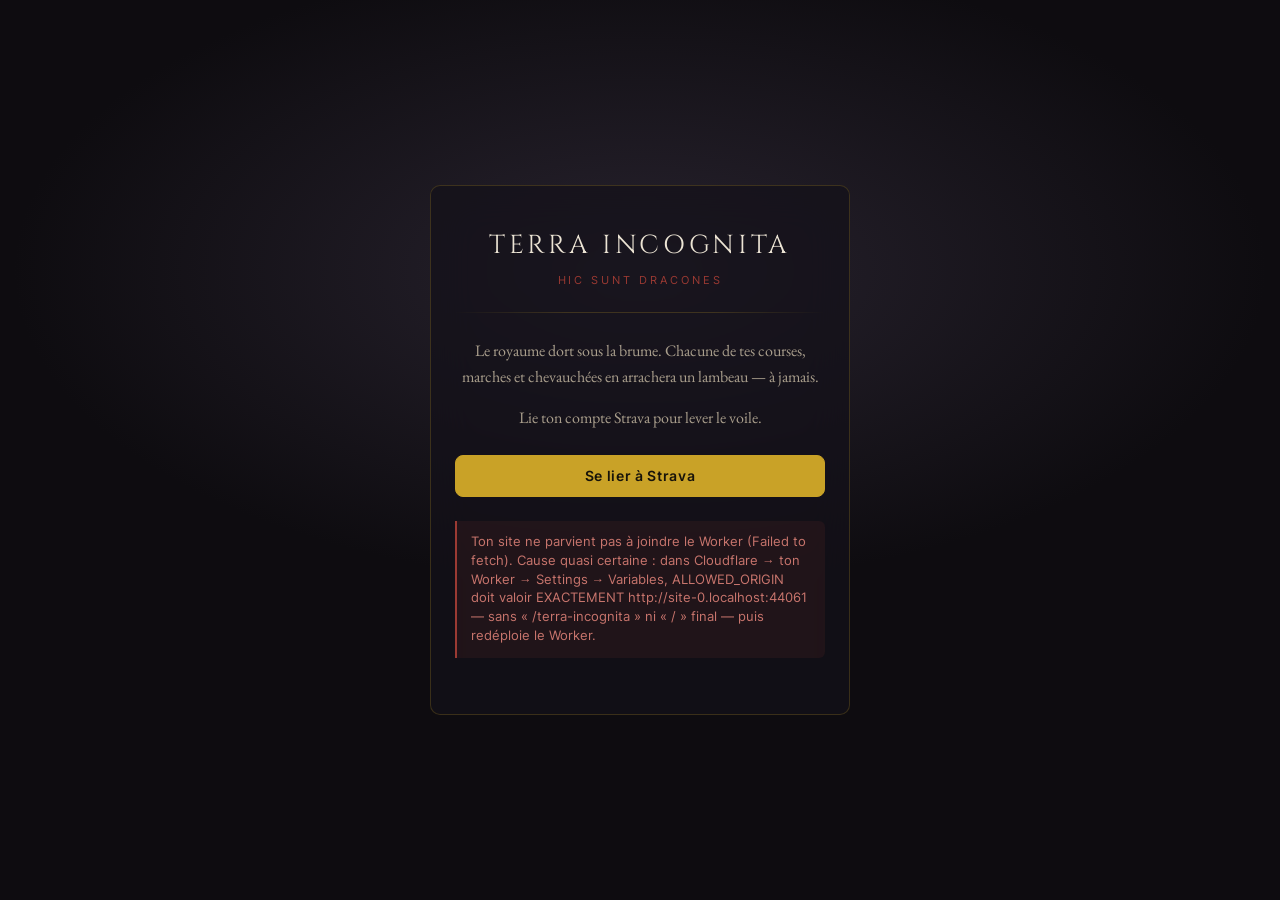
<file: index.html>
<!DOCTYPE html>
<html lang="fr">
<head>
  <meta charset="UTF-8">
  <meta name="viewport" content="width=device-width, initial-scale=1, viewport-fit=cover, user-scalable=no">
  <meta name="theme-color" content="#0E0C10">
  <title>Terra Incognita</title>
  <link rel="stylesheet" href="maplibre-gl.css">
  <link rel="stylesheet" href="theme.css?v=20260821h">
  <link rel="stylesheet" href="map.css?v=20260821h">
  <link rel="stylesheet" href="panels.css?v=20260821h">
</head>
<body>

  <!-- Ouverture : le parchemin se déroule -->
  <div id="loading">
    <h1>TERRA&nbsp;INCOGNITA</h1>
    <div class="load-sub">CHRONIQUES D'UN ARPENTEUR</div>
    <p class="load-hint">La carte s'éveille</p>
  </div>

  <!-- Liaison Strava -->
  <div id="connect" class="hidden">
    <div class="ornate">
      <span class="coin-bas"></span>
      <h1>TERRA INCOGNITA</h1>
      <div class="devise">HIC SUNT DRACONES</div>
      <hr class="filet">
      <p>Le royaume dort sous la brume. Chacune de tes courses, marches
      et chevauchées en arrachera un lambeau — à jamais.</p>
      <p>Lie ton compte Strava pour lever le voile.</p>
      <button id="btn-connect" class="btn plein">Se lier à Strava</button>
      <p id="connect-diag" class="diag hidden"></p>
    </div>
  </div>

  <!-- Carte -->
  <div id="map"></div>
  <div id="paper"></div>
  <div id="vignette"></div>

  <!-- HUD haut -->
  <div id="hud-top">
    <div id="hud-niveau"><b id="seal-level">1</b><span>rang</span></div>
    <div id="hud-mid">
      <span id="hud-xp-text"><b>Explorateur</b><span id="hud-xp-val">0 / 150 XP</span></span>
      <div class="jauge"><div id="hud-xp-fill"></div><i></i></div>
    </div>
    <button id="hud-france-box" title="Changer de mesure">
      <span id="hud-france">0 %</span>
      <small id="hud-france-lib">France</small>
    </button>
  </div>

  <!-- Cartouche du département courant -->
  <div id="hud-dept" class="ornate hidden">
    <span class="coin-bas"></span>
    <div id="hud-dept-name">—</div>
    <div id="hud-dept-line">
      <span id="hud-dept-status">Terra Incognita</span> · <span id="hud-dept-pct">0 %</span>
    </div>
    <div class="jauge"><div id="hud-dept-fill"></div><i></i></div>
  </div>

  <!-- Rose des vents -->
  <!-- Afficher / masquer les hauts lieux sur la carte -->
  <button id="btn-poi-toggle" aria-pressed="true" title="Masquer les hauts lieux">
    <svg viewBox="0 0 24 24" aria-hidden="true">
      <path d="M12 21s7-6.3 7-11a7 7 0 10-14 0c0 4.7 7 11 7 11z"/>
      <circle cx="12" cy="10" r="2.6"/>
      <path class="barre" d="M4 20L20 4"/>
    </svg>
  </button>

  <svg id="compass" viewBox="0 0 76 76" aria-hidden="true">
    <circle cx="38" cy="38" r="35" fill="rgba(238,229,205,.42)" stroke="#3B2F23" stroke-width="1.1"/>
    <circle cx="38" cy="38" r="30.5" fill="none" stroke="#8B7355" stroke-width=".7"/>
    <circle cx="38" cy="38" r="27" fill="none" stroke="#8B7355" stroke-width=".4" stroke-dasharray="1 2.4"/>
    <g>
      <path d="M38 12 L34 34 L38 38 Z" fill="#a33b36"/><path d="M38 12 L42 34 L38 38 Z" fill="#6a2320"/>
      <path d="M38 64 L34 42 L38 38 Z" fill="#4a3b28"/><path d="M38 64 L42 42 L38 38 Z" fill="#2c2115"/>
      <path d="M12 38 L34 34 L38 38 L34 42 Z" fill="#3B2F23"/>
      <path d="M64 38 L42 34 L38 38 L42 42 Z" fill="#3B2F23"/>
      <path d="M20 20 L34 34 L38 38 L29 29 Z M56 20 L42 34 L38 38 L47 29 Z M20 56 L34 42 L38 38 L29 47 Z M56 56 L42 42 L38 38 L47 47 Z" fill="#B8934A"/>
      <path d="M38 12 L36 25 L38 27 L40 25 Z" fill="#E3B341" opacity=".7"/>
    </g>
    <circle cx="38" cy="38" r="2.6" fill="#B8934A" stroke="#3B2F23" stroke-width=".7"/>
    <text x="38" y="9.5" text-anchor="middle" font-size="8.5" fill="#3B2F23"
          font-family="Cinzel, serif" font-weight="700">N</text>
  </svg>

  <!-- Bandeau de synchronisation -->
  <div id="sync-banner"></div>

  <!-- Panneaux (l'onglet Carte n'ouvre aucun panneau : il les ferme tous) -->
  <section id="panel-codex" class="panel">
    <header><h2>Codex des lieux</h2>
      <button class="fermer" data-close>Fermer</button></header>
    <div class="contenu">
      <div id="codex-stats"></div>
      <div id="codex-filtres"></div>
      <div id="codex-grille"></div>
      <p class="empty" id="codex-vide">Les hauts lieux du royaume — forteresses, cimes,
      sanctuaires — apparaîtront ici à mesure que tes chevauchées passeront
      à moins de 150 m d'eux.</p>
    </div>
  </section>

  <section id="panel-journal" class="panel">
    <header><h2>Journal d'expédition</h2>
      <button class="fermer" data-close>Fermer</button></header>
    <div class="contenu"><div id="journal-list"></div></div>
  </section>

  <section id="panel-hautsfaits" class="panel">
    <header><h2>Hauts faits</h2>
      <button class="fermer" data-close>Fermer</button></header>
    <div class="contenu">
      <div id="domaine-bloc"></div>
      <div id="faits-stats"></div>
      <div id="faits-liste"></div>
    </div>
  </section>

  <section id="panel-reglages" class="panel">
    <header><h2>Réglages</h2>
      <button class="fermer" data-close>Fermer</button></header>
    <div class="contenu">
      <div class="reglage">
        <div class="lib">Synchroniser maintenant
          <small>Relève les nouvelles sorties Strava</small></div>
        <button id="btn-sync" class="btn plein">Synchroniser</button>
      </div>
      <div class="reglage">
        <div class="lib">Tracés haute précision
          <small>Un appel Strava par activité : plus fidèle, mais épuise le quota plus vite</small></div>
        <input type="checkbox" id="opt-hires">
      </div>
      <div class="reglage">
        <div class="lib">Repérer les hauts lieux
          <small id="poi-etat">Passe tes sorties au crible des forteresses, cimes et sanctuaires</small></div>
        <button id="btn-poiscan" class="btn secondaire">Repérer</button>
      </div>
      <div class="reglage">
        <div class="lib">Sauvegarde en ligne
          <small id="nuage-etat">Ton royaume est enregistré automatiquement</small></div>
        <button id="btn-nuage" class="btn secondaire">Sauvegarder</button>
      </div>
      <div class="reglage">
        <div class="lib">Récupérer le royaume
          <small>Recharge la dernière sauvegarde en ligne — utile sur un nouvel appareil</small></div>
        <button id="btn-nuage-lire" class="btn secondaire">Récupérer</button>
      </div>
      <div class="reglage">
        <div class="lib">Copie de secours
          <small>Un fichier sur ton appareil, en plus de la sauvegarde en ligne</small></div>
        <button id="btn-export" class="btn secondaire">Exporter</button>
      </div>
      <div class="reglage">
        <div class="lib">Restaurer depuis un fichier</div>
        <label class="btn secondaire">Importer<input type="file" id="file-import"
          accept="application/json" style="display:none"></label>
      </div>
      <div class="reglage">
        <div class="lib">Réimport complet
          <small>Efface la progression locale puis relit tout l'historique Strava</small></div>
        <button id="btn-resync" class="btn danger">Réimporter</button>
      </div>
      <div class="reglage">
        <div class="lib">Rejouer la cinématique
          <small>La grande révélation, du premier pas à aujourd'hui</small></div>
        <button id="btn-cine" class="btn">Rejouer</button>
      </div>
      <div class="reglage">
        <div class="lib">Se délier de Strava
          <small>La progression locale est conservée</small></div>
        <button id="btn-logout" class="btn danger">Se délier</button>
      </div>
      <p class="note-lot">Relief : Mapzen / AWS Terrain Tiles · Contours : Natural Earth
        &amp; france-geojson · Lots 1 à 3.</p>
    </div>
  </section>

  <!-- Fiche département -->
  <div id="dept-panel" class="sheet ornate">
    <span class="coin-bas"></span>
    <button class="fermer" data-close>✕</button>
    <h3 id="dp-name">—</h3>
    <div class="statut" id="dp-status">—</div>
    <div class="gros-pct" id="dp-pct">0 %</div>
    <div class="detail" id="dp-cells">—</div>
    <div class="jauge"><div id="dp-fill"></div><i></i></div>
  </div>

  <!-- Barre d'onglets -->
  <nav id="tabbar">
    <button class="tab active" data-panel="panel-carte" aria-label="Carte">
      <svg viewBox="0 0 24 24"><path d="M3 6l6-2 6 2 6-2v14l-6 2-6-2-6 2z"/><path d="M9 4v14M15 6v14"/></svg>
      Carte</button>
    <button class="tab" data-panel="panel-codex" aria-label="Codex">
      <svg viewBox="0 0 24 24"><path d="M5 4h13v16H5z"/><path d="M8 4v16M11 9h5M11 13h5"/></svg>
      Codex</button>
    <button class="tab" data-panel="panel-journal" aria-label="Journal">
      <svg viewBox="0 0 24 24"><path d="M17 4l3 3-10 10-4 1 1-4z"/><path d="M4 21h16"/></svg>
      Journal</button>
    <button class="tab" data-panel="panel-hautsfaits" aria-label="Hauts faits">
      <svg viewBox="0 0 24 24"><path d="M7 4h10v5a5 5 0 01-10 0z"/><path d="M7 6H4a3 3 0 003 4M17 6h3a3 3 0 01-3 4M10 20h4M12 14v6"/></svg>
      Hauts faits</button>
    <button class="tab" data-panel="panel-reglages" aria-label="Réglages">
      <svg viewBox="0 0 24 24"><circle cx="12" cy="12" r="3"/><path d="M12 3v3M12 18v3M3 12h3M18 12h3M5.6 5.6l2.1 2.1M16.3 16.3l2.1 2.1M18.4 5.6l-2.1 2.1M7.7 16.3l-2.1 2.1"/></svg>
      Réglages</button>
  </nav>

  <div id="toast" role="status"></div>

  <!-- Cinématique de révélation (Lot 3) -->
  <div id="cine-overlay" class="hidden">
    <div class="cine-bande haut"></div>
    <div class="cine-bande bas"></div>

    <!-- Carton d'ouverture -->
    <div id="cine-carton" class="cine-carte-plein">
      <div class="cc-filet"></div>
      <h2>Terra Incognita</h2>
      <div class="cc-sous">Hic sunt dracones</div>
      <div class="cc-filet"></div>
      <p id="cine-carton-txt"></p>
    </div>

    <!-- Cartouche de scène -->
    <div class="cine-haut">
      <div id="cine-date"></div>
      <div id="cine-titre"></div>
    </div>

    <div id="cine-lieu" class="hidden"></div>

    <div class="cine-bas">
      <div id="cine-pct"></div>
      <div class="cine-barre"><div id="cine-jauge"></div></div>
    </div>
    <button id="cine-passer">passer</button>

    <!-- Carton de clôture -->
    <div id="cine-final" class="cine-carte-plein hidden">
      <div class="cc-filet"></div>
      <h2>Ton royaume</h2>
      <div class="cc-filet"></div>
      <div id="cine-final-chiffres"></div>
      <div class="cc-sceau">⚜</div>
    </div>
  </div>

  <!-- Annonce d'un haut fait (Lot 3) -->
  <div id="fait-annonce" class="hidden">
    <div class="fa-sceau"></div>
    <div class="fa-sur">Haut fait accompli</div>
    <div class="fa-titre"></div>
    <div class="fa-xp"></div>
  </div>

  <!-- Fiche d'un haut lieu (Lot 2) -->
  <div id="poi-fiche" class="hidden">
    <div class="fiche-carte">
      <button class="fermer" id="fiche-fermer">✕</button>
      <div class="fiche-glyphe"></div>
      <h3 class="fiche-nom"></h3>
      <p class="fiche-sous"></p>
      <div class="fiche-lore"></div>
      <p class="fiche-fait"></p>
      <p class="fiche-attrib"></p>
    </div>
  </div>

  <script src="maplibre-gl.js"></script>
  <script src="h3-js.umd.js"></script>
  <script src="config.js?v=20260821h"></script>
  <script src="db.js?v=20260821h"></script>
  <script src="strava.js?v=20260821h"></script>
  <script src="h3grid.js?v=20260821h"></script>
  <script src="progress.js?v=20260821h"></script>
  <script src="fog.js?v=20260821h"></script>
  <script src="ui.js?v=20260821h"></script>
  <script src="poi.js?v=20260821h"></script>
  <script src="lore.js?v=20260821h"></script>
  <script src="codex.js?v=20260821h"></script>
  <script src="nuage.js?v=20260821h"></script>
  <script src="local.js?v=20260821h"></script>
  <script src="cartographie.js?v=20260821h"></script>
  <script src="feats.js?v=20260821h"></script>
  <script src="cinematic.js?v=20260821h"></script>
  <script src="app.js?v=20260821h"></script>
</body>
</html>
</file>
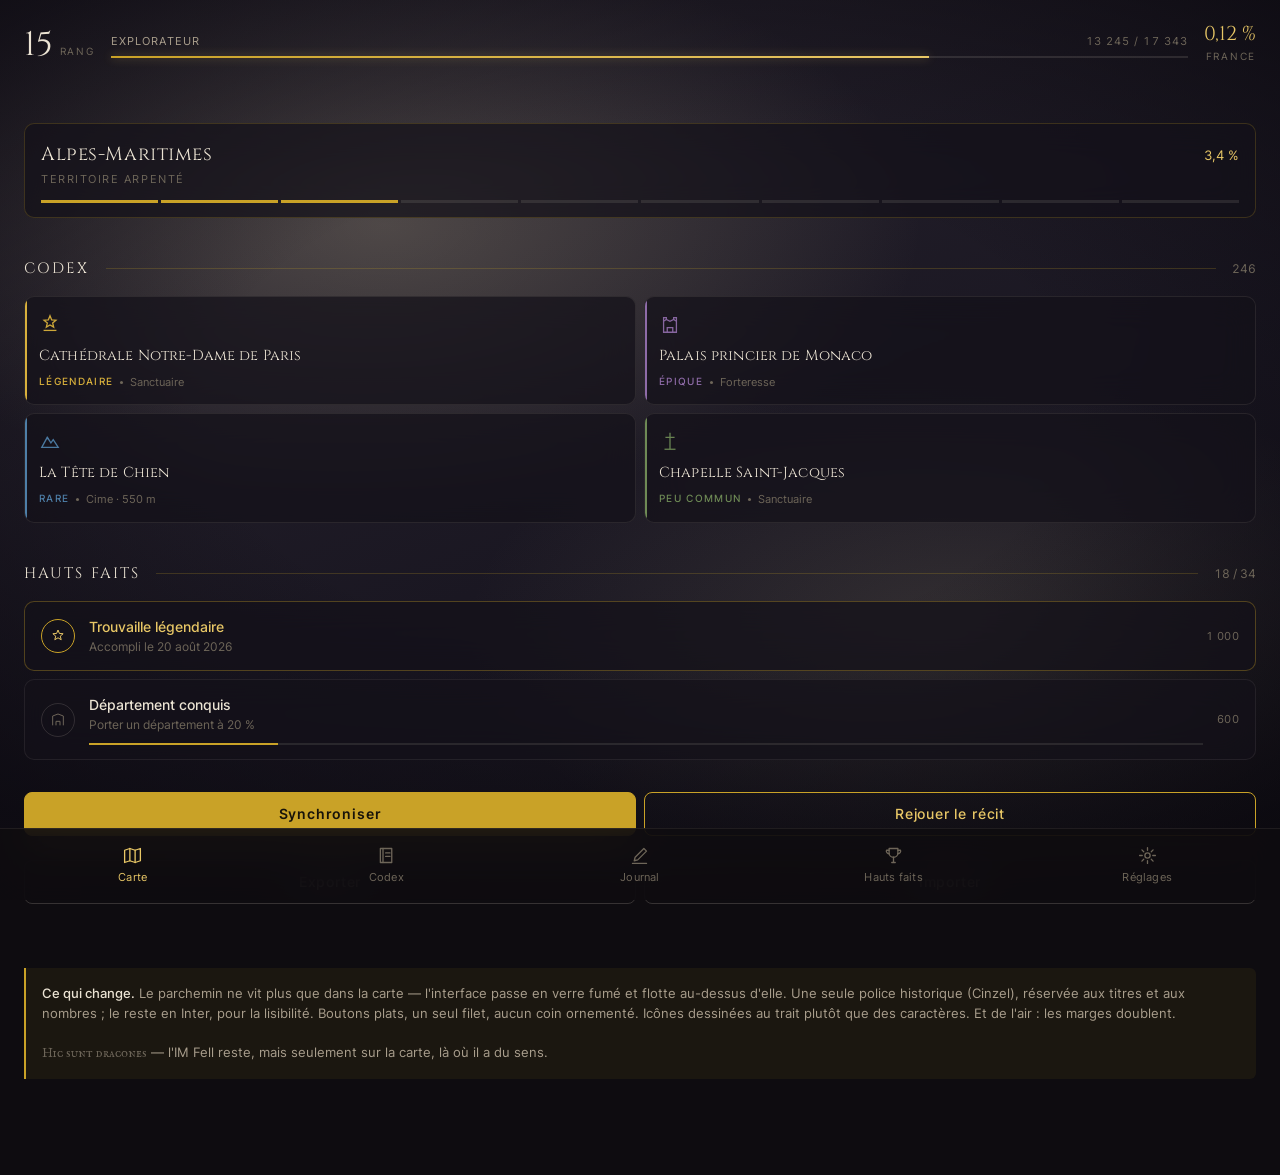
<file: apercu-da.html>
<!DOCTYPE html>
<html lang="fr">
<head>
<meta charset="utf-8">
<meta name="viewport" content="width=device-width, initial-scale=1, viewport-fit=cover">
<title>Terra Incognita — nouvelle direction</title>
<style>
@font-face { font-family:'Cinzel'; src:url('cinzel.woff2') format('woff2'); font-display:swap; }
@font-face { font-family:'Inter'; src:url('inter-400.woff2') format('woff2'); font-weight:400; font-display:swap; }
@font-face { font-family:'Inter'; src:url('inter-500.woff2') format('woff2'); font-weight:500; font-display:swap; }
@font-face { font-family:'Inter'; src:url('inter-600.woff2') format('woff2'); font-weight:600; font-display:swap; }
@font-face { font-family:'IM Fell'; src:url('imfell.woff2') format('woff2'); font-display:swap; }

/* ─────────── Jetons ───────────
   Le parchemin ne vit plus que dans la CARTE.
   L'interface est de l'obsidienne fumée : elle flotte au-dessus
   du sujet au lieu de le recouvrir. */
:root {
  --obs-900:#0E0C10;  --obs-800:#16131A;  --obs-700:#1E1A24;
  --voile: rgba(20,17,26,.72);
  --os:    #ECE4D4;   --os-2:#A99E8C;     --os-3:#6E6659;
  --or:    #C9A227;   --or-clair:#E8C766;
  --sang:  #9B3A33;
  --trait: rgba(201,162,39,.22);
  --r: 10px;
  --e1: 4px; --e2: 8px; --e3: 16px; --e4: 24px; --e5: 40px;
}
* { box-sizing:border-box; -webkit-tap-highlight-color:transparent; }
body {
  margin:0; background:var(--obs-900); color:var(--os);
  font-family:'Inter',system-ui,sans-serif; font-size:15px; line-height:1.5;
  padding-bottom:96px;
}
.faux-carte {
  position:fixed; inset:0; z-index:0;
  background:
    radial-gradient(ellipse 60% 45% at 30% 25%, rgba(180,168,140,.30), transparent 70%),
    radial-gradient(ellipse 55% 40% at 75% 70%, rgba(150,140,120,.22), transparent 70%),
    linear-gradient(160deg,#2A2530,#191621 60%,#121016);
}
.faux-carte::after {
  content:''; position:absolute; inset:0;
  background:radial-gradient(ellipse 75% 60% at 50% 45%, transparent 45%, rgba(10,8,14,.75));
}
.page { position:relative; z-index:1; }

/* ─────────── En-tête de progression ───────────
   Plus de médaillon-badge en relief : un chiffre, une ligne,
   et la respiration autour. */
.entete {
  display:flex; align-items:center; gap:var(--e3);
  padding:calc(var(--e4) + env(safe-area-inset-top)) var(--e4) var(--e3);
}
.niveau { display:flex; align-items:baseline; gap:6px; }
.niveau b {
  font-family:'Cinzel',serif; font-weight:400; font-size:34px;
  line-height:1; color:var(--os); letter-spacing:.01em;
}
.niveau span {
  font-size:10px; letter-spacing:.18em; text-transform:uppercase;
  color:var(--os-3);
}
.prog { flex:1; min-width:0; }
.prog-h {
  display:flex; justify-content:space-between; align-items:baseline;
  font-size:11px; letter-spacing:.1em; text-transform:uppercase;
  color:var(--os-2); margin-bottom:7px;
}
.prog-h em { font-style:normal; color:var(--os-3); font-variant-numeric:tabular-nums; }
.rail { height:2px; background:rgba(236,228,212,.12); position:relative; }
.rail i {
  position:absolute; inset:0 auto 0 0; width:76%;
  background:linear-gradient(90deg,var(--or),var(--or-clair));
  box-shadow:0 0 10px rgba(232,199,102,.45);
}
.france {
  text-align:right;
}
.france b {
  display:block; font-family:'Cinzel',serif; font-weight:400;
  font-size:20px; line-height:1; color:var(--or-clair);
  font-variant-numeric:tabular-nums;
}
.france span {
  font-size:9.5px; letter-spacing:.18em; text-transform:uppercase; color:var(--os-3);
}

/* ─────────── Cartouche de contrée ───────────
   Verre fumé, un seul filet, aucun ornement d'angle. */
.contree {
  margin:var(--e5) var(--e4) 0; padding:var(--e3) var(--e3) 14px;
  background:var(--voile); backdrop-filter:blur(16px) saturate(1.1);
  -webkit-backdrop-filter:blur(16px) saturate(1.1);
  border:1px solid var(--trait); border-radius:var(--r);
}
.contree-h { display:flex; justify-content:space-between; align-items:baseline; }
.contree-nom {
  font-family:'Cinzel',serif; font-weight:400; font-size:19px; letter-spacing:.03em;
}
.contree-pct { font-size:13px; color:var(--or-clair); font-variant-numeric:tabular-nums; }
.contree-statut {
  font-size:11px; letter-spacing:.14em; text-transform:uppercase;
  color:var(--os-3); margin:3px 0 12px;
}
.jalons { display:flex; gap:3px; }
.jalons i { flex:1; height:3px; background:rgba(236,228,212,.10); }
.jalons i.on { background:var(--or); }

/* ─────────── Section ─────────── */
.section { padding:var(--e5) var(--e4) 0; }
.section-h {
  display:flex; align-items:center; gap:var(--e3);
  margin-bottom:var(--e3);
}
.section-h h2 {
  margin:0; font-family:'Cinzel',serif; font-weight:400;
  font-size:15px; letter-spacing:.14em; text-transform:uppercase; color:var(--os);
}
.section-h .filet { flex:1; height:1px; background:var(--trait); }
.section-h .cpt { font-size:12px; color:var(--os-3); font-variant-numeric:tabular-nums; }

/* ─────────── Cartes du Codex ───────────
   La rareté n'est plus une barre colorée collée en haut :
   c'est une pastille discrète et un liseré de bord. */
.grille { display:grid; grid-template-columns:1fr 1fr; gap:var(--e2); }
.lieu {
  position:relative; padding:var(--e3) 14px 14px;
  background:var(--voile); backdrop-filter:blur(16px);
  -webkit-backdrop-filter:blur(16px);
  border:1px solid rgba(236,228,212,.09); border-radius:var(--r);
  overflow:hidden; transition:border-color .2s, transform .2s;
}
.lieu::before {
  content:''; position:absolute; left:0; top:0; bottom:0; width:2px;
  background:var(--rc);
}
.lieu:active { transform:scale(.985); }
.lieu .ic { width:22px; height:22px; color:var(--rc); opacity:.95; }
.lieu .ic svg { width:100%; height:100%; fill:none; stroke:currentColor; stroke-width:1.4; }
.lieu h3 {
  margin:12px 0 0; font-family:'Cinzel',serif; font-weight:400;
  font-size:14.5px; line-height:1.3; letter-spacing:.01em; color:var(--os);
}
.lieu .meta {
  margin-top:8px; display:flex; align-items:center; gap:7px;
  font-size:11px; color:var(--os-3);
}
.lieu .rar {
  font-size:9.5px; letter-spacing:.14em; text-transform:uppercase;
  color:var(--rc); font-weight:500;
}
.pt { width:3px; height:3px; border-radius:50%; background:var(--os-3); }

/* ─────────── Hauts faits ─────────── */
.fait {
  display:flex; gap:14px; align-items:center; padding:14px var(--e3);
  background:var(--voile); backdrop-filter:blur(16px);
  -webkit-backdrop-filter:blur(16px);
  border:1px solid rgba(236,228,212,.08); border-radius:var(--r);
  margin-bottom:var(--e2);
}
.fait.acquis { border-color:rgba(201,162,39,.34); }
.fait .sc {
  flex:0 0 34px; height:34px; display:flex; align-items:center; justify-content:center;
  border:1px solid rgba(236,228,212,.14); border-radius:50%;
  color:var(--os-3);
}
.fait.acquis .sc { border-color:var(--or); color:var(--or-clair); }
.fait .sc svg { width:16px; height:16px; fill:none; stroke:currentColor; stroke-width:1.5; }
.fait .co { flex:1; min-width:0; }
.fait .ti { font-size:14px; font-weight:500; color:var(--os); }
.fait.acquis .ti { color:var(--or-clair); }
.fait .cd { font-size:12px; color:var(--os-3); margin-top:1px; }
.fait .jr { height:2px; background:rgba(236,228,212,.10); margin-top:9px; }
.fait .jr i { display:block; height:100%; background:var(--or); }
.fait .xp {
  font-size:11px; color:var(--os-3); font-variant-numeric:tabular-nums;
  letter-spacing:.04em;
}

/* ─────────── Boutons ───────────
   Plus aucun dégradé, plus aucun biseau. */
.actions { display:flex; gap:var(--e2); padding:var(--e4); }
.btn {
  flex:1; padding:13px 18px; border-radius:8px; border:1px solid var(--or);
  background:transparent; color:var(--or-clair);
  font-family:'Inter',sans-serif; font-size:13.5px; font-weight:500;
  letter-spacing:.06em; cursor:pointer; transition:background .18s;
}
.btn:active { background:rgba(201,162,39,.14); }
.btn.plein { background:var(--or); border-color:var(--or); color:#17130A; font-weight:600; }
.btn.plein:active { background:var(--or-clair); }
.btn.discret { border-color:rgba(236,228,212,.18); color:var(--os-2); }

/* ─────────── Barre d'onglets ───────────
   Icônes dessinées, libellés en minuscules, hauteur respirable. */
.onglets {
  position:fixed; left:0; right:0; bottom:0; z-index:5;
  display:flex; padding:10px 6px calc(10px + env(safe-area-inset-bottom));
  background:rgba(14,12,16,.86); backdrop-filter:blur(20px);
  -webkit-backdrop-filter:blur(20px);
  border-top:1px solid rgba(236,228,212,.08);
}
.ong {
  flex:1; display:flex; flex-direction:column; align-items:center; gap:5px;
  background:none; border:none; padding:6px 0;
  color:var(--os-3); font-family:'Inter',sans-serif; font-size:10.5px;
  letter-spacing:.02em; cursor:pointer;
}
.ong svg { width:21px; height:21px; fill:none; stroke:currentColor; stroke-width:1.5;
  stroke-linecap:round; stroke-linejoin:round; }
.ong.on { color:var(--or-clair); }

.note {
  margin:var(--e5) var(--e4) 0; padding:var(--e3);
  border-left:2px solid var(--or); background:rgba(201,162,39,.07);
  font-size:13px; color:var(--os-2); border-radius:0 6px 6px 0;
}
.note b { color:var(--os); font-weight:500; }
.sign { font-family:'IM Fell',serif; color:var(--os-3); font-size:13px; }
</style>
</head>
<body>
<div class="faux-carte"></div>
<div class="page">

  <div class="entete">
    <div class="niveau"><b>15</b><span>rang</span></div>
    <div class="prog">
      <div class="prog-h"><span>Explorateur</span><em>13 245 / 17 343</em></div>
      <div class="rail"><i></i></div>
    </div>
    <div class="france"><b>0,12 %</b><span>France</span></div>
  </div>

  <div class="contree">
    <div class="contree-h">
      <div class="contree-nom">Alpes-Maritimes</div>
      <div class="contree-pct">3,4 %</div>
    </div>
    <div class="contree-statut">Territoire arpenté</div>
    <div class="jalons">
      <i class="on"></i><i class="on"></i><i class="on"></i><i></i><i></i>
      <i></i><i></i><i></i><i></i><i></i>
    </div>
  </div>

  <div class="section">
    <div class="section-h"><h2>Codex</h2><div class="filet"></div><div class="cpt">246</div></div>
    <div class="grille">
      <div class="lieu" style="--rc:#D8B03C">
        <div class="ic"><svg viewBox="0 0 24 24"><path d="M12 3l1.8 4.4 4.7.4-3.6 3 1.1 4.6L12 13l-4 2.4 1.1-4.6-3.6-3 4.7-.4z"/><path d="M5 19h14"/></svg></div>
        <h3>Cathédrale Notre-Dame de Paris</h3>
        <div class="meta"><span class="rar">Légendaire</span><i class="pt"></i><span>Sanctuaire</span></div>
      </div>
      <div class="lieu" style="--rc:#8E6BA8">
        <div class="ic"><svg viewBox="0 0 24 24"><path d="M5 21V9l3-2 4 2 4-2 3 2v12z"/><path d="M9 21v-5h6v5"/><path d="M5 9V5h3v2M16 7V5h3v4"/></svg></div>
        <h3>Palais princier de Monaco</h3>
        <div class="meta"><span class="rar">Épique</span><i class="pt"></i><span>Forteresse</span></div>
      </div>
      <div class="lieu" style="--rc:#4E7FA8">
        <div class="ic"><svg viewBox="0 0 24 24"><path d="M3 19l6-11 4 6 2.5-3.5L21 19z"/><path d="M9 8l1.5 2.5"/></svg></div>
        <h3>La Tête de Chien</h3>
        <div class="meta"><span class="rar">Rare</span><i class="pt"></i><span>Cime · 550 m</span></div>
      </div>
      <div class="lieu" style="--rc:#6E8A55">
        <div class="ic"><svg viewBox="0 0 24 24"><path d="M12 3v18M7 8h10"/><path d="M6 21h12"/></svg></div>
        <h3>Chapelle Saint-Jacques</h3>
        <div class="meta"><span class="rar">Peu commun</span><i class="pt"></i><span>Sanctuaire</span></div>
      </div>
    </div>
  </div>

  <div class="section">
    <div class="section-h"><h2>Hauts faits</h2><div class="filet"></div><div class="cpt">18 / 34</div></div>
    <div class="fait acquis">
      <div class="sc"><svg viewBox="0 0 24 24"><path d="M12 3l2.1 5.2 5.6.4-4.3 3.6 1.4 5.4L12 14.7 7.2 17.6l1.4-5.4-4.3-3.6 5.6-.4z"/></svg></div>
      <div class="co">
        <div class="ti">Trouvaille légendaire</div>
        <div class="cd">Accompli le 20 août 2026</div>
      </div>
      <div class="xp">1 000</div>
    </div>
    <div class="fait">
      <div class="sc"><svg viewBox="0 0 24 24"><path d="M4 20V6l8-3 8 3v14"/><path d="M9 20v-6h6v6"/></svg></div>
      <div class="co">
        <div class="ti">Département conquis</div>
        <div class="cd">Porter un département à 20 %</div>
        <div class="jr"><i style="width:17%"></i></div>
      </div>
      <div class="xp">600</div>
    </div>
  </div>

  <div class="actions">
    <button class="btn plein">Synchroniser</button>
    <button class="btn">Rejouer le récit</button>
  </div>
  <div class="actions" style="padding-top:0">
    <button class="btn discret">Exporter</button>
    <button class="btn discret">Importer</button>
  </div>

  <div class="note">
    <b>Ce qui change.</b> Le parchemin ne vit plus que dans la carte — l'interface
    passe en verre fumé et flotte au-dessus d'elle. Une seule police historique
    (Cinzel), réservée aux titres et aux nombres ; le reste en Inter, pour la
    lisibilité. Boutons plats, un seul filet, aucun coin ornementé. Icônes dessinées
    au trait plutôt que des caractères. Et de l'air : les marges doublent.<br><br>
    <span class="sign">Hic sunt dracones</span> — l'IM Fell reste, mais seulement
    sur la carte, là où il a du sens.
  </div>
</div>

<nav class="onglets">
  <button class="ong on">
    <svg viewBox="0 0 24 24"><path d="M3 6l6-2 6 2 6-2v14l-6 2-6-2-6 2z"/><path d="M9 4v14M15 6v14"/></svg>
    Carte</button>
  <button class="ong">
    <svg viewBox="0 0 24 24"><path d="M5 4h13v16H5z"/><path d="M8 4v16M11 9h5M11 13h5"/></svg>
    Codex</button>
  <button class="ong">
    <svg viewBox="0 0 24 24"><path d="M17 4l3 3-10 10-4 1 1-4z"/><path d="M4 21h16"/></svg>
    Journal</button>
  <button class="ong">
    <svg viewBox="0 0 24 24"><path d="M7 4h10v5a5 5 0 01-10 0z"/><path d="M7 6H4a3 3 0 003 4M17 6h3a3 3 0 01-3 4M10 20h4M12 14v6"/></svg>
    Hauts faits</button>
  <button class="ong">
    <svg viewBox="0 0 24 24"><circle cx="12" cy="12" r="3"/><path d="M12 3v3M12 18v3M3 12h3M18 12h3M5.6 5.6l2.1 2.1M16.3 16.3l2.1 2.1M18.4 5.6l-2.1 2.1M7.7 16.3l-2.1 2.1"/></svg>
    Réglages</button>
</nav>
</body>
</html>
</file>
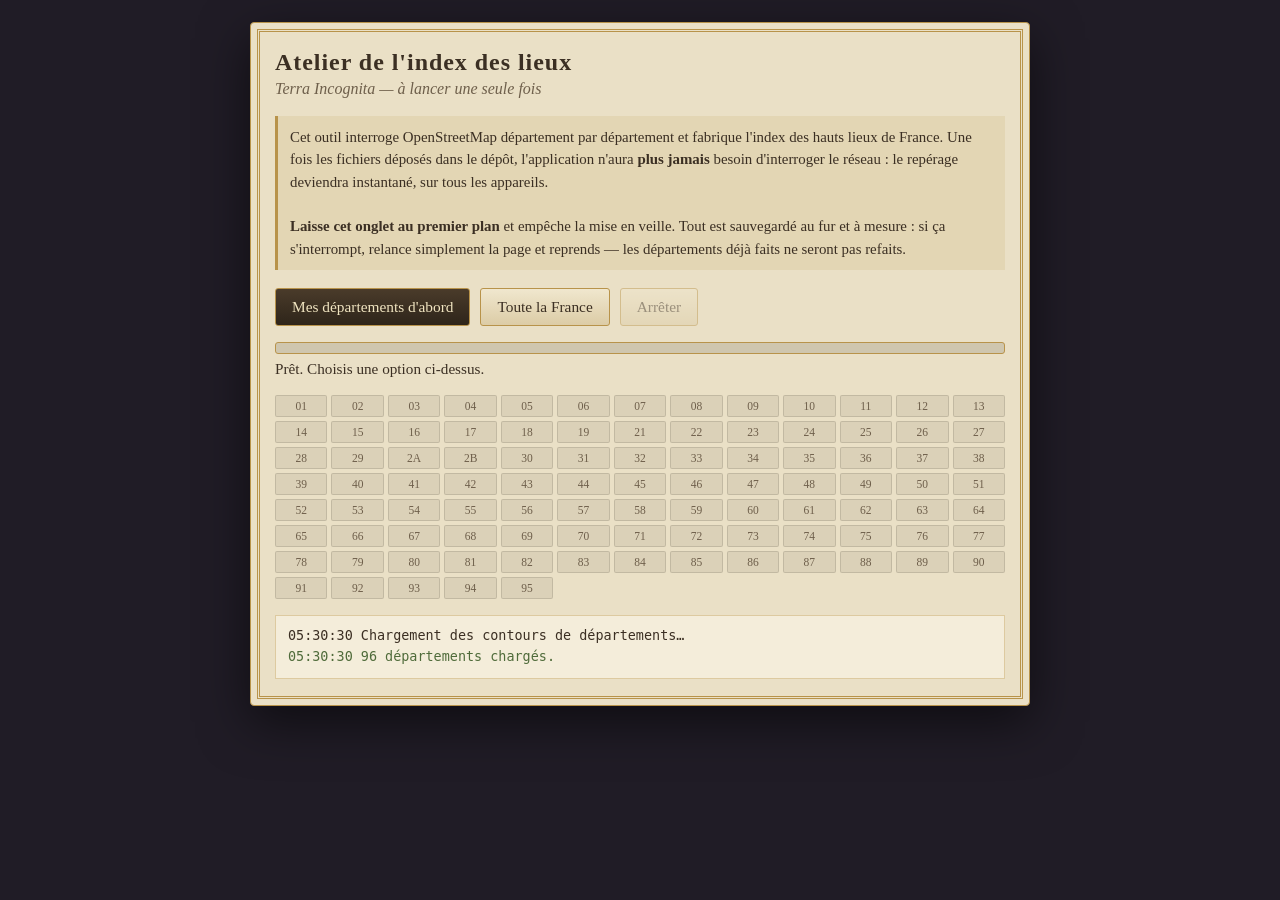
<file: outil-index.html>
<!DOCTYPE html>
<html lang="fr">
<head>
<meta charset="utf-8">
<meta name="viewport" content="width=device-width, initial-scale=1">
<title>Terra Incognita — Atelier de l'index des lieux</title>
<style>
  :root {
    --parchemin: #EAE0C6; --encre: #3B2F23; --pale: #6E5F4B;
    --or: #B8934A; --or-vif: #E3B341; --sang: #7A2E2B; --vert: #4F6B3A;
  }
  * { box-sizing: border-box; }
  body {
    margin: 0; padding: 22px 18px 60px;
    background: #201C26; color: var(--encre);
    font-family: Georgia, 'Times New Roman', serif;
  }
  .feuille {
    max-width: 780px; margin: 0 auto; padding: 26px 24px;
    background: var(--parchemin); border: 1px solid var(--or);
    outline: 3px double var(--or); outline-offset: -10px; border-radius: 4px;
    box-shadow: 0 16px 50px rgba(0,0,0,.55);
  }
  h1 { margin: 0 0 4px; font-size: 1.5rem; letter-spacing: .04em; }
  .sous { color: var(--pale); font-style: italic; margin-bottom: 18px; }
  .avert {
    background: rgba(184,147,74,.14); border-left: 3px solid var(--or);
    padding: 10px 12px; margin-bottom: 18px; font-size: .93rem; line-height: 1.5;
  }
  .choix { display: flex; gap: 10px; flex-wrap: wrap; margin-bottom: 16px; }
  button {
    font-family: inherit; font-size: .96rem; padding: 9px 16px;
    border: 1px solid var(--or); border-radius: 3px; cursor: pointer;
    background: linear-gradient(#F0E7CE, #DCCCA6); color: var(--encre);
  }
  button.principal { background: linear-gradient(#4A3B2A, #2E251A); color: #F0E4C0; }
  button:disabled { opacity: .45; cursor: not-allowed; }
  .barre-fond {
    height: 12px; background: rgba(59,47,35,.15); border: 1px solid var(--or);
    border-radius: 3px; overflow: hidden; margin: 14px 0 6px;
  }
  #jauge { height: 100%; width: 0; background: linear-gradient(90deg, var(--or), var(--or-vif)); transition: width .3s; }
  #etat { font-size: .95rem; min-height: 1.4em; }
  #chiffres { color: var(--pale); font-size: .88rem; margin-top: 2px; }
  #journal {
    margin-top: 16px; max-height: 260px; overflow-y: auto;
    background: rgba(255,252,240,.5); border: 1px solid rgba(184,147,74,.4);
    padding: 10px 12px; font-size: .84rem; line-height: 1.55;
    font-family: ui-monospace, Menlo, Consolas, monospace;
  }
  #journal div.err { color: var(--sang); }
  #journal div.ok { color: var(--vert); }
  .grille {
    display: grid; grid-template-columns: repeat(auto-fill, minmax(52px, 1fr));
    gap: 4px; margin-top: 14px;
  }
  .case {
    text-align: center; font-size: .72rem; padding: 4px 2px; border-radius: 2px;
    background: rgba(59,47,35,.08); color: var(--pale);
    border: 1px solid rgba(59,47,35,.15);
  }
  .case.fait { background: var(--vert); color: #F0E4C0; border-color: #3A5029; }
  .case.encours { background: var(--or-vif); color: #3B2F23; border-color: var(--or); }
  .case.echec { background: var(--sang); color: #F0E4C0; border-color: #5A1F1D; }
  .fin {
    margin-top: 18px; padding: 14px; text-align: center;
    background: rgba(79,107,58,.12); border: 1px solid var(--vert); border-radius: 3px;
  }
  .fin.hidden { display: none; }
  code { background: rgba(59,47,35,.1); padding: 1px 5px; border-radius: 2px; }
</style>
</head>
<body>
<div class="feuille">
  <h1>Atelier de l'index des lieux</h1>
  <div class="sous">Terra Incognita — à lancer une seule fois</div>

  <div class="avert">
    Cet outil interroge OpenStreetMap département par département et fabrique
    l'index des hauts lieux de France. Une fois les fichiers déposés dans le dépôt,
    l'application n'aura <strong>plus jamais</strong> besoin d'interroger le réseau :
    le repérage deviendra instantané, sur tous les appareils.<br><br>
    <strong>Laisse cet onglet au premier plan</strong> et empêche la mise en veille.
    Tout est sauvegardé au fur et à mesure : si ça s'interrompt, relance simplement
    la page et reprends — les départements déjà faits ne seront pas refaits.
  </div>

  <div class="choix">
    <button id="btn-mes" class="principal">Mes départements d'abord</button>
    <button id="btn-france">Toute la France</button>
    <button id="btn-stop" disabled>Arrêter</button>
  </div>

  <div class="barre-fond"><div id="jauge"></div></div>
  <div id="etat">Prêt.</div>
  <div id="chiffres"></div>

  <div class="grille" id="grille"></div>
  <div id="journal"></div>

  <div class="fin hidden" id="fin">
    <div id="fin-txt"></div>
    <p><button id="btn-zip" class="principal">Télécharger l'index (zip)</button></p>
    <div style="font-size:.85rem;color:var(--pale)">
      Décompresse, puis dépose tous les fichiers <code>lieux-XX.json</code>
      et <code>lieux-index.json</code> à la racine du dépôt GitHub.
    </div>
  </div>
</div>

<script src="jszip.min.js"></script>
<script>
(function () {
  // ============================================================
  // Atelier d'index — interroge Overpass par département, avec
  // découpe adaptative (on ne subdivise que si la requête échoue),
  // reprise après interruption et sauvegarde permanente en base.
  // ============================================================
  const ENDPOINTS = [
    'https://overpass-api.de/api/interpreter',
    'https://overpass.kumi.systems/api/interpreter',
    'https://overpass.osm.ch/api/interpreter',
  ];
  const PAUSE_MS = 1200;     // politesse entre deux requêtes
  const TIMEOUT_S = 180;     // délai accordé à Overpass
  const TYPES = ['forteresse', 'tour', 'sanctuaire', 'vestiges',
    'cime', 'caverne', 'fanal', 'cascade'];

  const $ = (id) => document.getElementById(id);
  const dodo = (ms) => new Promise((r) => setTimeout(r, ms));
  let stop = false, depts = [], base = null;

  // ---------- petite base locale (reprise après coupure) -------
  function ouvrir() {
    return new Promise((res, rej) => {
      const rq = indexedDB.open('ti-atelier', 1);
      rq.onupgradeneeded = () => {
        const d = rq.result;
        if (!d.objectStoreNames.contains('depts'))
          d.createObjectStore('depts', { keyPath: 'code' });
      };
      rq.onsuccess = () => res(rq.result);
      rq.onerror = () => rej(rq.error);
    });
  }
  const lire = (code) => new Promise((res) => {
    const rq = base.transaction('depts').objectStore('depts').get(code);
    rq.onsuccess = () => res(rq.result); rq.onerror = () => res(null);
  });
  const ecrire = (obj) => new Promise((res, rej) => {
    const t = base.transaction('depts', 'readwrite');
    t.objectStore('depts').put(obj);
    t.oncomplete = res; t.onerror = () => rej(t.error);
  });
  const tout = () => new Promise((res) => {
    const rq = base.transaction('depts').objectStore('depts').getAll();
    rq.onsuccess = () => res(rq.result || []); rq.onerror = () => res([]);
  });

  // ---------- journal ------------------------------------------
  function dire(msg, cls) {
    const d = document.createElement('div');
    if (cls) d.className = cls;
    const h = new Date().toLocaleTimeString('fr-FR');
    d.textContent = h + '  ' + msg;
    $('journal').appendChild(d);
    $('journal').scrollTop = $('journal').scrollHeight;
  }

  // ---------- géométrie ----------------------------------------
  function bboxOf(geom) {
    let x1 = 180, y1 = 90, x2 = -180, y2 = -90;
    const parcours = (co) => {
      if (typeof co[0] === 'number') {
        if (co[0] < x1) x1 = co[0]; if (co[0] > x2) x2 = co[0];
        if (co[1] < y1) y1 = co[1]; if (co[1] > y2) y2 = co[1];
      } else for (const c of co) parcours(c);
    };
    parcours(geom.coordinates);
    return [y1, x1, y2, x2]; // S, W, N, E
  }
  function dansAnneau(lat, lng, anneau) {
    let dedans = false;
    for (let i = 0, j = anneau.length - 1; i < anneau.length; j = i++) {
      const xi = anneau[i][0], yi = anneau[i][1];
      const xj = anneau[j][0], yj = anneau[j][1];
      if (((yi > lat) !== (yj > lat)) &&
          (lng < (xj - xi) * (lat - yi) / (yj - yi) + xi)) dedans = !dedans;
    }
    return dedans;
  }
  function dansDept(lat, lng, geom) {
    const polys = geom.type === 'Polygon' ? [geom.coordinates] : geom.coordinates;
    for (const p of polys) {
      if (!dansAnneau(lat, lng, p[0])) continue;
      let trou = false;
      for (let i = 1; i < p.length; i++) if (dansAnneau(lat, lng, p[i])) { trou = true; break; }
      if (!trou) return true;
    }
    return false;
  }

  // ---------- classification (identique à l'application) -------
  function classify(t) {
    if (!t || !t.name) return null;
    const h = t.historic || '';
    if (/^(castle|fort|citywalls|city_gate|manor)$/.test(h)) return 'forteresse';
    if (h === 'tower') return 'tour';
    if (t.man_made === 'tower' &&
        /^(observation|watchtower|defensive)$/.test(t['tower:type'] || '')) return 'tour';
    if (/^(ruins|archaeological_site)$/.test(h)) return 'vestiges';
    if (/^(monastery|abbey|wayside_shrine|chapel|church|hermitage)$/.test(h)) return 'sanctuaire';
    if (t.amenity === 'place_of_worship') return 'sanctuaire';
    if (/^(church|chapel|cathedral|basilica)$/.test(t.building || '')) return 'sanctuaire';
    if (/^(peak|volcano)$/.test(t.natural || '')) return 'cime';
    if (t.natural === 'cave_entrance') return 'caverne';
    if (t.man_made === 'lighthouse') return 'fanal';
    if (t.waterway === 'waterfall') return 'cascade';
    return null;
  }

  function requete(bb) {
    const b = `(${bb[0].toFixed(4)},${bb[1].toFixed(4)},${bb[2].toFixed(4)},${bb[3].toFixed(4)})`;
    return `[out:json][timeout:${TIMEOUT_S}];(
      nwr["historic"~"^(castle|fort|tower|ruins|archaeological_site|monastery|abbey|city_gate|citywalls|wayside_shrine|chapel|church|manor|hermitage)$"]["name"]${b};
      nwr["man_made"="lighthouse"]["name"]${b};
      nwr["man_made"="tower"]["tower:type"~"^(observation|watchtower|defensive)$"]["name"]${b};
      node["natural"~"^(peak|volcano)$"]["name"]${b};
      node["natural"="cave_entrance"]["name"]${b};
      nwr["building"~"^(church|chapel|cathedral|basilica)$"]["name"]${b};
      nwr["amenity"="place_of_worship"]["name"]${b};
      nwr["waterway"="waterfall"]["name"]${b};
    );out center tags;`;
  }

  let dernier = 0;
  async function overpass(bb) {
    const attente = dernier + PAUSE_MS - Date.now();
    if (attente > 0) await dodo(attente);
    dernier = Date.now();
    let err = null;
    for (const ep of ENDPOINTS) {
      if (stop) throw new Error('arrêt demandé');
      try {
        const r = await fetch(ep, { method: 'POST',
          body: 'data=' + encodeURIComponent(requete(bb)),
          headers: { 'Content-Type': 'application/x-www-form-urlencoded' } });
        if (r.status === 429 || r.status === 504) { err = new Error('saturé (' + r.status + ')'); await dodo(4000); continue; }
        if (!r.ok) { err = new Error('HTTP ' + r.status); continue; }
        return await r.json();
      } catch (e) { err = e; }
    }
    throw err || new Error('injoignable');
  }

  // Découpe adaptative : on subdivise seulement en cas d'échec
  async function collecter(bb, profondeur, sortie, onPas) {
    let data;
    try {
      data = await overpass(bb);
    } catch (e) {
      if (stop) throw e;
      if (profondeur >= 3) { dire('  secteur abandonné : ' + e.message, 'err'); return false; }
      const mLat = (bb[0] + bb[2]) / 2, mLng = (bb[1] + bb[3]) / 2;
      dire('  trop dense, découpe en 4 (' + e.message + ')');
      let ok = true;
      for (const q of [[bb[0], bb[1], mLat, mLng], [bb[0], mLng, mLat, bb[3]],
                       [mLat, bb[1], bb[2], mLng], [mLat, mLng, bb[2], bb[3]]]) {
        ok = (await collecter(q, profondeur + 1, sortie, onPas)) && ok;
      }
      return ok;
    }
    for (const el of data.elements || []) {
      const t = el.tags || {};
      const type = classify(t);
      if (!type) continue;
      const lat = el.lat != null ? el.lat : (el.center && el.center.lat);
      const lng = el.lon != null ? el.lon : (el.center && el.center.lon);
      if (lat == null || lng == null) continue;
      sortie.set(el.type + '/' + el.id, {
        type, name: t.name, lat, lng,
        ele: t.ele ? parseFloat(t.ele) : null,
        wd: t.wikidata || null,
        wp: t.wikipedia || null,
        her: !!(t.heritage || t['ref:mhs'] || t['mhs:inscription_date']),
        com: t['addr:city'] || null,
      });
    }
    if (onPas) onPas();
    return true;
  }

  // ---------- boucle principale --------------------------------
  async function lancer(codes) {
    stop = false;
    $('btn-mes').disabled = $('btn-france').disabled = true;
    $('btn-stop').disabled = false;
    $('fin').classList.add('hidden');

    let faits = 0;
    for (const code of codes) {
      if (stop) break;
      const d = depts.find((x) => x.code === code);
      if (!d) continue;
      const deja = await lire(code);
      if (deja && deja.complet) {
        faits++; majGrille(code, 'fait'); majJauge(faits, codes.length);
        continue;
      }
      majGrille(code, 'encours');
      $('etat').textContent = `${d.nom} (${code}) — interrogation de la cartothèque…`;
      const sortie = new Map();
      let ok = true;
      try {
        ok = await collecter(bboxOf(d.geom), 0, sortie, null);
      } catch (e) {
        if (stop) { majGrille(code, ''); break; }
        ok = false;
      }
      // On ne garde que ce qui tombe réellement dans le département
      const dedans = [];
      for (const p of sortie.values()) {
        if (dansDept(p.lat, p.lng, d.geom)) dedans.push(p);
      }
      await ecrire({ code, nom: d.nom, lieux: dedans, complet: ok, ts: Date.now() });
      faits++;
      majGrille(code, ok ? 'fait' : 'echec');
      majJauge(faits, codes.length);
      dire(`${d.nom} (${code}) — ${dedans.length} lieux retenus` + (ok ? '' : ' [incomplet]'),
        ok ? 'ok' : 'err');
    }

    $('btn-mes').disabled = $('btn-france').disabled = false;
    $('btn-stop').disabled = true;
    $('etat').textContent = stop ? 'Arrêté. Relance quand tu veux, la reprise est automatique.'
      : 'Terminé.';
    await bilan();
  }

  function majJauge(f, t) {
    $('jauge').style.width = ((f / t) * 100).toFixed(1) + '%';
    $('chiffres').textContent = `${f} / ${t} départements`;
  }
  function majGrille(code, cls) {
    const el = document.querySelector('.case[data-c="' + code + '"]');
    if (el) el.className = 'case' + (cls ? ' ' + cls : '');
  }

  async function bilan() {
    const rows = await tout();
    const n = rows.reduce((s, r) => s + r.lieux.length, 0);
    if (!rows.length) return;
    $('fin-txt').textContent =
      `${rows.length} département(s) traité(s), ${n.toLocaleString('fr-FR')} lieux au total.`;
    $('fin').classList.remove('hidden');
  }

  // ---------- fabrication du zip -------------------------------
  async function faireZip() {
    const rows = await tout();
    const zip = new JSZip();
    const index = { version: 1, genere: new Date().toISOString(), types: TYPES, depts: {} };
    for (const r of rows) {
      const p = r.lieux.map((x) => [
        TYPES.indexOf(x.type),
        Math.round(x.lat * 1e5) / 1e5,
        Math.round(x.lng * 1e5) / 1e5,
        x.name,
        x.ele != null ? Math.round(x.ele) : 0,
        x.wd || 0, x.wp || 0, x.her ? 1 : 0, x.com || 0,
      ]);
      zip.file('lieux-' + r.code + '.json',
        JSON.stringify({ d: r.code, v: 1, t: TYPES, p }));
      index.depts[r.code] = { nom: r.nom, n: p.length, complet: !!r.complet };
    }
    zip.file('lieux-index.json', JSON.stringify(index, null, 1));
    const blob = await zip.generateAsync({ type: 'blob', compression: 'DEFLATE' });
    const a = document.createElement('a');
    a.href = URL.createObjectURL(blob);
    a.download = 'terra-incognita-index.zip';
    a.click();
    setTimeout(() => URL.revokeObjectURL(a.href), 4000);
  }

  // ---------- démarrage ----------------------------------------
  async function init() {
    base = await ouvrir();
    dire('Chargement des contours de départements…');
    const geo = await (await fetch('departements.geojson')).json();
    depts = geo.features.map((f) => ({
      code: f.properties.code, nom: f.properties.nom, geom: f.geometry,
    })).sort((a, b) => a.code.localeCompare(b.code));

    const g = $('grille');
    g.innerHTML = depts.map((d) =>
      `<div class="case" data-c="${d.code}" title="${d.nom}">${d.code}</div>`).join('');
    const rows = await tout();
    for (const r of rows) majGrille(r.code, r.complet ? 'fait' : 'echec');
    dire(depts.length + ' départements chargés. ' +
      (rows.length ? rows.length + ' déjà traités (ils seront ignorés).' : ''), 'ok');
    $('etat').textContent = 'Prêt. Choisis une option ci-dessus.';
    await bilan();

    // Départements réellement foulés, lus dans la base de l'application
    $('btn-mes').onclick = async () => {
      let codes = [];
      try {
        codes = await mesDepts();
      } catch (e) { /* base de l'app absente */ }
      if (!codes.length) {
        dire('Aucune donnée d\u2019exploration trouvée dans ce navigateur — ' +
          'lance plutôt « Toute la France ».', 'err');
        return;
      }
      dire('Départements foulés : ' + codes.join(', '));
      lancer(codes);
    };
    $('btn-france').onclick = () => lancer(depts.map((d) => d.code));
    $('btn-stop').onclick = () => { stop = true; $('etat').textContent = 'Arrêt en cours…'; };
    $('btn-zip').onclick = faireZip;
  }

  // Lit les cellules de l'application pour connaître les départements visités
  function mesDepts() {
    return new Promise((res, rej) => {
      const rq = indexedDB.open('terra-incognita');
      rq.onsuccess = () => {
        const d = rq.result;
        if (!d.objectStoreNames.contains('cells')) { d.close(); return res([]); }
        const q = d.transaction('cells').objectStore('cells').getAll();
        q.onsuccess = () => {
          const s = new Set();
          for (const c of q.result || []) if (c.d) s.add(c.d);
          d.close(); res([...s].sort());
        };
        q.onerror = () => { d.close(); res([]); };
      };
      rq.onerror = () => rej(rq.error);
    });
  }

  init().catch((e) => { dire('Erreur au démarrage : ' + e.message, 'err'); });
})();
</script>
</body>
</html>
</file>
<file: maplibre-gl.css>
.maplibregl-map{font:12px/20px Helvetica Neue,Arial,Helvetica,sans-serif;overflow:hidden;position:relative;-webkit-tap-highlight-color:rgb(0 0 0/0)}.maplibregl-canvas{left:0;position:absolute;top:0}.maplibregl-map:fullscreen{height:100%;width:100%}.maplibregl-ctrl-group button.maplibregl-ctrl-compass{touch-action:none}.maplibregl-canvas-container.maplibregl-interactive,.maplibregl-ctrl-group button.maplibregl-ctrl-compass{cursor:grab;-webkit-user-select:none;-moz-user-select:none;user-select:none}.maplibregl-canvas-container.maplibregl-interactive.maplibregl-track-pointer{cursor:pointer}.maplibregl-canvas-container.maplibregl-interactive:active,.maplibregl-ctrl-group button.maplibregl-ctrl-compass:active{cursor:grabbing}.maplibregl-canvas-container.maplibregl-touch-zoom-rotate,.maplibregl-canvas-container.maplibregl-touch-zoom-rotate .maplibregl-canvas{touch-action:pan-x pan-y}.maplibregl-canvas-container.maplibregl-touch-drag-pan,.maplibregl-canvas-container.maplibregl-touch-drag-pan .maplibregl-canvas{touch-action:pinch-zoom}.maplibregl-canvas-container.maplibregl-touch-zoom-rotate.maplibregl-touch-drag-pan,.maplibregl-canvas-container.maplibregl-touch-zoom-rotate.maplibregl-touch-drag-pan .maplibregl-canvas{touch-action:none}.maplibregl-canvas-container.maplibregl-touch-drag-pan.maplibregl-cooperative-gestures,.maplibregl-canvas-container.maplibregl-touch-drag-pan.maplibregl-cooperative-gestures .maplibregl-canvas{touch-action:pan-x pan-y}.maplibregl-ctrl-bottom-left,.maplibregl-ctrl-bottom-right,.maplibregl-ctrl-top-left,.maplibregl-ctrl-top-right{pointer-events:none;position:absolute;z-index:2}.maplibregl-ctrl-top-left{left:0;top:0}.maplibregl-ctrl-top-right{right:0;top:0}.maplibregl-ctrl-bottom-left{bottom:0;left:0}.maplibregl-ctrl-bottom-right{bottom:0;right:0}.maplibregl-ctrl{clear:both;pointer-events:auto;transform:translate(0)}.maplibregl-ctrl-top-left .maplibregl-ctrl{float:left;margin:10px 0 0 10px}.maplibregl-ctrl-top-right .maplibregl-ctrl{float:right;margin:10px 10px 0 0}.maplibregl-ctrl-bottom-left .maplibregl-ctrl{float:left;margin:0 0 10px 10px}.maplibregl-ctrl-bottom-right .maplibregl-ctrl{float:right;margin:0 10px 10px 0}.maplibregl-ctrl-group{background:#fff;border-radius:4px}.maplibregl-ctrl-group:not(:empty){box-shadow:0 0 0 2px rgba(0,0,0,.1)}@media (forced-colors:active){.maplibregl-ctrl-group:not(:empty){box-shadow:0 0 0 2px ButtonText}}.maplibregl-ctrl-group button{background-color:transparent;border:0;box-sizing:border-box;cursor:pointer;display:block;height:29px;outline:none;padding:0;width:29px}.maplibregl-ctrl-group button+button{border-top:1px solid #ddd}.maplibregl-ctrl button .maplibregl-ctrl-icon{background-position:50%;background-repeat:no-repeat;display:block;height:100%;width:100%}@media (forced-colors:active){.maplibregl-ctrl-icon{background-color:transparent}.maplibregl-ctrl-group button+button{border-top:1px solid ButtonText}}.maplibregl-ctrl button::-moz-focus-inner{border:0;padding:0}.maplibregl-ctrl-attrib-button:focus,.maplibregl-ctrl-group button:focus{box-shadow:0 0 2px 2px #0096ff}.maplibregl-ctrl button:disabled{cursor:not-allowed}.maplibregl-ctrl button:disabled .maplibregl-ctrl-icon{opacity:.25}.maplibregl-ctrl button:not(:disabled):hover{background-color:rgb(0 0 0/5%)}.maplibregl-ctrl-group button:focus:focus-visible{box-shadow:0 0 2px 2px #0096ff}.maplibregl-ctrl-group button:focus:not(:focus-visible){box-shadow:none}.maplibregl-ctrl-group button:focus:first-child{border-radius:4px 4px 0 0}.maplibregl-ctrl-group button:focus:last-child{border-radius:0 0 4px 4px}.maplibregl-ctrl-group button:focus:only-child{border-radius:inherit}.maplibregl-ctrl button.maplibregl-ctrl-zoom-out .maplibregl-ctrl-icon{background-image:url("data:image/svg+xml;charset=utf-8,%3Csvg xmlns='http://www.w3.org/2000/svg' width='29' height='29' fill='%23333' viewBox='0 0 29 29'%3E%3Cpath d='M10 13c-.75 0-1.5.75-1.5 1.5S9.25 16 10 16h9c.75 0 1.5-.75 1.5-1.5S19.75 13 19 13z'/%3E%3C/svg%3E")}.maplibregl-ctrl button.maplibregl-ctrl-zoom-in .maplibregl-ctrl-icon{background-image:url("data:image/svg+xml;charset=utf-8,%3Csvg xmlns='http://www.w3.org/2000/svg' width='29' height='29' fill='%23333' viewBox='0 0 29 29'%3E%3Cpath d='M14.5 8.5c-.75 0-1.5.75-1.5 1.5v3h-3c-.75 0-1.5.75-1.5 1.5S9.25 16 10 16h3v3c0 .75.75 1.5 1.5 1.5S16 19.75 16 19v-3h3c.75 0 1.5-.75 1.5-1.5S19.75 13 19 13h-3v-3c0-.75-.75-1.5-1.5-1.5'/%3E%3C/svg%3E")}@media (forced-colors:active){.maplibregl-ctrl button.maplibregl-ctrl-zoom-out .maplibregl-ctrl-icon{background-image:url("data:image/svg+xml;charset=utf-8,%3Csvg xmlns='http://www.w3.org/2000/svg' width='29' height='29' fill='%23fff' viewBox='0 0 29 29'%3E%3Cpath d='M10 13c-.75 0-1.5.75-1.5 1.5S9.25 16 10 16h9c.75 0 1.5-.75 1.5-1.5S19.75 13 19 13z'/%3E%3C/svg%3E")}.maplibregl-ctrl button.maplibregl-ctrl-zoom-in .maplibregl-ctrl-icon{background-image:url("data:image/svg+xml;charset=utf-8,%3Csvg xmlns='http://www.w3.org/2000/svg' width='29' height='29' fill='%23fff' viewBox='0 0 29 29'%3E%3Cpath d='M14.5 8.5c-.75 0-1.5.75-1.5 1.5v3h-3c-.75 0-1.5.75-1.5 1.5S9.25 16 10 16h3v3c0 .75.75 1.5 1.5 1.5S16 19.75 16 19v-3h3c.75 0 1.5-.75 1.5-1.5S19.75 13 19 13h-3v-3c0-.75-.75-1.5-1.5-1.5'/%3E%3C/svg%3E")}}@media (forced-colors:active) and (prefers-color-scheme:light){.maplibregl-ctrl button.maplibregl-ctrl-zoom-out .maplibregl-ctrl-icon{background-image:url("data:image/svg+xml;charset=utf-8,%3Csvg xmlns='http://www.w3.org/2000/svg' width='29' height='29' viewBox='0 0 29 29'%3E%3Cpath d='M10 13c-.75 0-1.5.75-1.5 1.5S9.25 16 10 16h9c.75 0 1.5-.75 1.5-1.5S19.75 13 19 13z'/%3E%3C/svg%3E")}.maplibregl-ctrl button.maplibregl-ctrl-zoom-in .maplibregl-ctrl-icon{background-image:url("data:image/svg+xml;charset=utf-8,%3Csvg xmlns='http://www.w3.org/2000/svg' width='29' height='29' viewBox='0 0 29 29'%3E%3Cpath d='M14.5 8.5c-.75 0-1.5.75-1.5 1.5v3h-3c-.75 0-1.5.75-1.5 1.5S9.25 16 10 16h3v3c0 .75.75 1.5 1.5 1.5S16 19.75 16 19v-3h3c.75 0 1.5-.75 1.5-1.5S19.75 13 19 13h-3v-3c0-.75-.75-1.5-1.5-1.5'/%3E%3C/svg%3E")}}.maplibregl-ctrl button.maplibregl-ctrl-fullscreen .maplibregl-ctrl-icon{background-image:url("data:image/svg+xml;charset=utf-8,%3Csvg xmlns='http://www.w3.org/2000/svg' width='29' height='29' fill='%23333' viewBox='0 0 29 29'%3E%3Cpath d='M24 16v5.5c0 1.75-.75 2.5-2.5 2.5H16v-1l3-1.5-4-5.5 1-1 5.5 4 1.5-3zM6 16l1.5 3 5.5-4 1 1-4 5.5 3 1.5v1H7.5C5.75 24 5 23.25 5 21.5V16zm7-11v1l-3 1.5 4 5.5-1 1-5.5-4L6 13H5V7.5C5 5.75 5.75 5 7.5 5zm11 2.5c0-1.75-.75-2.5-2.5-2.5H16v1l3 1.5-4 5.5 1 1 5.5-4 1.5 3h1z'/%3E%3C/svg%3E")}.maplibregl-ctrl button.maplibregl-ctrl-shrink .maplibregl-ctrl-icon{background-image:url("data:image/svg+xml;charset=utf-8,%3Csvg xmlns='http://www.w3.org/2000/svg' width='29' height='29' viewBox='0 0 29 29'%3E%3Cpath d='M18.5 16c-1.75 0-2.5.75-2.5 2.5V24h1l1.5-3 5.5 4 1-1-4-5.5 3-1.5v-1zM13 18.5c0-1.75-.75-2.5-2.5-2.5H5v1l3 1.5L4 24l1 1 5.5-4 1.5 3h1zm3-8c0 1.75.75 2.5 2.5 2.5H24v-1l-3-1.5L25 5l-1-1-5.5 4L17 5h-1zM10.5 13c1.75 0 2.5-.75 2.5-2.5V5h-1l-1.5 3L5 4 4 5l4 5.5L5 12v1z'/%3E%3C/svg%3E")}@media (forced-colors:active){.maplibregl-ctrl button.maplibregl-ctrl-fullscreen .maplibregl-ctrl-icon{background-image:url("data:image/svg+xml;charset=utf-8,%3Csvg xmlns='http://www.w3.org/2000/svg' width='29' height='29' fill='%23fff' viewBox='0 0 29 29'%3E%3Cpath d='M24 16v5.5c0 1.75-.75 2.5-2.5 2.5H16v-1l3-1.5-4-5.5 1-1 5.5 4 1.5-3zM6 16l1.5 3 5.5-4 1 1-4 5.5 3 1.5v1H7.5C5.75 24 5 23.25 5 21.5V16zm7-11v1l-3 1.5 4 5.5-1 1-5.5-4L6 13H5V7.5C5 5.75 5.75 5 7.5 5zm11 2.5c0-1.75-.75-2.5-2.5-2.5H16v1l3 1.5-4 5.5 1 1 5.5-4 1.5 3h1z'/%3E%3C/svg%3E")}.maplibregl-ctrl button.maplibregl-ctrl-shrink .maplibregl-ctrl-icon{background-image:url("data:image/svg+xml;charset=utf-8,%3Csvg xmlns='http://www.w3.org/2000/svg' width='29' height='29' fill='%23fff' viewBox='0 0 29 29'%3E%3Cpath d='M18.5 16c-1.75 0-2.5.75-2.5 2.5V24h1l1.5-3 5.5 4 1-1-4-5.5 3-1.5v-1zM13 18.5c0-1.75-.75-2.5-2.5-2.5H5v1l3 1.5L4 24l1 1 5.5-4 1.5 3h1zm3-8c0 1.75.75 2.5 2.5 2.5H24v-1l-3-1.5L25 5l-1-1-5.5 4L17 5h-1zM10.5 13c1.75 0 2.5-.75 2.5-2.5V5h-1l-1.5 3L5 4 4 5l4 5.5L5 12v1z'/%3E%3C/svg%3E")}}@media (forced-colors:active) and (prefers-color-scheme:light){.maplibregl-ctrl button.maplibregl-ctrl-fullscreen .maplibregl-ctrl-icon{background-image:url("data:image/svg+xml;charset=utf-8,%3Csvg xmlns='http://www.w3.org/2000/svg' width='29' height='29' viewBox='0 0 29 29'%3E%3Cpath d='M24 16v5.5c0 1.75-.75 2.5-2.5 2.5H16v-1l3-1.5-4-5.5 1-1 5.5 4 1.5-3zM6 16l1.5 3 5.5-4 1 1-4 5.5 3 1.5v1H7.5C5.75 24 5 23.25 5 21.5V16zm7-11v1l-3 1.5 4 5.5-1 1-5.5-4L6 13H5V7.5C5 5.75 5.75 5 7.5 5zm11 2.5c0-1.75-.75-2.5-2.5-2.5H16v1l3 1.5-4 5.5 1 1 5.5-4 1.5 3h1z'/%3E%3C/svg%3E")}.maplibregl-ctrl button.maplibregl-ctrl-shrink .maplibregl-ctrl-icon{background-image:url("data:image/svg+xml;charset=utf-8,%3Csvg xmlns='http://www.w3.org/2000/svg' width='29' height='29' viewBox='0 0 29 29'%3E%3Cpath d='M18.5 16c-1.75 0-2.5.75-2.5 2.5V24h1l1.5-3 5.5 4 1-1-4-5.5 3-1.5v-1zM13 18.5c0-1.75-.75-2.5-2.5-2.5H5v1l3 1.5L4 24l1 1 5.5-4 1.5 3h1zm3-8c0 1.75.75 2.5 2.5 2.5H24v-1l-3-1.5L25 5l-1-1-5.5 4L17 5h-1zM10.5 13c1.75 0 2.5-.75 2.5-2.5V5h-1l-1.5 3L5 4 4 5l4 5.5L5 12v1z'/%3E%3C/svg%3E")}}.maplibregl-ctrl button.maplibregl-ctrl-compass .maplibregl-ctrl-icon{background-image:url("data:image/svg+xml;charset=utf-8,%3Csvg xmlns='http://www.w3.org/2000/svg' width='29' height='29' fill='%23333' viewBox='0 0 29 29'%3E%3Cpath d='m10.5 14 4-8 4 8z'/%3E%3Cpath fill='%23ccc' d='m10.5 16 4 8 4-8z'/%3E%3C/svg%3E")}@media (forced-colors:active){.maplibregl-ctrl button.maplibregl-ctrl-compass .maplibregl-ctrl-icon{background-image:url("data:image/svg+xml;charset=utf-8,%3Csvg xmlns='http://www.w3.org/2000/svg' width='29' height='29' fill='%23fff' viewBox='0 0 29 29'%3E%3Cpath d='m10.5 14 4-8 4 8z'/%3E%3Cpath fill='%23ccc' d='m10.5 16 4 8 4-8z'/%3E%3C/svg%3E")}}@media (forced-colors:active) and (prefers-color-scheme:light){.maplibregl-ctrl button.maplibregl-ctrl-compass .maplibregl-ctrl-icon{background-image:url("data:image/svg+xml;charset=utf-8,%3Csvg xmlns='http://www.w3.org/2000/svg' width='29' height='29' viewBox='0 0 29 29'%3E%3Cpath d='m10.5 14 4-8 4 8z'/%3E%3Cpath fill='%23ccc' d='m10.5 16 4 8 4-8z'/%3E%3C/svg%3E")}}.maplibregl-ctrl button.maplibregl-ctrl-terrain .maplibregl-ctrl-icon{background-image:url("data:image/svg+xml;charset=utf-8,%3Csvg xmlns='http://www.w3.org/2000/svg' width='22' height='22' fill='%23333' viewBox='0 0 22 22'%3E%3Cpath d='m1.754 13.406 4.453-4.851 3.09 3.09 3.281 3.277.969-.969-3.309-3.312 3.844-4.121 6.148 6.886h1.082v-.855l-7.207-8.07-4.84 5.187L6.169 6.57l-5.48 5.965v.871ZM.688 16.844h20.625v1.375H.688Zm0 0'/%3E%3C/svg%3E")}.maplibregl-ctrl button.maplibregl-ctrl-terrain-enabled .maplibregl-ctrl-icon{background-image:url("data:image/svg+xml;charset=utf-8,%3Csvg xmlns='http://www.w3.org/2000/svg' width='22' height='22' fill='%2333b5e5' viewBox='0 0 22 22'%3E%3Cpath d='m1.754 13.406 4.453-4.851 3.09 3.09 3.281 3.277.969-.969-3.309-3.312 3.844-4.121 6.148 6.886h1.082v-.855l-7.207-8.07-4.84 5.187L6.169 6.57l-5.48 5.965v.871ZM.688 16.844h20.625v1.375H.688Zm0 0'/%3E%3C/svg%3E")}.maplibregl-ctrl button.maplibregl-ctrl-geolocate .maplibregl-ctrl-icon{background-image:url("data:image/svg+xml;charset=utf-8,%3Csvg xmlns='http://www.w3.org/2000/svg' width='29' height='29' fill='%23333' viewBox='0 0 20 20'%3E%3Cpath d='M10 4C9 4 9 5 9 5v.1A5 5 0 0 0 5.1 9H5s-1 0-1 1 1 1 1 1h.1A5 5 0 0 0 9 14.9v.1s0 1 1 1 1-1 1-1v-.1a5 5 0 0 0 3.9-3.9h.1s1 0 1-1-1-1-1-1h-.1A5 5 0 0 0 11 5.1V5s0-1-1-1m0 2.5a3.5 3.5 0 1 1 0 7 3.5 3.5 0 1 1 0-7'/%3E%3Ccircle cx='10' cy='10' r='2'/%3E%3C/svg%3E")}.maplibregl-ctrl button.maplibregl-ctrl-geolocate:disabled .maplibregl-ctrl-icon{background-image:url("data:image/svg+xml;charset=utf-8,%3Csvg xmlns='http://www.w3.org/2000/svg' width='29' height='29' fill='%23aaa' viewBox='0 0 20 20'%3E%3Cpath d='M10 4C9 4 9 5 9 5v.1A5 5 0 0 0 5.1 9H5s-1 0-1 1 1 1 1 1h.1A5 5 0 0 0 9 14.9v.1s0 1 1 1 1-1 1-1v-.1a5 5 0 0 0 3.9-3.9h.1s1 0 1-1-1-1-1-1h-.1A5 5 0 0 0 11 5.1V5s0-1-1-1m0 2.5a3.5 3.5 0 1 1 0 7 3.5 3.5 0 1 1 0-7'/%3E%3Ccircle cx='10' cy='10' r='2'/%3E%3Cpath fill='red' d='m14 5 1 1-9 9-1-1z'/%3E%3C/svg%3E")}.maplibregl-ctrl button.maplibregl-ctrl-geolocate.maplibregl-ctrl-geolocate-active .maplibregl-ctrl-icon{background-image:url("data:image/svg+xml;charset=utf-8,%3Csvg xmlns='http://www.w3.org/2000/svg' width='29' height='29' fill='%2333b5e5' viewBox='0 0 20 20'%3E%3Cpath d='M10 4C9 4 9 5 9 5v.1A5 5 0 0 0 5.1 9H5s-1 0-1 1 1 1 1 1h.1A5 5 0 0 0 9 14.9v.1s0 1 1 1 1-1 1-1v-.1a5 5 0 0 0 3.9-3.9h.1s1 0 1-1-1-1-1-1h-.1A5 5 0 0 0 11 5.1V5s0-1-1-1m0 2.5a3.5 3.5 0 1 1 0 7 3.5 3.5 0 1 1 0-7'/%3E%3Ccircle cx='10' cy='10' r='2'/%3E%3C/svg%3E")}.maplibregl-ctrl button.maplibregl-ctrl-geolocate.maplibregl-ctrl-geolocate-active-error .maplibregl-ctrl-icon{background-image:url("data:image/svg+xml;charset=utf-8,%3Csvg xmlns='http://www.w3.org/2000/svg' width='29' height='29' fill='%23e58978' viewBox='0 0 20 20'%3E%3Cpath d='M10 4C9 4 9 5 9 5v.1A5 5 0 0 0 5.1 9H5s-1 0-1 1 1 1 1 1h.1A5 5 0 0 0 9 14.9v.1s0 1 1 1 1-1 1-1v-.1a5 5 0 0 0 3.9-3.9h.1s1 0 1-1-1-1-1-1h-.1A5 5 0 0 0 11 5.1V5s0-1-1-1m0 2.5a3.5 3.5 0 1 1 0 7 3.5 3.5 0 1 1 0-7'/%3E%3Ccircle cx='10' cy='10' r='2'/%3E%3C/svg%3E")}.maplibregl-ctrl button.maplibregl-ctrl-geolocate.maplibregl-ctrl-geolocate-background .maplibregl-ctrl-icon{background-image:url("data:image/svg+xml;charset=utf-8,%3Csvg xmlns='http://www.w3.org/2000/svg' width='29' height='29' fill='%2333b5e5' viewBox='0 0 20 20'%3E%3Cpath d='M10 4C9 4 9 5 9 5v.1A5 5 0 0 0 5.1 9H5s-1 0-1 1 1 1 1 1h.1A5 5 0 0 0 9 14.9v.1s0 1 1 1 1-1 1-1v-.1a5 5 0 0 0 3.9-3.9h.1s1 0 1-1-1-1-1-1h-.1A5 5 0 0 0 11 5.1V5s0-1-1-1m0 2.5a3.5 3.5 0 1 1 0 7 3.5 3.5 0 1 1 0-7'/%3E%3C/svg%3E")}.maplibregl-ctrl button.maplibregl-ctrl-geolocate.maplibregl-ctrl-geolocate-background-error .maplibregl-ctrl-icon{background-image:url("data:image/svg+xml;charset=utf-8,%3Csvg xmlns='http://www.w3.org/2000/svg' width='29' height='29' fill='%23e54e33' viewBox='0 0 20 20'%3E%3Cpath d='M10 4C9 4 9 5 9 5v.1A5 5 0 0 0 5.1 9H5s-1 0-1 1 1 1 1 1h.1A5 5 0 0 0 9 14.9v.1s0 1 1 1 1-1 1-1v-.1a5 5 0 0 0 3.9-3.9h.1s1 0 1-1-1-1-1-1h-.1A5 5 0 0 0 11 5.1V5s0-1-1-1m0 2.5a3.5 3.5 0 1 1 0 7 3.5 3.5 0 1 1 0-7'/%3E%3C/svg%3E")}.maplibregl-ctrl button.maplibregl-ctrl-geolocate.maplibregl-ctrl-geolocate-waiting .maplibregl-ctrl-icon{animation:maplibregl-spin 2s linear infinite}@media (forced-colors:active){.maplibregl-ctrl button.maplibregl-ctrl-geolocate .maplibregl-ctrl-icon{background-image:url("data:image/svg+xml;charset=utf-8,%3Csvg xmlns='http://www.w3.org/2000/svg' width='29' height='29' fill='%23fff' viewBox='0 0 20 20'%3E%3Cpath d='M10 4C9 4 9 5 9 5v.1A5 5 0 0 0 5.1 9H5s-1 0-1 1 1 1 1 1h.1A5 5 0 0 0 9 14.9v.1s0 1 1 1 1-1 1-1v-.1a5 5 0 0 0 3.9-3.9h.1s1 0 1-1-1-1-1-1h-.1A5 5 0 0 0 11 5.1V5s0-1-1-1m0 2.5a3.5 3.5 0 1 1 0 7 3.5 3.5 0 1 1 0-7'/%3E%3Ccircle cx='10' cy='10' r='2'/%3E%3C/svg%3E")}.maplibregl-ctrl button.maplibregl-ctrl-geolocate:disabled .maplibregl-ctrl-icon{background-image:url("data:image/svg+xml;charset=utf-8,%3Csvg xmlns='http://www.w3.org/2000/svg' width='29' height='29' fill='%23999' viewBox='0 0 20 20'%3E%3Cpath d='M10 4C9 4 9 5 9 5v.1A5 5 0 0 0 5.1 9H5s-1 0-1 1 1 1 1 1h.1A5 5 0 0 0 9 14.9v.1s0 1 1 1 1-1 1-1v-.1a5 5 0 0 0 3.9-3.9h.1s1 0 1-1-1-1-1-1h-.1A5 5 0 0 0 11 5.1V5s0-1-1-1m0 2.5a3.5 3.5 0 1 1 0 7 3.5 3.5 0 1 1 0-7'/%3E%3Ccircle cx='10' cy='10' r='2'/%3E%3Cpath fill='red' d='m14 5 1 1-9 9-1-1z'/%3E%3C/svg%3E")}.maplibregl-ctrl button.maplibregl-ctrl-geolocate.maplibregl-ctrl-geolocate-active .maplibregl-ctrl-icon{background-image:url("data:image/svg+xml;charset=utf-8,%3Csvg xmlns='http://www.w3.org/2000/svg' width='29' height='29' fill='%2333b5e5' viewBox='0 0 20 20'%3E%3Cpath d='M10 4C9 4 9 5 9 5v.1A5 5 0 0 0 5.1 9H5s-1 0-1 1 1 1 1 1h.1A5 5 0 0 0 9 14.9v.1s0 1 1 1 1-1 1-1v-.1a5 5 0 0 0 3.9-3.9h.1s1 0 1-1-1-1-1-1h-.1A5 5 0 0 0 11 5.1V5s0-1-1-1m0 2.5a3.5 3.5 0 1 1 0 7 3.5 3.5 0 1 1 0-7'/%3E%3Ccircle cx='10' cy='10' r='2'/%3E%3C/svg%3E")}.maplibregl-ctrl button.maplibregl-ctrl-geolocate.maplibregl-ctrl-geolocate-active-error .maplibregl-ctrl-icon{background-image:url("data:image/svg+xml;charset=utf-8,%3Csvg xmlns='http://www.w3.org/2000/svg' width='29' height='29' fill='%23e58978' viewBox='0 0 20 20'%3E%3Cpath d='M10 4C9 4 9 5 9 5v.1A5 5 0 0 0 5.1 9H5s-1 0-1 1 1 1 1 1h.1A5 5 0 0 0 9 14.9v.1s0 1 1 1 1-1 1-1v-.1a5 5 0 0 0 3.9-3.9h.1s1 0 1-1-1-1-1-1h-.1A5 5 0 0 0 11 5.1V5s0-1-1-1m0 2.5a3.5 3.5 0 1 1 0 7 3.5 3.5 0 1 1 0-7'/%3E%3Ccircle cx='10' cy='10' r='2'/%3E%3C/svg%3E")}.maplibregl-ctrl button.maplibregl-ctrl-geolocate.maplibregl-ctrl-geolocate-background .maplibregl-ctrl-icon{background-image:url("data:image/svg+xml;charset=utf-8,%3Csvg xmlns='http://www.w3.org/2000/svg' width='29' height='29' fill='%2333b5e5' viewBox='0 0 20 20'%3E%3Cpath d='M10 4C9 4 9 5 9 5v.1A5 5 0 0 0 5.1 9H5s-1 0-1 1 1 1 1 1h.1A5 5 0 0 0 9 14.9v.1s0 1 1 1 1-1 1-1v-.1a5 5 0 0 0 3.9-3.9h.1s1 0 1-1-1-1-1-1h-.1A5 5 0 0 0 11 5.1V5s0-1-1-1m0 2.5a3.5 3.5 0 1 1 0 7 3.5 3.5 0 1 1 0-7'/%3E%3C/svg%3E")}.maplibregl-ctrl button.maplibregl-ctrl-geolocate.maplibregl-ctrl-geolocate-background-error .maplibregl-ctrl-icon{background-image:url("data:image/svg+xml;charset=utf-8,%3Csvg xmlns='http://www.w3.org/2000/svg' width='29' height='29' fill='%23e54e33' viewBox='0 0 20 20'%3E%3Cpath d='M10 4C9 4 9 5 9 5v.1A5 5 0 0 0 5.1 9H5s-1 0-1 1 1 1 1 1h.1A5 5 0 0 0 9 14.9v.1s0 1 1 1 1-1 1-1v-.1a5 5 0 0 0 3.9-3.9h.1s1 0 1-1-1-1-1-1h-.1A5 5 0 0 0 11 5.1V5s0-1-1-1m0 2.5a3.5 3.5 0 1 1 0 7 3.5 3.5 0 1 1 0-7'/%3E%3C/svg%3E")}}@media (forced-colors:active) and (prefers-color-scheme:light){.maplibregl-ctrl button.maplibregl-ctrl-geolocate .maplibregl-ctrl-icon{background-image:url("data:image/svg+xml;charset=utf-8,%3Csvg xmlns='http://www.w3.org/2000/svg' width='29' height='29' viewBox='0 0 20 20'%3E%3Cpath d='M10 4C9 4 9 5 9 5v.1A5 5 0 0 0 5.1 9H5s-1 0-1 1 1 1 1 1h.1A5 5 0 0 0 9 14.9v.1s0 1 1 1 1-1 1-1v-.1a5 5 0 0 0 3.9-3.9h.1s1 0 1-1-1-1-1-1h-.1A5 5 0 0 0 11 5.1V5s0-1-1-1m0 2.5a3.5 3.5 0 1 1 0 7 3.5 3.5 0 1 1 0-7'/%3E%3Ccircle cx='10' cy='10' r='2'/%3E%3C/svg%3E")}.maplibregl-ctrl button.maplibregl-ctrl-geolocate:disabled .maplibregl-ctrl-icon{background-image:url("data:image/svg+xml;charset=utf-8,%3Csvg xmlns='http://www.w3.org/2000/svg' width='29' height='29' fill='%23666' viewBox='0 0 20 20'%3E%3Cpath d='M10 4C9 4 9 5 9 5v.1A5 5 0 0 0 5.1 9H5s-1 0-1 1 1 1 1 1h.1A5 5 0 0 0 9 14.9v.1s0 1 1 1 1-1 1-1v-.1a5 5 0 0 0 3.9-3.9h.1s1 0 1-1-1-1-1-1h-.1A5 5 0 0 0 11 5.1V5s0-1-1-1m0 2.5a3.5 3.5 0 1 1 0 7 3.5 3.5 0 1 1 0-7'/%3E%3Ccircle cx='10' cy='10' r='2'/%3E%3Cpath fill='red' d='m14 5 1 1-9 9-1-1z'/%3E%3C/svg%3E")}}@keyframes maplibregl-spin{0%{transform:rotate(0deg)}to{transform:rotate(1turn)}}a.maplibregl-ctrl-logo{background-image:url("data:image/svg+xml;charset=utf-8,%3Csvg xmlns='http://www.w3.org/2000/svg' width='88' height='23' fill='none'%3E%3Cpath fill='%23000' fill-opacity='.4' fill-rule='evenodd' d='M17.408 16.796h-1.827l2.501-12.095h.198l3.324 6.533.988 2.19.988-2.19 3.258-6.533h.181l2.6 12.095h-1.81l-1.218-5.644-.362-1.71-.658 1.71-2.929 5.644h-.098l-2.914-5.644-.757-1.71-.345 1.71zm1.958-3.42-.726 3.663a1.255 1.255 0 0 1-1.232 1.011h-1.827a1.255 1.255 0 0 1-1.229-1.509l2.501-12.095a1.255 1.255 0 0 1 1.23-1.001h.197a1.25 1.25 0 0 1 1.12.685l3.19 6.273 3.125-6.263a1.25 1.25 0 0 1 1.123-.695h.181a1.255 1.255 0 0 1 1.227.991l1.443 6.71a5 5 0 0 1 .314-.787l.009-.016a4.6 4.6 0 0 1 1.777-1.887c.782-.46 1.668-.667 2.611-.667a4.6 4.6 0 0 1 1.7.32l.306.134c.21-.16.474-.256.759-.256h1.694a1.255 1.255 0 0 1 1.212.925 1.255 1.255 0 0 1 1.212-.925h1.711c.284 0 .545.094.755.252.613-.3 1.312-.45 2.075-.45 1.356 0 2.557.445 3.482 1.4q.47.48.763 1.064V4.701a1.255 1.255 0 0 1 1.255-1.255h1.86A1.255 1.255 0 0 1 54.44 4.7v9.194h2.217c.19 0 .37.043.532.118v-4.77c0-.356.147-.678.385-.906a2.42 2.42 0 0 1-.682-1.71c0-.665.267-1.253.735-1.7a2.45 2.45 0 0 1 1.722-.674 2.43 2.43 0 0 1 1.705.675q.318.302.504.683V4.7a1.255 1.255 0 0 1 1.255-1.255h1.744A1.255 1.255 0 0 1 65.812 4.7v3.335a4.8 4.8 0 0 1 1.526-.246c.938 0 1.817.214 2.59.69a4.47 4.47 0 0 1 1.67 1.743v-.98a1.255 1.255 0 0 1 1.256-1.256h1.777c.233 0 .451.064.639.174a3.4 3.4 0 0 1 1.567-.372c.346 0 .861.02 1.285.232a1.25 1.25 0 0 1 .689 1.004 4.7 4.7 0 0 1 .853-.588c.795-.44 1.675-.647 2.61-.647 1.385 0 2.65.39 3.525 1.396.836.938 1.168 2.173 1.168 3.528q-.001.515-.056 1.051a1.255 1.255 0 0 1-.947 1.09l.408.952a1.255 1.255 0 0 1-.477 1.552c-.418.268-.92.463-1.458.612-.613.171-1.304.244-2.049.244-1.06 0-2.043-.207-2.886-.698l-.015-.008c-.798-.48-1.419-1.135-1.818-1.963l-.004-.008a5.8 5.8 0 0 1-.548-2.512q0-.429.053-.843a1.3 1.3 0 0 1-.333-.086l-.166-.004c-.223 0-.426.062-.643.228-.03.024-.142.139-.142.59v3.883a1.255 1.255 0 0 1-1.256 1.256h-1.777a1.255 1.255 0 0 1-1.256-1.256V15.69l-.032.057a4.8 4.8 0 0 1-1.86 1.833 5.04 5.04 0 0 1-2.484.634 4.5 4.5 0 0 1-1.935-.424 1.25 1.25 0 0 1-.764.258h-1.71a1.255 1.255 0 0 1-1.256-1.255V7.687a2.4 2.4 0 0 1-.428.625c.253.23.412.561.412.93v7.553a1.255 1.255 0 0 1-1.256 1.255h-1.843a1.25 1.25 0 0 1-.894-.373c-.228.23-.544.373-.894.373H51.32a1.255 1.255 0 0 1-1.256-1.255v-1.251l-.061.117a4.7 4.7 0 0 1-1.782 1.884 4.77 4.77 0 0 1-2.485.67 5.6 5.6 0 0 1-1.485-.188l.009 2.764a1.255 1.255 0 0 1-1.255 1.259h-1.729a1.255 1.255 0 0 1-1.255-1.255v-3.537a1.255 1.255 0 0 1-1.167.793h-1.679a1.25 1.25 0 0 1-.77-.263 4.5 4.5 0 0 1-1.945.429c-.885 0-1.724-.21-2.495-.632l-.017-.01a5 5 0 0 1-1.081-.836 1.255 1.255 0 0 1-1.254 1.312h-1.81a1.255 1.255 0 0 1-1.228-.99l-.782-3.625-2.044 3.939a1.25 1.25 0 0 1-1.115.676h-.098a1.25 1.25 0 0 1-1.116-.68l-2.061-3.994zM35.92 16.63l.207-.114.223-.15q.493-.356.735-.785l.061-.118.033 1.332h1.678V9.242h-1.694l-.033 1.267q-.133-.329-.526-.658l-.032-.028a3.2 3.2 0 0 0-.668-.428l-.27-.12a3.3 3.3 0 0 0-1.235-.23q-1.136-.001-1.974.493a3.36 3.36 0 0 0-1.3 1.382q-.445.89-.444 2.074 0 1.2.51 2.107a3.8 3.8 0 0 0 1.382 1.381 3.9 3.9 0 0 0 1.893.477q.795 0 1.455-.33zm-2.789-5.38q-.576.675-.575 1.762 0 1.102.559 1.794.576.675 1.645.675a2.25 2.25 0 0 0 .934-.19 2.2 2.2 0 0 0 .468-.29l.178-.161a2.2 2.2 0 0 0 .397-.561q.244-.5.244-1.15v-.115q0-.708-.296-1.267l-.043-.077a2.2 2.2 0 0 0-.633-.709l-.13-.086-.047-.028a2.1 2.1 0 0 0-1.073-.285q-1.052 0-1.629.692zm2.316 2.706c.163-.17.28-.407.28-.83v-.114c0-.292-.06-.508-.15-.68a.96.96 0 0 0-.353-.389.85.85 0 0 0-.464-.127c-.4 0-.56.114-.664.239l-.01.012c-.148.174-.275.45-.275.945 0 .506.122.801.27.99.097.11.266.224.68.224.303 0 .504-.09.687-.269zm7.545 1.705a2.6 2.6 0 0 0 .331.423q.319.33.755.548l.173.074q.65.255 1.49.255 1.02 0 1.844-.493a3.45 3.45 0 0 0 1.316-1.4q.493-.904.493-2.089 0-1.909-.988-2.913-.988-1.02-2.584-1.02-.898 0-1.575.347a3 3 0 0 0-.415.262l-.199.166a3.4 3.4 0 0 0-.64.82V9.242h-1.712v11.553h1.729l-.017-5.134zm.53-1.138q.206.29.48.5l.155.11.053.034q.51.296 1.119.297 1.07 0 1.645-.675.577-.69.576-1.762 0-1.119-.576-1.777-.558-.675-1.645-.675-.435 0-.835.16a2 2 0 0 0-.284.136 2 2 0 0 0-.363.254 2.2 2.2 0 0 0-.46.569l-.082.162a2.6 2.6 0 0 0-.213 1.072v.115q0 .707.296 1.267l.135.211zm.964-.818a1.1 1.1 0 0 0 .367.385.94.94 0 0 0 .476.118c.423 0 .59-.117.687-.23.159-.194.28-.478.28-.95 0-.53-.133-.8-.266-.952l-.021-.025c-.078-.094-.231-.221-.68-.221a1 1 0 0 0-.503.135l-.012.007a.86.86 0 0 0-.335.343c-.073.133-.132.324-.132.614v.115a1.4 1.4 0 0 0 .14.66zm15.7-6.222q.347-.346.346-.856a1.05 1.05 0 0 0-.345-.79 1.18 1.18 0 0 0-.84-.329q-.51 0-.855.33a1.05 1.05 0 0 0-.346.79q0 .51.346.855.345.346.856.346.51 0 .839-.346zm4.337 9.314.033-1.332q.191.403.59.747l.098.081a4 4 0 0 0 .316.224l.223.122a3.2 3.2 0 0 0 1.44.322 3.8 3.8 0 0 0 1.875-.477 3.5 3.5 0 0 0 1.382-1.366q.527-.89.526-2.09 0-1.184-.444-2.073a3.24 3.24 0 0 0-1.283-1.399q-.823-.51-1.942-.51a3.5 3.5 0 0 0-1.527.344l-.086.043-.165.09a3 3 0 0 0-.33.214q-.432.315-.656.707a2 2 0 0 0-.099.198l.082-1.283V4.701h-1.744v12.095zm.473-2.509a2.5 2.5 0 0 0 .566.7q.117.098.245.18l.144.08a2.1 2.1 0 0 0 .975.232q1.07 0 1.645-.675.576-.69.576-1.778 0-1.102-.576-1.777-.56-.691-1.645-.692a2.2 2.2 0 0 0-1.015.235q-.22.113-.415.282l-.15.142a2.1 2.1 0 0 0-.42.594q-.223.479-.223 1.1v.115q0 .705.293 1.26zm2.616-.293c.157-.191.28-.479.28-.967 0-.51-.13-.79-.276-.961l-.021-.026c-.082-.1-.232-.225-.67-.225a.87.87 0 0 0-.681.279l-.012.011c-.154.155-.274.38-.274.807v.115c0 .285.057.499.144.669a1.1 1.1 0 0 0 .367.405c.137.082.28.123.455.123.423 0 .59-.118.686-.23zm8.266-3.013q.345-.13.724-.14l.069-.002q.493 0 .642.099l.247-1.794q-.196-.099-.717-.099a2.3 2.3 0 0 0-.545.063 2 2 0 0 0-.411.148 2.2 2.2 0 0 0-.4.249 2.5 2.5 0 0 0-.485.499 2.7 2.7 0 0 0-.32.581l-.05.137v-1.48h-1.778v7.553h1.777v-3.884q0-.546.159-.943a1.5 1.5 0 0 1 .466-.636 2.5 2.5 0 0 1 .399-.253 2 2 0 0 1 .224-.099zm9.784 2.656.05-.922q0-1.743-.856-2.698-.838-.97-2.584-.97-1.119-.001-2.007.493a3.46 3.46 0 0 0-1.4 1.382q-.493.906-.493 2.106 0 1.07.428 1.975.428.89 1.332 1.432.906.526 2.255.526.973 0 1.668-.185l.044-.012.135-.04q.613-.184.984-.421l-.542-1.267q-.3.162-.642.274l-.297.087q-.51.131-1.3.131-.954 0-1.497-.444a1.6 1.6 0 0 1-.192-.193q-.366-.44-.512-1.234l-.004-.021zm-5.427-1.256-.003.022h3.752v-.138q-.011-.727-.288-1.118a1 1 0 0 0-.156-.176q-.46-.428-1.316-.428-.986 0-1.494.604-.379.45-.494 1.234zm-27.053 2.77V4.7h-1.86v12.095h5.333V15.15zm7.103-5.908v7.553h-1.843V9.242h1.843z'/%3E%3Cpath fill='%23fff' d='m19.63 11.151-.757-1.71-.345 1.71-1.12 5.644h-1.827L18.083 4.7h.197l3.325 6.533.988 2.19.988-2.19L26.839 4.7h.181l2.6 12.095h-1.81l-1.218-5.644-.362-1.71-.658 1.71-2.93 5.644h-.098l-2.913-5.644zm14.836 5.81q-1.02 0-1.893-.478a3.8 3.8 0 0 1-1.381-1.382q-.51-.906-.51-2.106 0-1.185.444-2.074a3.36 3.36 0 0 1 1.3-1.382q.839-.494 1.974-.494a3.3 3.3 0 0 1 1.234.231 3.3 3.3 0 0 1 .97.575q.396.33.527.659l.033-1.267h1.694v7.553H37.18l-.033-1.332q-.279.593-1.02 1.053a3.17 3.17 0 0 1-1.662.444zm.296-1.482q.938 0 1.58-.642.642-.66.642-1.711v-.115q0-.708-.296-1.267a2.2 2.2 0 0 0-.807-.872 2.1 2.1 0 0 0-1.119-.313q-1.053 0-1.629.692-.575.675-.575 1.76 0 1.103.559 1.795.577.675 1.645.675zm6.521-6.237h1.711v1.4q.906-1.597 2.83-1.597 1.596 0 2.584 1.02.988 1.005.988 2.914 0 1.185-.493 2.09a3.46 3.46 0 0 1-1.316 1.399 3.5 3.5 0 0 1-1.844.493q-.954 0-1.662-.329a2.67 2.67 0 0 1-1.086-.97l.017 5.134h-1.728zm4.048 6.22q1.07 0 1.645-.674.577-.69.576-1.762 0-1.119-.576-1.777-.558-.675-1.645-.675-.592 0-1.12.296-.51.28-.822.823-.296.527-.296 1.234v.115q0 .708.296 1.267.313.543.823.855.51.296 1.119.297z'/%3E%3Cpath fill='%23e1e3e9' d='M51.325 4.7h1.86v10.45h3.473v1.646h-5.333zm7.12 4.542h1.843v7.553h-1.843zm.905-1.415a1.16 1.16 0 0 1-.856-.346 1.17 1.17 0 0 1-.346-.856 1.05 1.05 0 0 1 .346-.79q.346-.329.856-.329.494 0 .839.33a1.05 1.05 0 0 1 .345.79 1.16 1.16 0 0 1-.345.855q-.33.346-.84.346zm7.875 9.133a3.17 3.17 0 0 1-1.662-.444q-.723-.46-1.004-1.053l-.033 1.332h-1.71V4.701h1.743v4.657l-.082 1.283q.279-.658 1.086-1.119a3.5 3.5 0 0 1 1.778-.477q1.119 0 1.942.51a3.24 3.24 0 0 1 1.283 1.4q.445.888.444 2.072 0 1.201-.526 2.09a3.5 3.5 0 0 1-1.382 1.366 3.8 3.8 0 0 1-1.876.477zm-.296-1.481q1.069 0 1.645-.675.577-.69.577-1.778 0-1.102-.577-1.776-.56-.691-1.645-.692a2.12 2.12 0 0 0-1.58.659q-.642.641-.642 1.694v.115q0 .71.296 1.267a2.4 2.4 0 0 0 .807.872 2.1 2.1 0 0 0 1.119.313zm5.927-6.237h1.777v1.481q.263-.757.856-1.217a2.14 2.14 0 0 1 1.349-.46q.527 0 .724.098l-.247 1.794q-.149-.099-.642-.099-.774 0-1.416.494-.626.493-.626 1.58v3.883h-1.777V9.242zm9.534 7.718q-1.35 0-2.255-.526-.904-.543-1.332-1.432a4.6 4.6 0 0 1-.428-1.975q0-1.2.493-2.106a3.46 3.46 0 0 1 1.4-1.382q.889-.495 2.007-.494 1.744 0 2.584.97.855.956.856 2.7 0 .444-.05.92h-5.43q.18 1.005.708 1.45.542.443 1.497.443.79 0 1.3-.131a4 4 0 0 0 .938-.362l.542 1.267q-.411.263-1.119.46-.708.198-1.711.197zm1.596-4.558q.016-1.02-.444-1.432-.46-.428-1.316-.428-1.728 0-1.991 1.86z'/%3E%3Cpath d='M5.074 15.948a.484.657 0 0 0-.486.659v1.84a.484.657 0 0 0 .486.659h4.101a.484.657 0 0 0 .486-.659v-1.84a.484.657 0 0 0-.486-.659zm3.56 1.16H5.617v.838h3.017z' style='fill:%23fff;fill-rule:evenodd;stroke-width:1.03600001'/%3E%3Cg style='stroke-width:1.12603545'%3E%3Cpath d='M-9.408-1.416c-3.833-.025-7.056 2.912-7.08 6.615-.02 3.08 1.653 4.832 3.107 6.268.903.892 1.721 1.74 2.32 2.902l-.525-.004c-.543-.003-.992.304-1.24.639a1.87 1.87 0 0 0-.362 1.121l-.011 1.877c-.003.402.104.787.347 1.125.244.338.688.653 1.23.656l4.142.028c.542.003.99-.306 1.238-.641a1.87 1.87 0 0 0 .363-1.121l.012-1.875a1.87 1.87 0 0 0-.348-1.127c-.243-.338-.688-.653-1.23-.656l-.518-.004c.597-1.145 1.425-1.983 2.348-2.87 1.473-1.414 3.18-3.149 3.2-6.226-.016-3.59-2.923-6.684-6.993-6.707m-.006 1.1v.002c3.274.02 5.92 2.532 5.9 5.6-.017 2.706-1.39 4.026-2.863 5.44-1.034.994-2.118 2.033-2.814 3.633-.018.041-.052.055-.075.065q-.013.004-.02.01a.34.34 0 0 1-.226.084.34.34 0 0 1-.224-.086l-.092-.077c-.699-1.615-1.768-2.669-2.781-3.67-1.454-1.435-2.797-2.762-2.78-5.478.02-3.067 2.7-5.545 5.975-5.523m-.02 2.826c-1.62-.01-2.944 1.315-2.955 2.96-.01 1.646 1.295 2.988 2.916 2.999h.002c1.621.01 2.943-1.316 2.953-2.961.011-1.646-1.294-2.988-2.916-2.998m-.005 1.1c1.017.006 1.829.83 1.822 1.89s-.83 1.874-1.848 1.867c-1.018-.006-1.829-.83-1.822-1.89s.83-1.874 1.848-1.868m-2.155 11.857 4.14.025c.271.002.49.305.487.676l-.013 1.875c-.003.37-.224.67-.495.668l-4.14-.025c-.27-.002-.487-.306-.485-.676l.012-1.875c.003-.37.224-.67.494-.668' style='color:%23000;font-style:normal;font-variant:normal;font-weight:400;font-stretch:normal;font-size:medium;line-height:normal;font-family:sans-serif;font-variant-ligatures:normal;font-variant-position:normal;font-variant-caps:normal;font-variant-numeric:normal;font-variant-alternates:normal;font-feature-settings:normal;text-indent:0;text-align:start;text-decoration:none;text-decoration-line:none;text-decoration-style:solid;text-decoration-color:%23000;letter-spacing:normal;word-spacing:normal;text-transform:none;writing-mode:lr-tb;direction:ltr;text-orientation:mixed;dominant-baseline:auto;baseline-shift:baseline;text-anchor:start;white-space:normal;shape-padding:0;clip-rule:evenodd;display:inline;overflow:visible;visibility:visible;opacity:1;isolation:auto;mix-blend-mode:normal;color-interpolation:sRGB;color-interpolation-filters:linearRGB;solid-color:%23000;solid-opacity:1;vector-effect:none;fill:%23000;fill-opacity:.4;fill-rule:evenodd;stroke:none;stroke-width:2.47727823;stroke-linecap:butt;stroke-linejoin:miter;stroke-miterlimit:4;stroke-dasharray:none;stroke-dashoffset:0;stroke-opacity:1;color-rendering:auto;image-rendering:auto;shape-rendering:auto;text-rendering:auto' transform='translate(15.553 2.85)scale(.88807)'/%3E%3Cpath d='M-9.415-.316C-12.69-.338-15.37 2.14-15.39 5.207c-.017 2.716 1.326 4.041 2.78 5.477 1.013 1 2.081 2.055 2.78 3.67l.092.076a.34.34 0 0 0 .225.086.34.34 0 0 0 .227-.083l.019-.01c.022-.009.057-.024.074-.064.697-1.6 1.78-2.64 2.814-3.634 1.473-1.414 2.847-2.733 2.864-5.44.02-3.067-2.627-5.58-5.901-5.601m-.057 8.784c1.621.011 2.944-1.315 2.955-2.96.01-1.646-1.295-2.988-2.916-2.999-1.622-.01-2.945 1.315-2.955 2.96s1.295 2.989 2.916 3' style='clip-rule:evenodd;fill:%23e1e3e9;fill-opacity:1;fill-rule:evenodd;stroke:none;stroke-width:2.47727823;stroke-miterlimit:4;stroke-dasharray:none;stroke-opacity:.4' transform='translate(15.553 2.85)scale(.88807)'/%3E%3Cpath d='M-11.594 15.465c-.27-.002-.492.297-.494.668l-.012 1.876c-.003.371.214.673.485.675l4.14.027c.271.002.492-.298.495-.668l.012-1.877c.003-.37-.215-.672-.485-.674z' style='clip-rule:evenodd;fill:%23fff;fill-opacity:1;fill-rule:evenodd;stroke:none;stroke-width:2.47727823;stroke-miterlimit:4;stroke-dasharray:none;stroke-opacity:.4' transform='translate(15.553 2.85)scale(.88807)'/%3E%3C/g%3E%3C/svg%3E");background-repeat:no-repeat;cursor:pointer;display:block;height:23px;margin:0 0 -4px -4px;overflow:hidden;width:88px}a.maplibregl-ctrl-logo.maplibregl-compact{width:14px}@media (forced-colors:active){a.maplibregl-ctrl-logo{background-color:transparent;background-image:url("data:image/svg+xml;charset=utf-8,%3Csvg xmlns='http://www.w3.org/2000/svg' width='88' height='23' fill='none'%3E%3Cpath fill='%23000' fill-opacity='.4' fill-rule='evenodd' d='M17.408 16.796h-1.827l2.501-12.095h.198l3.324 6.533.988 2.19.988-2.19 3.258-6.533h.181l2.6 12.095h-1.81l-1.218-5.644-.362-1.71-.658 1.71-2.929 5.644h-.098l-2.914-5.644-.757-1.71-.345 1.71zm1.958-3.42-.726 3.663a1.255 1.255 0 0 1-1.232 1.011h-1.827a1.255 1.255 0 0 1-1.229-1.509l2.501-12.095a1.255 1.255 0 0 1 1.23-1.001h.197a1.25 1.25 0 0 1 1.12.685l3.19 6.273 3.125-6.263a1.25 1.25 0 0 1 1.123-.695h.181a1.255 1.255 0 0 1 1.227.991l1.443 6.71a5 5 0 0 1 .314-.787l.009-.016a4.6 4.6 0 0 1 1.777-1.887c.782-.46 1.668-.667 2.611-.667a4.6 4.6 0 0 1 1.7.32l.306.134c.21-.16.474-.256.759-.256h1.694a1.255 1.255 0 0 1 1.212.925 1.255 1.255 0 0 1 1.212-.925h1.711c.284 0 .545.094.755.252.613-.3 1.312-.45 2.075-.45 1.356 0 2.557.445 3.482 1.4q.47.48.763 1.064V4.701a1.255 1.255 0 0 1 1.255-1.255h1.86A1.255 1.255 0 0 1 54.44 4.7v9.194h2.217c.19 0 .37.043.532.118v-4.77c0-.356.147-.678.385-.906a2.42 2.42 0 0 1-.682-1.71c0-.665.267-1.253.735-1.7a2.45 2.45 0 0 1 1.722-.674 2.43 2.43 0 0 1 1.705.675q.318.302.504.683V4.7a1.255 1.255 0 0 1 1.255-1.255h1.744A1.255 1.255 0 0 1 65.812 4.7v3.335a4.8 4.8 0 0 1 1.526-.246c.938 0 1.817.214 2.59.69a4.47 4.47 0 0 1 1.67 1.743v-.98a1.255 1.255 0 0 1 1.256-1.256h1.777c.233 0 .451.064.639.174a3.4 3.4 0 0 1 1.567-.372c.346 0 .861.02 1.285.232a1.25 1.25 0 0 1 .689 1.004 4.7 4.7 0 0 1 .853-.588c.795-.44 1.675-.647 2.61-.647 1.385 0 2.65.39 3.525 1.396.836.938 1.168 2.173 1.168 3.528q-.001.515-.056 1.051a1.255 1.255 0 0 1-.947 1.09l.408.952a1.255 1.255 0 0 1-.477 1.552c-.418.268-.92.463-1.458.612-.613.171-1.304.244-2.049.244-1.06 0-2.043-.207-2.886-.698l-.015-.008c-.798-.48-1.419-1.135-1.818-1.963l-.004-.008a5.8 5.8 0 0 1-.548-2.512q0-.429.053-.843a1.3 1.3 0 0 1-.333-.086l-.166-.004c-.223 0-.426.062-.643.228-.03.024-.142.139-.142.59v3.883a1.255 1.255 0 0 1-1.256 1.256h-1.777a1.255 1.255 0 0 1-1.256-1.256V15.69l-.032.057a4.8 4.8 0 0 1-1.86 1.833 5.04 5.04 0 0 1-2.484.634 4.5 4.5 0 0 1-1.935-.424 1.25 1.25 0 0 1-.764.258h-1.71a1.255 1.255 0 0 1-1.256-1.255V7.687a2.4 2.4 0 0 1-.428.625c.253.23.412.561.412.93v7.553a1.255 1.255 0 0 1-1.256 1.255h-1.843a1.25 1.25 0 0 1-.894-.373c-.228.23-.544.373-.894.373H51.32a1.255 1.255 0 0 1-1.256-1.255v-1.251l-.061.117a4.7 4.7 0 0 1-1.782 1.884 4.77 4.77 0 0 1-2.485.67 5.6 5.6 0 0 1-1.485-.188l.009 2.764a1.255 1.255 0 0 1-1.255 1.259h-1.729a1.255 1.255 0 0 1-1.255-1.255v-3.537a1.255 1.255 0 0 1-1.167.793h-1.679a1.25 1.25 0 0 1-.77-.263 4.5 4.5 0 0 1-1.945.429c-.885 0-1.724-.21-2.495-.632l-.017-.01a5 5 0 0 1-1.081-.836 1.255 1.255 0 0 1-1.254 1.312h-1.81a1.255 1.255 0 0 1-1.228-.99l-.782-3.625-2.044 3.939a1.25 1.25 0 0 1-1.115.676h-.098a1.25 1.25 0 0 1-1.116-.68l-2.061-3.994zM35.92 16.63l.207-.114.223-.15q.493-.356.735-.785l.061-.118.033 1.332h1.678V9.242h-1.694l-.033 1.267q-.133-.329-.526-.658l-.032-.028a3.2 3.2 0 0 0-.668-.428l-.27-.12a3.3 3.3 0 0 0-1.235-.23q-1.136-.001-1.974.493a3.36 3.36 0 0 0-1.3 1.382q-.445.89-.444 2.074 0 1.2.51 2.107a3.8 3.8 0 0 0 1.382 1.381 3.9 3.9 0 0 0 1.893.477q.795 0 1.455-.33zm-2.789-5.38q-.576.675-.575 1.762 0 1.102.559 1.794.576.675 1.645.675a2.25 2.25 0 0 0 .934-.19 2.2 2.2 0 0 0 .468-.29l.178-.161a2.2 2.2 0 0 0 .397-.561q.244-.5.244-1.15v-.115q0-.708-.296-1.267l-.043-.077a2.2 2.2 0 0 0-.633-.709l-.13-.086-.047-.028a2.1 2.1 0 0 0-1.073-.285q-1.052 0-1.629.692zm2.316 2.706c.163-.17.28-.407.28-.83v-.114c0-.292-.06-.508-.15-.68a.96.96 0 0 0-.353-.389.85.85 0 0 0-.464-.127c-.4 0-.56.114-.664.239l-.01.012c-.148.174-.275.45-.275.945 0 .506.122.801.27.99.097.11.266.224.68.224.303 0 .504-.09.687-.269zm7.545 1.705a2.6 2.6 0 0 0 .331.423q.319.33.755.548l.173.074q.65.255 1.49.255 1.02 0 1.844-.493a3.45 3.45 0 0 0 1.316-1.4q.493-.904.493-2.089 0-1.909-.988-2.913-.988-1.02-2.584-1.02-.898 0-1.575.347a3 3 0 0 0-.415.262l-.199.166a3.4 3.4 0 0 0-.64.82V9.242h-1.712v11.553h1.729l-.017-5.134zm.53-1.138q.206.29.48.5l.155.11.053.034q.51.296 1.119.297 1.07 0 1.645-.675.577-.69.576-1.762 0-1.119-.576-1.777-.558-.675-1.645-.675-.435 0-.835.16a2 2 0 0 0-.284.136 2 2 0 0 0-.363.254 2.2 2.2 0 0 0-.46.569l-.082.162a2.6 2.6 0 0 0-.213 1.072v.115q0 .707.296 1.267l.135.211zm.964-.818a1.1 1.1 0 0 0 .367.385.94.94 0 0 0 .476.118c.423 0 .59-.117.687-.23.159-.194.28-.478.28-.95 0-.53-.133-.8-.266-.952l-.021-.025c-.078-.094-.231-.221-.68-.221a1 1 0 0 0-.503.135l-.012.007a.86.86 0 0 0-.335.343c-.073.133-.132.324-.132.614v.115a1.4 1.4 0 0 0 .14.66zm15.7-6.222q.347-.346.346-.856a1.05 1.05 0 0 0-.345-.79 1.18 1.18 0 0 0-.84-.329q-.51 0-.855.33a1.05 1.05 0 0 0-.346.79q0 .51.346.855.345.346.856.346.51 0 .839-.346zm4.337 9.314.033-1.332q.191.403.59.747l.098.081a4 4 0 0 0 .316.224l.223.122a3.2 3.2 0 0 0 1.44.322 3.8 3.8 0 0 0 1.875-.477 3.5 3.5 0 0 0 1.382-1.366q.527-.89.526-2.09 0-1.184-.444-2.073a3.24 3.24 0 0 0-1.283-1.399q-.823-.51-1.942-.51a3.5 3.5 0 0 0-1.527.344l-.086.043-.165.09a3 3 0 0 0-.33.214q-.432.315-.656.707a2 2 0 0 0-.099.198l.082-1.283V4.701h-1.744v12.095zm.473-2.509a2.5 2.5 0 0 0 .566.7q.117.098.245.18l.144.08a2.1 2.1 0 0 0 .975.232q1.07 0 1.645-.675.576-.69.576-1.778 0-1.102-.576-1.777-.56-.691-1.645-.692a2.2 2.2 0 0 0-1.015.235q-.22.113-.415.282l-.15.142a2.1 2.1 0 0 0-.42.594q-.223.479-.223 1.1v.115q0 .705.293 1.26zm2.616-.293c.157-.191.28-.479.28-.967 0-.51-.13-.79-.276-.961l-.021-.026c-.082-.1-.232-.225-.67-.225a.87.87 0 0 0-.681.279l-.012.011c-.154.155-.274.38-.274.807v.115c0 .285.057.499.144.669a1.1 1.1 0 0 0 .367.405c.137.082.28.123.455.123.423 0 .59-.118.686-.23zm8.266-3.013q.345-.13.724-.14l.069-.002q.493 0 .642.099l.247-1.794q-.196-.099-.717-.099a2.3 2.3 0 0 0-.545.063 2 2 0 0 0-.411.148 2.2 2.2 0 0 0-.4.249 2.5 2.5 0 0 0-.485.499 2.7 2.7 0 0 0-.32.581l-.05.137v-1.48h-1.778v7.553h1.777v-3.884q0-.546.159-.943a1.5 1.5 0 0 1 .466-.636 2.5 2.5 0 0 1 .399-.253 2 2 0 0 1 .224-.099zm9.784 2.656.05-.922q0-1.743-.856-2.698-.838-.97-2.584-.97-1.119-.001-2.007.493a3.46 3.46 0 0 0-1.4 1.382q-.493.906-.493 2.106 0 1.07.428 1.975.428.89 1.332 1.432.906.526 2.255.526.973 0 1.668-.185l.044-.012.135-.04q.613-.184.984-.421l-.542-1.267q-.3.162-.642.274l-.297.087q-.51.131-1.3.131-.954 0-1.497-.444a1.6 1.6 0 0 1-.192-.193q-.366-.44-.512-1.234l-.004-.021zm-5.427-1.256-.003.022h3.752v-.138q-.011-.727-.288-1.118a1 1 0 0 0-.156-.176q-.46-.428-1.316-.428-.986 0-1.494.604-.379.45-.494 1.234zm-27.053 2.77V4.7h-1.86v12.095h5.333V15.15zm7.103-5.908v7.553h-1.843V9.242h1.843z'/%3E%3Cpath fill='%23fff' d='m19.63 11.151-.757-1.71-.345 1.71-1.12 5.644h-1.827L18.083 4.7h.197l3.325 6.533.988 2.19.988-2.19L26.839 4.7h.181l2.6 12.095h-1.81l-1.218-5.644-.362-1.71-.658 1.71-2.93 5.644h-.098l-2.913-5.644zm14.836 5.81q-1.02 0-1.893-.478a3.8 3.8 0 0 1-1.381-1.382q-.51-.906-.51-2.106 0-1.185.444-2.074a3.36 3.36 0 0 1 1.3-1.382q.839-.494 1.974-.494a3.3 3.3 0 0 1 1.234.231 3.3 3.3 0 0 1 .97.575q.396.33.527.659l.033-1.267h1.694v7.553H37.18l-.033-1.332q-.279.593-1.02 1.053a3.17 3.17 0 0 1-1.662.444zm.296-1.482q.938 0 1.58-.642.642-.66.642-1.711v-.115q0-.708-.296-1.267a2.2 2.2 0 0 0-.807-.872 2.1 2.1 0 0 0-1.119-.313q-1.053 0-1.629.692-.575.675-.575 1.76 0 1.103.559 1.795.577.675 1.645.675zm6.521-6.237h1.711v1.4q.906-1.597 2.83-1.597 1.596 0 2.584 1.02.988 1.005.988 2.914 0 1.185-.493 2.09a3.46 3.46 0 0 1-1.316 1.399 3.5 3.5 0 0 1-1.844.493q-.954 0-1.662-.329a2.67 2.67 0 0 1-1.086-.97l.017 5.134h-1.728zm4.048 6.22q1.07 0 1.645-.674.577-.69.576-1.762 0-1.119-.576-1.777-.558-.675-1.645-.675-.592 0-1.12.296-.51.28-.822.823-.296.527-.296 1.234v.115q0 .708.296 1.267.313.543.823.855.51.296 1.119.297z'/%3E%3Cpath fill='%23e1e3e9' d='M51.325 4.7h1.86v10.45h3.473v1.646h-5.333zm7.12 4.542h1.843v7.553h-1.843zm.905-1.415a1.16 1.16 0 0 1-.856-.346 1.17 1.17 0 0 1-.346-.856 1.05 1.05 0 0 1 .346-.79q.346-.329.856-.329.494 0 .839.33a1.05 1.05 0 0 1 .345.79 1.16 1.16 0 0 1-.345.855q-.33.346-.84.346zm7.875 9.133a3.17 3.17 0 0 1-1.662-.444q-.723-.46-1.004-1.053l-.033 1.332h-1.71V4.701h1.743v4.657l-.082 1.283q.279-.658 1.086-1.119a3.5 3.5 0 0 1 1.778-.477q1.119 0 1.942.51a3.24 3.24 0 0 1 1.283 1.4q.445.888.444 2.072 0 1.201-.526 2.09a3.5 3.5 0 0 1-1.382 1.366 3.8 3.8 0 0 1-1.876.477zm-.296-1.481q1.069 0 1.645-.675.577-.69.577-1.778 0-1.102-.577-1.776-.56-.691-1.645-.692a2.12 2.12 0 0 0-1.58.659q-.642.641-.642 1.694v.115q0 .71.296 1.267a2.4 2.4 0 0 0 .807.872 2.1 2.1 0 0 0 1.119.313zm5.927-6.237h1.777v1.481q.263-.757.856-1.217a2.14 2.14 0 0 1 1.349-.46q.527 0 .724.098l-.247 1.794q-.149-.099-.642-.099-.774 0-1.416.494-.626.493-.626 1.58v3.883h-1.777V9.242zm9.534 7.718q-1.35 0-2.255-.526-.904-.543-1.332-1.432a4.6 4.6 0 0 1-.428-1.975q0-1.2.493-2.106a3.46 3.46 0 0 1 1.4-1.382q.889-.495 2.007-.494 1.744 0 2.584.97.855.956.856 2.7 0 .444-.05.92h-5.43q.18 1.005.708 1.45.542.443 1.497.443.79 0 1.3-.131a4 4 0 0 0 .938-.362l.542 1.267q-.411.263-1.119.46-.708.198-1.711.197zm1.596-4.558q.016-1.02-.444-1.432-.46-.428-1.316-.428-1.728 0-1.991 1.86z'/%3E%3Cpath d='M5.074 15.948a.484.657 0 0 0-.486.659v1.84a.484.657 0 0 0 .486.659h4.101a.484.657 0 0 0 .486-.659v-1.84a.484.657 0 0 0-.486-.659zm3.56 1.16H5.617v.838h3.017z' style='fill:%23fff;fill-rule:evenodd;stroke-width:1.03600001'/%3E%3Cg style='stroke-width:1.12603545'%3E%3Cpath d='M-9.408-1.416c-3.833-.025-7.056 2.912-7.08 6.615-.02 3.08 1.653 4.832 3.107 6.268.903.892 1.721 1.74 2.32 2.902l-.525-.004c-.543-.003-.992.304-1.24.639a1.87 1.87 0 0 0-.362 1.121l-.011 1.877c-.003.402.104.787.347 1.125.244.338.688.653 1.23.656l4.142.028c.542.003.99-.306 1.238-.641a1.87 1.87 0 0 0 .363-1.121l.012-1.875a1.87 1.87 0 0 0-.348-1.127c-.243-.338-.688-.653-1.23-.656l-.518-.004c.597-1.145 1.425-1.983 2.348-2.87 1.473-1.414 3.18-3.149 3.2-6.226-.016-3.59-2.923-6.684-6.993-6.707m-.006 1.1v.002c3.274.02 5.92 2.532 5.9 5.6-.017 2.706-1.39 4.026-2.863 5.44-1.034.994-2.118 2.033-2.814 3.633-.018.041-.052.055-.075.065q-.013.004-.02.01a.34.34 0 0 1-.226.084.34.34 0 0 1-.224-.086l-.092-.077c-.699-1.615-1.768-2.669-2.781-3.67-1.454-1.435-2.797-2.762-2.78-5.478.02-3.067 2.7-5.545 5.975-5.523m-.02 2.826c-1.62-.01-2.944 1.315-2.955 2.96-.01 1.646 1.295 2.988 2.916 2.999h.002c1.621.01 2.943-1.316 2.953-2.961.011-1.646-1.294-2.988-2.916-2.998m-.005 1.1c1.017.006 1.829.83 1.822 1.89s-.83 1.874-1.848 1.867c-1.018-.006-1.829-.83-1.822-1.89s.83-1.874 1.848-1.868m-2.155 11.857 4.14.025c.271.002.49.305.487.676l-.013 1.875c-.003.37-.224.67-.495.668l-4.14-.025c-.27-.002-.487-.306-.485-.676l.012-1.875c.003-.37.224-.67.494-.668' style='color:%23000;font-style:normal;font-variant:normal;font-weight:400;font-stretch:normal;font-size:medium;line-height:normal;font-family:sans-serif;font-variant-ligatures:normal;font-variant-position:normal;font-variant-caps:normal;font-variant-numeric:normal;font-variant-alternates:normal;font-feature-settings:normal;text-indent:0;text-align:start;text-decoration:none;text-decoration-line:none;text-decoration-style:solid;text-decoration-color:%23000;letter-spacing:normal;word-spacing:normal;text-transform:none;writing-mode:lr-tb;direction:ltr;text-orientation:mixed;dominant-baseline:auto;baseline-shift:baseline;text-anchor:start;white-space:normal;shape-padding:0;clip-rule:evenodd;display:inline;overflow:visible;visibility:visible;opacity:1;isolation:auto;mix-blend-mode:normal;color-interpolation:sRGB;color-interpolation-filters:linearRGB;solid-color:%23000;solid-opacity:1;vector-effect:none;fill:%23000;fill-opacity:.4;fill-rule:evenodd;stroke:none;stroke-width:2.47727823;stroke-linecap:butt;stroke-linejoin:miter;stroke-miterlimit:4;stroke-dasharray:none;stroke-dashoffset:0;stroke-opacity:1;color-rendering:auto;image-rendering:auto;shape-rendering:auto;text-rendering:auto' transform='translate(15.553 2.85)scale(.88807)'/%3E%3Cpath d='M-9.415-.316C-12.69-.338-15.37 2.14-15.39 5.207c-.017 2.716 1.326 4.041 2.78 5.477 1.013 1 2.081 2.055 2.78 3.67l.092.076a.34.34 0 0 0 .225.086.34.34 0 0 0 .227-.083l.019-.01c.022-.009.057-.024.074-.064.697-1.6 1.78-2.64 2.814-3.634 1.473-1.414 2.847-2.733 2.864-5.44.02-3.067-2.627-5.58-5.901-5.601m-.057 8.784c1.621.011 2.944-1.315 2.955-2.96.01-1.646-1.295-2.988-2.916-2.999-1.622-.01-2.945 1.315-2.955 2.96s1.295 2.989 2.916 3' style='clip-rule:evenodd;fill:%23e1e3e9;fill-opacity:1;fill-rule:evenodd;stroke:none;stroke-width:2.47727823;stroke-miterlimit:4;stroke-dasharray:none;stroke-opacity:.4' transform='translate(15.553 2.85)scale(.88807)'/%3E%3Cpath d='M-11.594 15.465c-.27-.002-.492.297-.494.668l-.012 1.876c-.003.371.214.673.485.675l4.14.027c.271.002.492-.298.495-.668l.012-1.877c.003-.37-.215-.672-.485-.674z' style='clip-rule:evenodd;fill:%23fff;fill-opacity:1;fill-rule:evenodd;stroke:none;stroke-width:2.47727823;stroke-miterlimit:4;stroke-dasharray:none;stroke-opacity:.4' transform='translate(15.553 2.85)scale(.88807)'/%3E%3C/g%3E%3C/svg%3E")}}@media (forced-colors:active) and (prefers-color-scheme:light){a.maplibregl-ctrl-logo{background-image:url("data:image/svg+xml;charset=utf-8,%3Csvg xmlns='http://www.w3.org/2000/svg' width='88' height='23' fill='none'%3E%3Cpath fill='%23000' fill-opacity='.4' fill-rule='evenodd' d='M17.408 16.796h-1.827l2.501-12.095h.198l3.324 6.533.988 2.19.988-2.19 3.258-6.533h.181l2.6 12.095h-1.81l-1.218-5.644-.362-1.71-.658 1.71-2.929 5.644h-.098l-2.914-5.644-.757-1.71-.345 1.71zm1.958-3.42-.726 3.663a1.255 1.255 0 0 1-1.232 1.011h-1.827a1.255 1.255 0 0 1-1.229-1.509l2.501-12.095a1.255 1.255 0 0 1 1.23-1.001h.197a1.25 1.25 0 0 1 1.12.685l3.19 6.273 3.125-6.263a1.25 1.25 0 0 1 1.123-.695h.181a1.255 1.255 0 0 1 1.227.991l1.443 6.71a5 5 0 0 1 .314-.787l.009-.016a4.6 4.6 0 0 1 1.777-1.887c.782-.46 1.668-.667 2.611-.667a4.6 4.6 0 0 1 1.7.32l.306.134c.21-.16.474-.256.759-.256h1.694a1.255 1.255 0 0 1 1.212.925 1.255 1.255 0 0 1 1.212-.925h1.711c.284 0 .545.094.755.252.613-.3 1.312-.45 2.075-.45 1.356 0 2.557.445 3.482 1.4q.47.48.763 1.064V4.701a1.255 1.255 0 0 1 1.255-1.255h1.86A1.255 1.255 0 0 1 54.44 4.7v9.194h2.217c.19 0 .37.043.532.118v-4.77c0-.356.147-.678.385-.906a2.42 2.42 0 0 1-.682-1.71c0-.665.267-1.253.735-1.7a2.45 2.45 0 0 1 1.722-.674 2.43 2.43 0 0 1 1.705.675q.318.302.504.683V4.7a1.255 1.255 0 0 1 1.255-1.255h1.744A1.255 1.255 0 0 1 65.812 4.7v3.335a4.8 4.8 0 0 1 1.526-.246c.938 0 1.817.214 2.59.69a4.47 4.47 0 0 1 1.67 1.743v-.98a1.255 1.255 0 0 1 1.256-1.256h1.777c.233 0 .451.064.639.174a3.4 3.4 0 0 1 1.567-.372c.346 0 .861.02 1.285.232a1.25 1.25 0 0 1 .689 1.004 4.7 4.7 0 0 1 .853-.588c.795-.44 1.675-.647 2.61-.647 1.385 0 2.65.39 3.525 1.396.836.938 1.168 2.173 1.168 3.528q-.001.515-.056 1.051a1.255 1.255 0 0 1-.947 1.09l.408.952a1.255 1.255 0 0 1-.477 1.552c-.418.268-.92.463-1.458.612-.613.171-1.304.244-2.049.244-1.06 0-2.043-.207-2.886-.698l-.015-.008c-.798-.48-1.419-1.135-1.818-1.963l-.004-.008a5.8 5.8 0 0 1-.548-2.512q0-.429.053-.843a1.3 1.3 0 0 1-.333-.086l-.166-.004c-.223 0-.426.062-.643.228-.03.024-.142.139-.142.59v3.883a1.255 1.255 0 0 1-1.256 1.256h-1.777a1.255 1.255 0 0 1-1.256-1.256V15.69l-.032.057a4.8 4.8 0 0 1-1.86 1.833 5.04 5.04 0 0 1-2.484.634 4.5 4.5 0 0 1-1.935-.424 1.25 1.25 0 0 1-.764.258h-1.71a1.255 1.255 0 0 1-1.256-1.255V7.687a2.4 2.4 0 0 1-.428.625c.253.23.412.561.412.93v7.553a1.255 1.255 0 0 1-1.256 1.255h-1.843a1.25 1.25 0 0 1-.894-.373c-.228.23-.544.373-.894.373H51.32a1.255 1.255 0 0 1-1.256-1.255v-1.251l-.061.117a4.7 4.7 0 0 1-1.782 1.884 4.77 4.77 0 0 1-2.485.67 5.6 5.6 0 0 1-1.485-.188l.009 2.764a1.255 1.255 0 0 1-1.255 1.259h-1.729a1.255 1.255 0 0 1-1.255-1.255v-3.537a1.255 1.255 0 0 1-1.167.793h-1.679a1.25 1.25 0 0 1-.77-.263 4.5 4.5 0 0 1-1.945.429c-.885 0-1.724-.21-2.495-.632l-.017-.01a5 5 0 0 1-1.081-.836 1.255 1.255 0 0 1-1.254 1.312h-1.81a1.255 1.255 0 0 1-1.228-.99l-.782-3.625-2.044 3.939a1.25 1.25 0 0 1-1.115.676h-.098a1.25 1.25 0 0 1-1.116-.68l-2.061-3.994zM35.92 16.63l.207-.114.223-.15q.493-.356.735-.785l.061-.118.033 1.332h1.678V9.242h-1.694l-.033 1.267q-.133-.329-.526-.658l-.032-.028a3.2 3.2 0 0 0-.668-.428l-.27-.12a3.3 3.3 0 0 0-1.235-.23q-1.136-.001-1.974.493a3.36 3.36 0 0 0-1.3 1.382q-.445.89-.444 2.074 0 1.2.51 2.107a3.8 3.8 0 0 0 1.382 1.381 3.9 3.9 0 0 0 1.893.477q.795 0 1.455-.33zm-2.789-5.38q-.576.675-.575 1.762 0 1.102.559 1.794.576.675 1.645.675a2.25 2.25 0 0 0 .934-.19 2.2 2.2 0 0 0 .468-.29l.178-.161a2.2 2.2 0 0 0 .397-.561q.244-.5.244-1.15v-.115q0-.708-.296-1.267l-.043-.077a2.2 2.2 0 0 0-.633-.709l-.13-.086-.047-.028a2.1 2.1 0 0 0-1.073-.285q-1.052 0-1.629.692zm2.316 2.706c.163-.17.28-.407.28-.83v-.114c0-.292-.06-.508-.15-.68a.96.96 0 0 0-.353-.389.85.85 0 0 0-.464-.127c-.4 0-.56.114-.664.239l-.01.012c-.148.174-.275.45-.275.945 0 .506.122.801.27.99.097.11.266.224.68.224.303 0 .504-.09.687-.269zm7.545 1.705a2.6 2.6 0 0 0 .331.423q.319.33.755.548l.173.074q.65.255 1.49.255 1.02 0 1.844-.493a3.45 3.45 0 0 0 1.316-1.4q.493-.904.493-2.089 0-1.909-.988-2.913-.988-1.02-2.584-1.02-.898 0-1.575.347a3 3 0 0 0-.415.262l-.199.166a3.4 3.4 0 0 0-.64.82V9.242h-1.712v11.553h1.729l-.017-5.134zm.53-1.138q.206.29.48.5l.155.11.053.034q.51.296 1.119.297 1.07 0 1.645-.675.577-.69.576-1.762 0-1.119-.576-1.777-.558-.675-1.645-.675-.435 0-.835.16a2 2 0 0 0-.284.136 2 2 0 0 0-.363.254 2.2 2.2 0 0 0-.46.569l-.082.162a2.6 2.6 0 0 0-.213 1.072v.115q0 .707.296 1.267l.135.211zm.964-.818a1.1 1.1 0 0 0 .367.385.94.94 0 0 0 .476.118c.423 0 .59-.117.687-.23.159-.194.28-.478.28-.95 0-.53-.133-.8-.266-.952l-.021-.025c-.078-.094-.231-.221-.68-.221a1 1 0 0 0-.503.135l-.012.007a.86.86 0 0 0-.335.343c-.073.133-.132.324-.132.614v.115a1.4 1.4 0 0 0 .14.66zm15.7-6.222q.347-.346.346-.856a1.05 1.05 0 0 0-.345-.79 1.18 1.18 0 0 0-.84-.329q-.51 0-.855.33a1.05 1.05 0 0 0-.346.79q0 .51.346.855.345.346.856.346.51 0 .839-.346zm4.337 9.314.033-1.332q.191.403.59.747l.098.081a4 4 0 0 0 .316.224l.223.122a3.2 3.2 0 0 0 1.44.322 3.8 3.8 0 0 0 1.875-.477 3.5 3.5 0 0 0 1.382-1.366q.527-.89.526-2.09 0-1.184-.444-2.073a3.24 3.24 0 0 0-1.283-1.399q-.823-.51-1.942-.51a3.5 3.5 0 0 0-1.527.344l-.086.043-.165.09a3 3 0 0 0-.33.214q-.432.315-.656.707a2 2 0 0 0-.099.198l.082-1.283V4.701h-1.744v12.095zm.473-2.509a2.5 2.5 0 0 0 .566.7q.117.098.245.18l.144.08a2.1 2.1 0 0 0 .975.232q1.07 0 1.645-.675.576-.69.576-1.778 0-1.102-.576-1.777-.56-.691-1.645-.692a2.2 2.2 0 0 0-1.015.235q-.22.113-.415.282l-.15.142a2.1 2.1 0 0 0-.42.594q-.223.479-.223 1.1v.115q0 .705.293 1.26zm2.616-.293c.157-.191.28-.479.28-.967 0-.51-.13-.79-.276-.961l-.021-.026c-.082-.1-.232-.225-.67-.225a.87.87 0 0 0-.681.279l-.012.011c-.154.155-.274.38-.274.807v.115c0 .285.057.499.144.669a1.1 1.1 0 0 0 .367.405c.137.082.28.123.455.123.423 0 .59-.118.686-.23zm8.266-3.013q.345-.13.724-.14l.069-.002q.493 0 .642.099l.247-1.794q-.196-.099-.717-.099a2.3 2.3 0 0 0-.545.063 2 2 0 0 0-.411.148 2.2 2.2 0 0 0-.4.249 2.5 2.5 0 0 0-.485.499 2.7 2.7 0 0 0-.32.581l-.05.137v-1.48h-1.778v7.553h1.777v-3.884q0-.546.159-.943a1.5 1.5 0 0 1 .466-.636 2.5 2.5 0 0 1 .399-.253 2 2 0 0 1 .224-.099zm9.784 2.656.05-.922q0-1.743-.856-2.698-.838-.97-2.584-.97-1.119-.001-2.007.493a3.46 3.46 0 0 0-1.4 1.382q-.493.906-.493 2.106 0 1.07.428 1.975.428.89 1.332 1.432.906.526 2.255.526.973 0 1.668-.185l.044-.012.135-.04q.613-.184.984-.421l-.542-1.267q-.3.162-.642.274l-.297.087q-.51.131-1.3.131-.954 0-1.497-.444a1.6 1.6 0 0 1-.192-.193q-.366-.44-.512-1.234l-.004-.021zm-5.427-1.256-.003.022h3.752v-.138q-.011-.727-.288-1.118a1 1 0 0 0-.156-.176q-.46-.428-1.316-.428-.986 0-1.494.604-.379.45-.494 1.234zm-27.053 2.77V4.7h-1.86v12.095h5.333V15.15zm7.103-5.908v7.553h-1.843V9.242h1.843z'/%3E%3Cpath fill='%23fff' d='m19.63 11.151-.757-1.71-.345 1.71-1.12 5.644h-1.827L18.083 4.7h.197l3.325 6.533.988 2.19.988-2.19L26.839 4.7h.181l2.6 12.095h-1.81l-1.218-5.644-.362-1.71-.658 1.71-2.93 5.644h-.098l-2.913-5.644zm14.836 5.81q-1.02 0-1.893-.478a3.8 3.8 0 0 1-1.381-1.382q-.51-.906-.51-2.106 0-1.185.444-2.074a3.36 3.36 0 0 1 1.3-1.382q.839-.494 1.974-.494a3.3 3.3 0 0 1 1.234.231 3.3 3.3 0 0 1 .97.575q.396.33.527.659l.033-1.267h1.694v7.553H37.18l-.033-1.332q-.279.593-1.02 1.053a3.17 3.17 0 0 1-1.662.444zm.296-1.482q.938 0 1.58-.642.642-.66.642-1.711v-.115q0-.708-.296-1.267a2.2 2.2 0 0 0-.807-.872 2.1 2.1 0 0 0-1.119-.313q-1.053 0-1.629.692-.575.675-.575 1.76 0 1.103.559 1.795.577.675 1.645.675zm6.521-6.237h1.711v1.4q.906-1.597 2.83-1.597 1.596 0 2.584 1.02.988 1.005.988 2.914 0 1.185-.493 2.09a3.46 3.46 0 0 1-1.316 1.399 3.5 3.5 0 0 1-1.844.493q-.954 0-1.662-.329a2.67 2.67 0 0 1-1.086-.97l.017 5.134h-1.728zm4.048 6.22q1.07 0 1.645-.674.577-.69.576-1.762 0-1.119-.576-1.777-.558-.675-1.645-.675-.592 0-1.12.296-.51.28-.822.823-.296.527-.296 1.234v.115q0 .708.296 1.267.313.543.823.855.51.296 1.119.297z'/%3E%3Cpath fill='%23e1e3e9' d='M51.325 4.7h1.86v10.45h3.473v1.646h-5.333zm7.12 4.542h1.843v7.553h-1.843zm.905-1.415a1.16 1.16 0 0 1-.856-.346 1.17 1.17 0 0 1-.346-.856 1.05 1.05 0 0 1 .346-.79q.346-.329.856-.329.494 0 .839.33a1.05 1.05 0 0 1 .345.79 1.16 1.16 0 0 1-.345.855q-.33.346-.84.346zm7.875 9.133a3.17 3.17 0 0 1-1.662-.444q-.723-.46-1.004-1.053l-.033 1.332h-1.71V4.701h1.743v4.657l-.082 1.283q.279-.658 1.086-1.119a3.5 3.5 0 0 1 1.778-.477q1.119 0 1.942.51a3.24 3.24 0 0 1 1.283 1.4q.445.888.444 2.072 0 1.201-.526 2.09a3.5 3.5 0 0 1-1.382 1.366 3.8 3.8 0 0 1-1.876.477zm-.296-1.481q1.069 0 1.645-.675.577-.69.577-1.778 0-1.102-.577-1.776-.56-.691-1.645-.692a2.12 2.12 0 0 0-1.58.659q-.642.641-.642 1.694v.115q0 .71.296 1.267a2.4 2.4 0 0 0 .807.872 2.1 2.1 0 0 0 1.119.313zm5.927-6.237h1.777v1.481q.263-.757.856-1.217a2.14 2.14 0 0 1 1.349-.46q.527 0 .724.098l-.247 1.794q-.149-.099-.642-.099-.774 0-1.416.494-.626.493-.626 1.58v3.883h-1.777V9.242zm9.534 7.718q-1.35 0-2.255-.526-.904-.543-1.332-1.432a4.6 4.6 0 0 1-.428-1.975q0-1.2.493-2.106a3.46 3.46 0 0 1 1.4-1.382q.889-.495 2.007-.494 1.744 0 2.584.97.855.956.856 2.7 0 .444-.05.92h-5.43q.18 1.005.708 1.45.542.443 1.497.443.79 0 1.3-.131a4 4 0 0 0 .938-.362l.542 1.267q-.411.263-1.119.46-.708.198-1.711.197zm1.596-4.558q.016-1.02-.444-1.432-.46-.428-1.316-.428-1.728 0-1.991 1.86z'/%3E%3Cpath d='M5.074 15.948a.484.657 0 0 0-.486.659v1.84a.484.657 0 0 0 .486.659h4.101a.484.657 0 0 0 .486-.659v-1.84a.484.657 0 0 0-.486-.659zm3.56 1.16H5.617v.838h3.017z' style='fill:%23fff;fill-rule:evenodd;stroke-width:1.03600001'/%3E%3Cg style='stroke-width:1.12603545'%3E%3Cpath d='M-9.408-1.416c-3.833-.025-7.056 2.912-7.08 6.615-.02 3.08 1.653 4.832 3.107 6.268.903.892 1.721 1.74 2.32 2.902l-.525-.004c-.543-.003-.992.304-1.24.639a1.87 1.87 0 0 0-.362 1.121l-.011 1.877c-.003.402.104.787.347 1.125.244.338.688.653 1.23.656l4.142.028c.542.003.99-.306 1.238-.641a1.87 1.87 0 0 0 .363-1.121l.012-1.875a1.87 1.87 0 0 0-.348-1.127c-.243-.338-.688-.653-1.23-.656l-.518-.004c.597-1.145 1.425-1.983 2.348-2.87 1.473-1.414 3.18-3.149 3.2-6.226-.016-3.59-2.923-6.684-6.993-6.707m-.006 1.1v.002c3.274.02 5.92 2.532 5.9 5.6-.017 2.706-1.39 4.026-2.863 5.44-1.034.994-2.118 2.033-2.814 3.633-.018.041-.052.055-.075.065q-.013.004-.02.01a.34.34 0 0 1-.226.084.34.34 0 0 1-.224-.086l-.092-.077c-.699-1.615-1.768-2.669-2.781-3.67-1.454-1.435-2.797-2.762-2.78-5.478.02-3.067 2.7-5.545 5.975-5.523m-.02 2.826c-1.62-.01-2.944 1.315-2.955 2.96-.01 1.646 1.295 2.988 2.916 2.999h.002c1.621.01 2.943-1.316 2.953-2.961.011-1.646-1.294-2.988-2.916-2.998m-.005 1.1c1.017.006 1.829.83 1.822 1.89s-.83 1.874-1.848 1.867c-1.018-.006-1.829-.83-1.822-1.89s.83-1.874 1.848-1.868m-2.155 11.857 4.14.025c.271.002.49.305.487.676l-.013 1.875c-.003.37-.224.67-.495.668l-4.14-.025c-.27-.002-.487-.306-.485-.676l.012-1.875c.003-.37.224-.67.494-.668' style='color:%23000;font-style:normal;font-variant:normal;font-weight:400;font-stretch:normal;font-size:medium;line-height:normal;font-family:sans-serif;font-variant-ligatures:normal;font-variant-position:normal;font-variant-caps:normal;font-variant-numeric:normal;font-variant-alternates:normal;font-feature-settings:normal;text-indent:0;text-align:start;text-decoration:none;text-decoration-line:none;text-decoration-style:solid;text-decoration-color:%23000;letter-spacing:normal;word-spacing:normal;text-transform:none;writing-mode:lr-tb;direction:ltr;text-orientation:mixed;dominant-baseline:auto;baseline-shift:baseline;text-anchor:start;white-space:normal;shape-padding:0;clip-rule:evenodd;display:inline;overflow:visible;visibility:visible;opacity:1;isolation:auto;mix-blend-mode:normal;color-interpolation:sRGB;color-interpolation-filters:linearRGB;solid-color:%23000;solid-opacity:1;vector-effect:none;fill:%23000;fill-opacity:.4;fill-rule:evenodd;stroke:none;stroke-width:2.47727823;stroke-linecap:butt;stroke-linejoin:miter;stroke-miterlimit:4;stroke-dasharray:none;stroke-dashoffset:0;stroke-opacity:1;color-rendering:auto;image-rendering:auto;shape-rendering:auto;text-rendering:auto' transform='translate(15.553 2.85)scale(.88807)'/%3E%3Cpath d='M-9.415-.316C-12.69-.338-15.37 2.14-15.39 5.207c-.017 2.716 1.326 4.041 2.78 5.477 1.013 1 2.081 2.055 2.78 3.67l.092.076a.34.34 0 0 0 .225.086.34.34 0 0 0 .227-.083l.019-.01c.022-.009.057-.024.074-.064.697-1.6 1.78-2.64 2.814-3.634 1.473-1.414 2.847-2.733 2.864-5.44.02-3.067-2.627-5.58-5.901-5.601m-.057 8.784c1.621.011 2.944-1.315 2.955-2.96.01-1.646-1.295-2.988-2.916-2.999-1.622-.01-2.945 1.315-2.955 2.96s1.295 2.989 2.916 3' style='clip-rule:evenodd;fill:%23e1e3e9;fill-opacity:1;fill-rule:evenodd;stroke:none;stroke-width:2.47727823;stroke-miterlimit:4;stroke-dasharray:none;stroke-opacity:.4' transform='translate(15.553 2.85)scale(.88807)'/%3E%3Cpath d='M-11.594 15.465c-.27-.002-.492.297-.494.668l-.012 1.876c-.003.371.214.673.485.675l4.14.027c.271.002.492-.298.495-.668l.012-1.877c.003-.37-.215-.672-.485-.674z' style='clip-rule:evenodd;fill:%23fff;fill-opacity:1;fill-rule:evenodd;stroke:none;stroke-width:2.47727823;stroke-miterlimit:4;stroke-dasharray:none;stroke-opacity:.4' transform='translate(15.553 2.85)scale(.88807)'/%3E%3C/g%3E%3C/svg%3E")}}.maplibregl-ctrl.maplibregl-ctrl-attrib{background-color:hsla(0,0%,100%,.5);margin:0;padding:0 5px}@media screen{.maplibregl-ctrl-attrib.maplibregl-compact{background-color:#fff;border-radius:12px;box-sizing:content-box;color:#000;margin:10px;min-height:20px;padding:2px 24px 2px 0;position:relative}.maplibregl-ctrl-attrib.maplibregl-compact-show{padding:2px 28px 2px 8px;visibility:visible}.maplibregl-ctrl-bottom-left>.maplibregl-ctrl-attrib.maplibregl-compact-show,.maplibregl-ctrl-top-left>.maplibregl-ctrl-attrib.maplibregl-compact-show{border-radius:12px;padding:2px 8px 2px 28px}.maplibregl-ctrl-attrib.maplibregl-compact .maplibregl-ctrl-attrib-inner{display:none}.maplibregl-ctrl-attrib-button{background-color:hsla(0,0%,100%,.5);background-image:url("data:image/svg+xml;charset=utf-8,%3Csvg xmlns='http://www.w3.org/2000/svg' width='24' height='24' fill-rule='evenodd' viewBox='0 0 20 20'%3E%3Cpath d='M4 10a6 6 0 1 0 12 0 6 6 0 1 0-12 0m5-3a1 1 0 1 0 2 0 1 1 0 1 0-2 0m0 3a1 1 0 1 1 2 0v3a1 1 0 1 1-2 0'/%3E%3C/svg%3E");border:0;border-radius:12px;box-sizing:border-box;cursor:pointer;display:none;height:24px;outline:none;position:absolute;right:0;top:0;width:24px}.maplibregl-ctrl-attrib summary.maplibregl-ctrl-attrib-button{-webkit-appearance:none;-moz-appearance:none;appearance:none;list-style:none}.maplibregl-ctrl-attrib summary.maplibregl-ctrl-attrib-button::-webkit-details-marker{display:none}.maplibregl-ctrl-bottom-left .maplibregl-ctrl-attrib-button,.maplibregl-ctrl-top-left .maplibregl-ctrl-attrib-button{left:0}.maplibregl-ctrl-attrib.maplibregl-compact .maplibregl-ctrl-attrib-button,.maplibregl-ctrl-attrib.maplibregl-compact-show .maplibregl-ctrl-attrib-inner{display:block}.maplibregl-ctrl-attrib.maplibregl-compact-show .maplibregl-ctrl-attrib-button{background-color:rgb(0 0 0/5%)}.maplibregl-ctrl-bottom-right>.maplibregl-ctrl-attrib.maplibregl-compact:after{bottom:0;right:0}.maplibregl-ctrl-top-right>.maplibregl-ctrl-attrib.maplibregl-compact:after{right:0;top:0}.maplibregl-ctrl-top-left>.maplibregl-ctrl-attrib.maplibregl-compact:after{left:0;top:0}.maplibregl-ctrl-bottom-left>.maplibregl-ctrl-attrib.maplibregl-compact:after{bottom:0;left:0}}@media screen and (forced-colors:active){.maplibregl-ctrl-attrib.maplibregl-compact:after{background-image:url("data:image/svg+xml;charset=utf-8,%3Csvg xmlns='http://www.w3.org/2000/svg' width='24' height='24' fill='%23fff' fill-rule='evenodd' viewBox='0 0 20 20'%3E%3Cpath d='M4 10a6 6 0 1 0 12 0 6 6 0 1 0-12 0m5-3a1 1 0 1 0 2 0 1 1 0 1 0-2 0m0 3a1 1 0 1 1 2 0v3a1 1 0 1 1-2 0'/%3E%3C/svg%3E")}}@media screen and (forced-colors:active) and (prefers-color-scheme:light){.maplibregl-ctrl-attrib.maplibregl-compact:after{background-image:url("data:image/svg+xml;charset=utf-8,%3Csvg xmlns='http://www.w3.org/2000/svg' width='24' height='24' fill-rule='evenodd' viewBox='0 0 20 20'%3E%3Cpath d='M4 10a6 6 0 1 0 12 0 6 6 0 1 0-12 0m5-3a1 1 0 1 0 2 0 1 1 0 1 0-2 0m0 3a1 1 0 1 1 2 0v3a1 1 0 1 1-2 0'/%3E%3C/svg%3E")}}.maplibregl-ctrl-attrib a{color:rgba(0,0,0,.75);text-decoration:none}.maplibregl-ctrl-attrib a:hover{color:inherit;text-decoration:underline}.maplibregl-attrib-empty{display:none}.maplibregl-ctrl-scale{background-color:hsla(0,0%,100%,.75);border:2px solid #333;border-top:#333;box-sizing:border-box;color:#333;font-size:10px;padding:0 5px}.maplibregl-popup{display:flex;left:0;pointer-events:none;position:absolute;top:0;will-change:transform}.maplibregl-popup-anchor-top,.maplibregl-popup-anchor-top-left,.maplibregl-popup-anchor-top-right{flex-direction:column}.maplibregl-popup-anchor-bottom,.maplibregl-popup-anchor-bottom-left,.maplibregl-popup-anchor-bottom-right{flex-direction:column-reverse}.maplibregl-popup-anchor-left{flex-direction:row}.maplibregl-popup-anchor-right{flex-direction:row-reverse}.maplibregl-popup-tip{border:10px solid transparent;height:0;width:0;z-index:1}.maplibregl-popup-anchor-top .maplibregl-popup-tip{align-self:center;border-bottom-color:#fff;border-top:none}.maplibregl-popup-anchor-top-left .maplibregl-popup-tip{align-self:flex-start;border-bottom-color:#fff;border-left:none;border-top:none}.maplibregl-popup-anchor-top-right .maplibregl-popup-tip{align-self:flex-end;border-bottom-color:#fff;border-right:none;border-top:none}.maplibregl-popup-anchor-bottom .maplibregl-popup-tip{align-self:center;border-bottom:none;border-top-color:#fff}.maplibregl-popup-anchor-bottom-left .maplibregl-popup-tip{align-self:flex-start;border-bottom:none;border-left:none;border-top-color:#fff}.maplibregl-popup-anchor-bottom-right .maplibregl-popup-tip{align-self:flex-end;border-bottom:none;border-right:none;border-top-color:#fff}.maplibregl-popup-anchor-left .maplibregl-popup-tip{align-self:center;border-left:none;border-right-color:#fff}.maplibregl-popup-anchor-right .maplibregl-popup-tip{align-self:center;border-left-color:#fff;border-right:none}.maplibregl-popup-close-button{background-color:transparent;border:0;border-radius:0 3px 0 0;cursor:pointer;position:absolute;right:0;top:0}.maplibregl-popup-close-button:hover{background-color:rgb(0 0 0/5%)}.maplibregl-popup-content{background:#fff;border-radius:3px;box-shadow:0 1px 2px rgba(0,0,0,.1);padding:15px 10px;pointer-events:auto;position:relative}.maplibregl-popup-anchor-top-left .maplibregl-popup-content{border-top-left-radius:0}.maplibregl-popup-anchor-top-right .maplibregl-popup-content{border-top-right-radius:0}.maplibregl-popup-anchor-bottom-left .maplibregl-popup-content{border-bottom-left-radius:0}.maplibregl-popup-anchor-bottom-right .maplibregl-popup-content{border-bottom-right-radius:0}.maplibregl-popup-track-pointer{display:none}.maplibregl-popup-track-pointer *{pointer-events:none;-webkit-user-select:none;-moz-user-select:none;user-select:none}.maplibregl-map:hover .maplibregl-popup-track-pointer{display:flex}.maplibregl-map:active .maplibregl-popup-track-pointer{display:none}.maplibregl-marker{left:0;position:absolute;top:0;transition:opacity .2s;will-change:transform}.maplibregl-user-location-dot,.maplibregl-user-location-dot:before{background-color:#1da1f2;border-radius:50%;height:15px;width:15px}.maplibregl-user-location-dot:before{animation:maplibregl-user-location-dot-pulse 2s infinite;content:"";position:absolute}.maplibregl-user-location-dot:after{border:2px solid #fff;border-radius:50%;box-shadow:0 0 3px rgba(0,0,0,.35);box-sizing:border-box;content:"";height:19px;left:-2px;position:absolute;top:-2px;width:19px}@keyframes maplibregl-user-location-dot-pulse{0%{opacity:1;transform:scale(1)}70%{opacity:0;transform:scale(3)}to{opacity:0;transform:scale(1)}}.maplibregl-user-location-dot-stale{background-color:#aaa}.maplibregl-user-location-dot-stale:after{display:none}.maplibregl-user-location-accuracy-circle{background-color:#1da1f233;border-radius:100%;height:1px;width:1px}.maplibregl-crosshair,.maplibregl-crosshair .maplibregl-interactive,.maplibregl-crosshair .maplibregl-interactive:active{cursor:crosshair}.maplibregl-boxzoom{background:#fff;border:2px dotted #202020;height:0;left:0;opacity:.5;position:absolute;top:0;width:0}.maplibregl-cooperative-gesture-screen{align-items:center;background:rgba(0,0,0,.4);color:#fff;display:flex;font-size:1.4em;inset:0;justify-content:center;line-height:1.2;opacity:0;padding:1rem;pointer-events:none;position:absolute;transition:opacity 1s ease 1s;z-index:99999}.maplibregl-cooperative-gesture-screen.maplibregl-show{opacity:1;transition:opacity .05s}.maplibregl-cooperative-gesture-screen .maplibregl-mobile-message{display:none}@media (hover:none),(width <= 480px){.maplibregl-cooperative-gesture-screen .maplibregl-desktop-message{display:none}.maplibregl-cooperative-gesture-screen .maplibregl-mobile-message{display:block}}.maplibregl-pseudo-fullscreen{height:100%!important;left:0!important;position:fixed!important;top:0!important;width:100%!important;z-index:99999}
</file>
<file: theme.css>
/* ============================================================
   theme.css — Terra Incognita
   Direction : le parchemin appartient à la CARTE. L'interface est
   de l'obsidienne fumée qui flotte au-dessus d'elle, jamais un
   décor qui la recouvre. Une seule police historique (Cinzel),
   réservée aux titres et aux nombres ; Inter pour tout le reste.
   ============================================================ */

@font-face { font-family:'Cinzel'; src:url('cinzel.woff2') format('woff2');
  font-weight:400 700; font-display:swap; }
@font-face { font-family:'IM Fell'; src:url('imfell.woff2') format('woff2');
  font-display:swap; }
@font-face { font-family:'EB Garamond'; src:url('garamond.woff2') format('woff2');
  font-display:swap; }
@font-face { font-family:'EB Garamond'; src:url('garamondit.woff2') format('woff2');
  font-style:italic; font-display:swap; }
@font-face { font-family:'Inter'; src:url('inter-400.woff2') format('woff2');
  font-weight:400; font-display:swap; }
@font-face { font-family:'Inter'; src:url('inter-500.woff2') format('woff2');
  font-weight:500; font-display:swap; }
@font-face { font-family:'Inter'; src:url('inter-600.woff2') format('woff2');
  font-weight:600; font-display:swap; }

:root {
  /* Obsidienne — l'interface */
  --obs-900:#0E0C10; --obs-800:#16131A; --obs-700:#1E1A24;
  --voile:rgba(20,17,26,.72);
  --voile-dense:rgba(16,13,20,.88);

  /* Os — le texte */
  --os:#ECE4D4; --os-2:#A99E8C; --os-3:#6E6659;

  /* Or — l'accent, employé avec parcimonie */
  --or:#C9A227; --or-vif:#E8C766; --or-clair:#E8C766;
  --trait:rgba(201,162,39,.22);
  --trait-os:rgba(236,228,212,.09);

  /* Sang — les tracés, les alertes */
  --sang:#9B3A33;

  /* Parchemin — la carte seulement */
  --parchemin:#EAE0C6; --encre:#3B2F23; --encre-pale:#6E5F4B;

  /* Rythme */
  --e1:4px; --e2:8px; --e3:16px; --e4:24px; --e5:40px;
  --r:10px; --r-s:8px;
}

* { box-sizing:border-box; -webkit-tap-highlight-color:transparent; }

html, body {
  margin:0; padding:0; height:100%; overflow:hidden;
  background:var(--obs-900); color:var(--os);
  font-family:'Inter',system-ui,-apple-system,sans-serif;
  font-size:15px; line-height:1.5;
  -webkit-font-smoothing:antialiased;
}

h1, h2, h3 {
  font-family:'Cinzel',serif; font-weight:400; margin:0;
  letter-spacing:.04em;
}

.hidden { display:none !important; }

/* ─────────── Boutons : plats, un filet, aucun biseau ─────────── */
.btn {
  display:inline-flex; align-items:center; justify-content:center; gap:8px;
  padding:12px 20px; border-radius:var(--r-s);
  border:1px solid var(--or); background:transparent; color:var(--or-clair);
  font-family:'Inter',sans-serif; font-size:13.5px; font-weight:500;
  letter-spacing:.05em; cursor:pointer;
  transition:background .18s ease, border-color .18s ease, opacity .18s ease;
}
.btn:active { background:rgba(201,162,39,.14); }
.btn:disabled { opacity:.4; cursor:not-allowed; }
.btn.plein { background:var(--or); border-color:var(--or); color:#17130A; font-weight:600; }
.btn.secondaire { border-color:rgba(236,228,212,.20); color:var(--os-2); }
.btn.secondaire:active { background:rgba(236,228,212,.08); }
.btn.danger { border-color:rgba(155,58,51,.55); color:#C8756D; }
.btn.danger:active { background:rgba(155,58,51,.16); }

:focus-visible { outline:2px solid var(--or-vif); outline-offset:2px; }

/* ─────────── Ouverture ─────────── */
#loading {
  position:fixed; inset:0; z-index:200;
  display:flex; flex-direction:column; align-items:center; justify-content:center;
  gap:var(--e2); background:var(--obs-900);
  transition:opacity .9s ease;
}
#loading.done { opacity:0; pointer-events:none; }
#loading h1 {
  font-size:clamp(26px,7vw,40px); letter-spacing:.2em; color:var(--os);
  text-align:center;
}
#loading .load-sub {
  font-size:10.5px; letter-spacing:.28em; text-transform:uppercase;
  color:var(--or); margin-top:var(--e1);
}
#loading .load-hint {
  margin-top:var(--e4); font-family:'EB Garamond',serif; font-style:italic;
  font-size:15px; color:var(--os-3);
}
#loading.fatal .load-hint { color:#C8756D; font-style:normal; }
#loading::after {
  content:''; width:120px; height:1px; margin-top:var(--e3);
  background:linear-gradient(90deg,transparent,var(--or),transparent);
  animation:respire 2.4s ease-in-out infinite;
}
#loading.fatal::after { animation:none; opacity:.2; }
@keyframes respire { 0%,100%{opacity:.25} 50%{opacity:1} }

/* ─────────── Écran de liaison ─────────── */
#connect {
  position:fixed; inset:0; z-index:150;
  display:flex; align-items:center; justify-content:center; padding:var(--e4);
  background:
    radial-gradient(ellipse 70% 50% at 50% 30%, rgba(60,52,70,.55), transparent 70%),
    var(--obs-900);
}
#connect > div {
  width:min(420px,100%); padding:var(--e5) var(--e4);
  background:var(--voile); backdrop-filter:blur(20px);
  -webkit-backdrop-filter:blur(20px);
  border:1px solid var(--trait); border-radius:var(--r);
  text-align:center;
}
#connect h1 { font-size:26px; letter-spacing:.14em; }
#connect .devise {
  margin-top:var(--e2); font-size:10.5px; letter-spacing:.28em;
  text-transform:uppercase; color:var(--sang);
}
#connect .filet {
  width:100%; height:1px; border:0; margin:var(--e4) 0;
  background:linear-gradient(90deg,transparent,var(--trait) 30%,var(--trait) 70%,transparent);
}
#connect p {
  font-family:'EB Garamond',serif; font-size:16px; line-height:1.6;
  color:var(--os-2); margin:0 0 var(--e3);
}
#connect .btn { width:100%; margin-top:var(--e2); }
#connect .diag {
  margin-top:var(--e4); padding:12px 14px; text-align:left;
  font-family:'Inter',sans-serif; font-size:12.5px; line-height:1.5;
  color:#C8756D; background:rgba(155,58,51,.10);
  border-left:2px solid var(--sang); border-radius:0 6px 6px 0;
}
/* Les ornements d'angle n'ont plus lieu d'être */
.coin-bas { display:none; }

/* ─────────── Toast ─────────── */
#toast {
  position:fixed; left:50%; bottom:calc(104px + env(safe-area-inset-bottom));
  z-index:120; transform:translate(-50%,10px);
  max-width:min(440px,calc(100vw - 32px));
  padding:12px 18px; border-radius:var(--r-s);
  background:var(--voile-dense); backdrop-filter:blur(20px);
  -webkit-backdrop-filter:blur(20px);
  border:1px solid var(--trait-os); color:var(--os);
  font-size:13.5px; line-height:1.45; text-align:center;
  opacity:0; pointer-events:none;
  transition:opacity .3s ease, transform .3s ease;
}
#toast.show { opacity:1; transform:translate(-50%,0); }

@media (prefers-reduced-motion:reduce) {
  * { animation-duration:.01ms !important; transition-duration:.01ms !important; }
}
</file>
<file: map.css>
/* ============================================================
   map.css — la carte et ce qui flotte au-dessus
   Le parchemin, le grain et l'encre vivent ICI et nulle part
   ailleurs. Tout le reste est de l'obsidienne fumée.
   ============================================================ */

#map { position:fixed; inset:0; }
#map canvas { outline:none; }

/* Grain de parchemin et vignettage : la carte, pas l'interface */
#paper {
  position:fixed; inset:0; z-index:5; pointer-events:none;
  background:url('parchemin.png'); background-size:512px;
  mix-blend-mode:multiply; opacity:.42;
}
#vignette {
  position:fixed; inset:0; z-index:6; pointer-events:none;
  background:radial-gradient(ellipse 78% 62% at center,
    transparent 48%, rgba(20,16,24,.34) 80%, rgba(12,9,16,.68) 100%);
}

/* ─────────── Bandeau de progression ───────────
   Un chiffre, une ligne, de l'air. Plus de médaillon en relief. */
#hud-top {
  position:fixed; top:0; left:0; right:0; z-index:20;
  display:flex; align-items:center; gap:var(--e3);
  padding:calc(var(--e3) + env(safe-area-inset-top)) var(--e4) var(--e3);
  background:linear-gradient(rgba(14,12,16,.82), rgba(14,12,16,0));
  pointer-events:none;
}
#seal { width:auto; height:auto; overflow:visible; }
/* Le sceau ornementé devient un simple nombre gravé */
#seal circle, #seal path, #seal text:not(#seal-level) { display:none; }
#hud-niveau {
  display:flex; align-items:baseline; gap:6px; flex:0 0 auto;
}
#hud-niveau b {
  font-family:'Cinzel',serif; font-weight:400; font-size:32px; line-height:1;
  color:var(--os); font-variant-numeric:tabular-nums;
}
#hud-niveau span {
  font-size:9.5px; letter-spacing:.18em; text-transform:uppercase; color:var(--os-3);
}
#hud-mid { flex:1; min-width:0; }
#hud-xp-text {
  display:flex; justify-content:space-between; align-items:baseline;
  font-size:10.5px; letter-spacing:.14em; text-transform:uppercase;
  color:var(--os-2); margin-bottom:7px;
}
#hud-xp-text b { font-weight:500; }
#hud-xp-val { color:var(--os-3); font-variant-numeric:tabular-nums; letter-spacing:.04em; }
.jauge { height:2px; background:rgba(236,228,212,.12); position:relative; overflow:hidden; }
.jauge > div { height:100%; background:linear-gradient(90deg,var(--or),var(--or-vif));
  box-shadow:0 0 10px rgba(232,199,102,.45); transition:width .6s ease; }
.jauge i { display:none; }
#hud-france-box { text-align:right; flex:0 0 auto; }
#hud-france {
  display:block; font-family:'Cinzel',serif; font-size:19px; line-height:1;
  color:var(--or-vif); font-variant-numeric:tabular-nums;
}
#hud-france-box small {
  font-size:9px; letter-spacing:.18em; text-transform:uppercase; color:var(--os-3);
}

/* ─────────── Cartouche de contrée (haut) ─────────── */
#hud-dept {
  position:fixed; top:calc(84px + env(safe-area-inset-top)); left:var(--e4);
  z-index:20; padding:10px 14px 11px; min-width:170px;
  background:var(--voile); backdrop-filter:blur(16px);
  -webkit-backdrop-filter:blur(16px);
  border:1px solid var(--trait-os); border-radius:var(--r-s);
  pointer-events:none; transition:opacity .5s ease;
}
#hud-dept-name { font-family:'Cinzel',serif; font-size:15px; color:var(--os); }
#hud-dept-line {
  font-size:10.5px; letter-spacing:.1em; text-transform:uppercase;
  color:var(--os-3); margin:2px 0 8px;
}

/* ─────────── Rose des vents ───────────
   Réduite, désaturée : un repère, pas un bijou. */
#compass {
  position:fixed; right:var(--e4); bottom:calc(150px + env(safe-area-inset-bottom));
  width:44px; height:44px; z-index:18; pointer-events:none; opacity:.5;
  filter:grayscale(.5);
}

/* ─────────── Bandeau de synchronisation ─────────── */
#sync-banner {
  position:fixed; left:50%; top:calc(96px + env(safe-area-inset-top));
  z-index:30; transform:translate(-50%,-8px);
  max-width:min(460px,calc(100vw - 40px));
  padding:9px 16px; border-radius:var(--r-s);
  background:var(--voile-dense); backdrop-filter:blur(18px);
  -webkit-backdrop-filter:blur(18px);
  border:1px solid var(--trait-os);
  font-size:12.5px; color:var(--os-2); text-align:center;
  opacity:0; pointer-events:none;
  transition:opacity .3s ease, transform .3s ease;
}
#sync-banner.show { opacity:1; transform:translate(-50%,0); }

/* ─────────── Étiquettes de la carte ───────────
   L'IM Fell ne survit qu'ici, là où il a du sens. */
.etiquette-carte {
  font-family:'IM Fell',serif; color:rgba(60,50,40,.5);
  letter-spacing:.28em; text-transform:uppercase; pointer-events:none;
}

/* ─────────── Médaillons de lieux ───────────
   Une pastille sobre cerclée de la couleur de rareté. */
.poi-marker {
  width:26px; height:26px; border-radius:50%;
  display:flex; align-items:center; justify-content:center;
  background:rgba(16,13,20,.86); backdrop-filter:blur(6px);
  -webkit-backdrop-filter:blur(6px);
  border:1.5px solid var(--rc); color:var(--rc);
  box-shadow:0 2px 10px rgba(8,6,12,.6);
  cursor:pointer; transition:transform .18s ease;
}
.poi-marker:active { transform:scale(.9); }
.poi-marker svg { width:14px; height:14px; fill:none; stroke:currentColor;
  stroke-width:1.5; stroke-linecap:round; stroke-linejoin:round; }

/* ─────────── Feuille de département (bas) ─────────── */
#dept-panel {
  position:fixed; left:var(--e3); right:var(--e3);
  bottom:calc(96px + env(safe-area-inset-bottom));
  z-index:35; padding:var(--e3) var(--e3) 18px;
  background:var(--voile); backdrop-filter:blur(20px) saturate(1.1);
  -webkit-backdrop-filter:blur(20px) saturate(1.1);
  border:1px solid var(--trait); border-radius:var(--r);
  transform:translateY(20px); opacity:0; pointer-events:none;
  transition:transform .35s cubic-bezier(.2,.8,.3,1), opacity .35s ease;
}
#dept-panel.open { transform:translateY(0); opacity:1; pointer-events:auto; }
#dept-panel .fermer {
  position:absolute; top:10px; right:12px;
  background:none; border:none; color:var(--os-3); font-size:15px;
  padding:4px 6px; cursor:pointer;
}
#dp-name { font-family:'Cinzel',serif; font-size:19px; color:var(--os); }
#dept-panel .statut {
  font-size:10.5px; letter-spacing:.14em; text-transform:uppercase;
  color:var(--os-3); margin:3px 0 4px;
}
#dp-pct { color:var(--or-vif); font-variant-numeric:tabular-nums; }
#dp-cells {
  font-size:12px; color:var(--os-3); margin-top:2px;
  font-variant-numeric:tabular-nums;
}
#dept-panel .jauge { margin-top:12px; }

/* ─────────── Barre d'onglets ─────────── */
#tabbar {
  position:fixed; left:0; right:0; bottom:0; z-index:40;
  display:flex; padding:10px 6px calc(10px + env(safe-area-inset-bottom));
  background:rgba(14,12,16,.86); backdrop-filter:blur(22px);
  -webkit-backdrop-filter:blur(22px);
  border-top:1px solid var(--trait-os);
}
.tab {
  flex:1; display:flex; flex-direction:column; align-items:center; gap:5px;
  background:none; border:none; padding:6px 2px; cursor:pointer;
  color:var(--os-3); font-family:'Inter',sans-serif; font-size:10.5px;
  letter-spacing:.02em; transition:color .2s ease;
}
.tab svg {
  width:21px; height:21px; fill:none; stroke:currentColor;
  stroke-width:1.5; stroke-linecap:round; stroke-linejoin:round;
}
.tab.active { color:var(--or-vif); }

/* ─────────── Étiquettes de contrées ───────────
   Gravées dans le parchemin : IM Fell, ici et seulement ici. */
.dept-label {
  font-family:'IM Fell',serif; font-size:13px; letter-spacing:.16em;
  color:#3A2D1C; white-space:nowrap; pointer-events:none;
  transform:translateY(-4px);
  text-shadow:0 0 6px rgba(231,219,188,.9), 0 1px 2px rgba(231,219,188,.9);
}
.dept-label.unknown {
  font-style:italic; letter-spacing:.22em; font-size:11.5px;
  color:rgba(236,228,212,.62); text-transform:lowercase;
  text-shadow:0 1px 5px rgba(14,12,16,.95);
}
.dept-label.conquered {
  color:#8A6A14;
  text-shadow:0 0 7px rgba(232,199,102,.55), 0 1px 2px rgba(231,219,188,.9);
}

/* ─────────── Ornements de mer ─────────── */
.sea-ornament { pointer-events:none; opacity:.7; }

/* ─────────── Afficher / masquer les hauts lieux ─────────── */
#btn-poi-toggle {
  position:fixed; right:var(--e4); bottom:calc(206px + env(safe-area-inset-bottom));
  z-index:19; width:42px; height:42px; border-radius:50%;
  display:flex; align-items:center; justify-content:center;
  background:var(--voile); backdrop-filter:blur(14px);
  -webkit-backdrop-filter:blur(14px);
  border:1px solid var(--trait-os); color:var(--os-2);
  cursor:pointer; transition:color .2s, border-color .2s, background .2s;
}
#btn-poi-toggle svg {
  width:19px; height:19px; fill:none; stroke:currentColor;
  stroke-width:1.6; stroke-linecap:round; stroke-linejoin:round;
}
#btn-poi-toggle .barre { opacity:0; transition:opacity .2s; }
#btn-poi-toggle:not(.eteint) { color:var(--or-vif); border-color:var(--trait); }
#btn-poi-toggle.eteint .barre { opacity:1; }
#btn-poi-toggle:active { background:rgba(236,228,212,.10); }
body.cinema #btn-poi-toggle { opacity:0; pointer-events:none; transition:opacity .7s ease; }
#btn-poi-toggle { transition:opacity .7s ease, color .2s, border-color .2s, background .2s; }

/* Le bloc de mesure fait défiler France / Domaine / Foyer */
#hud-france-box {
  background:none; border:none; padding:0; text-align:right;
  cursor:pointer; pointer-events:auto; font-family:inherit;
}

/* ─────────── Villes et massifs gravés sur la carte ─────────── */
.ville-label {
  font-family:'IM Fell',serif; font-size:11.5px; letter-spacing:.06em;
  color:#3A2D1C; white-space:nowrap; pointer-events:none;
  transform:translateY(2px);
  text-shadow:0 0 5px rgba(231,219,188,.95), 0 1px 2px rgba(231,219,188,.95);
}
.ville-label.cite {
  font-size:13.5px; letter-spacing:.12em; text-transform:uppercase;
  color:#2C2114;
}
.massif-label {
  font-family:'IM Fell',serif; font-style:italic; font-size:13px;
  letter-spacing:.34em; text-transform:uppercase;
  color:rgba(58,45,28,.62); white-space:nowrap; pointer-events:none;
  text-shadow:0 0 8px rgba(231,219,188,.9);
}
body.cinema .ville-label, body.cinema .massif-label { opacity:0; transition:opacity .7s ease; }
.ville-label, .massif-label { transition:opacity .7s ease; }
</file>
<file: panels.css>
/* ============================================================
   panels.css — panneaux, Codex, hauts faits, fiches
   Verre fumé translucide : la carte reste visible derrière.
   Aucun dégradé, aucun biseau, un seul filet.
   ============================================================ */

.panel {
  position:fixed; left:0; right:0; top:0; bottom:0; z-index:40;
  display:flex; flex-direction:column;
  background:rgba(14,12,16,.94); backdrop-filter:blur(28px) saturate(1.1);
  -webkit-backdrop-filter:blur(28px) saturate(1.1);
  transform:translateY(14px); opacity:0; pointer-events:none;
  transition:transform .35s cubic-bezier(.2,.8,.3,1), opacity .3s ease;
}
.panel.open { transform:translateY(0); opacity:1; pointer-events:auto; }

.panel header {
  display:flex; align-items:center; justify-content:space-between;
  padding:calc(var(--e4) + env(safe-area-inset-top)) var(--e4) var(--e3);
  border-bottom:1px solid var(--trait-os);
}
.panel h2 { font-size:17px; letter-spacing:.12em; text-transform:uppercase; }
.panel .fermer {
  background:none; border:none; color:var(--os-3); cursor:pointer;
  font-family:'Inter',sans-serif; font-size:12px; letter-spacing:.1em;
  text-transform:uppercase; padding:6px 2px;
}
.panel .contenu {
  flex:1; overflow-y:auto; -webkit-overflow-scrolling:touch;
  padding:var(--e4) var(--e4) calc(112px + env(safe-area-inset-bottom));
}
.panel .empty {
  font-family:'EB Garamond',serif; font-style:italic; font-size:15.5px;
  line-height:1.6; color:var(--os-3); text-align:center;
  max-width:360px; margin:var(--e5) auto;
}
.note-lot {
  margin-top:var(--e5); font-size:11.5px; line-height:1.6; color:var(--os-3);
}
.silhouettes { display:none; }

/* ─────────── Codex ─────────── */
#codex-stats {
  display:flex; align-items:center; gap:var(--e2); flex-wrap:wrap;
  margin-bottom:var(--e3);
}
.cx-total {
  font-size:12px; letter-spacing:.1em; text-transform:uppercase; color:var(--os-2);
}
.cx-pastille {
  display:inline-flex; align-items:center; gap:5px;
  font-size:11.5px; color:var(--os-2); font-variant-numeric:tabular-nums;
}
.cx-pastille::before {
  content:''; width:6px; height:6px; border-radius:50%; background:var(--rc);
}

#codex-filtres {
  display:flex; gap:6px; flex-wrap:wrap; margin-bottom:var(--e4);
}
.cx-filtre {
  display:inline-flex; align-items:center; gap:6px;
  padding:7px 13px; border-radius:100px;
  border:1px solid var(--trait-os); background:transparent;
  color:var(--os-2); font-family:'Inter',sans-serif; font-size:12.5px;
  cursor:pointer; transition:border-color .2s, color .2s, background .2s;
}
.cx-filtre svg { width:14px; height:14px; fill:none; stroke:currentColor;
  stroke-width:1.5; stroke-linecap:round; stroke-linejoin:round; }
.cx-filtre.actif {
  border-color:var(--or); color:var(--or-vif); background:rgba(201,162,39,.10);
}

#codex-grille { display:grid; grid-template-columns:1fr 1fr; gap:var(--e2); }
.cx-carte {
  position:relative; padding:var(--e3) 14px 14px; overflow:hidden;
  background:rgba(30,26,36,.55); border:1px solid var(--trait-os);
  border-radius:var(--r); cursor:pointer;
  transition:transform .18s ease, border-color .18s ease;
}
.cx-carte::before {
  content:''; position:absolute; left:0; top:0; bottom:0; width:2px;
  background:var(--rc);
}
.cx-carte:active { transform:scale(.985); border-color:var(--rc); }
.cx-glyphe { width:22px; height:22px; color:var(--rc); }
.cx-glyphe svg { width:100%; height:100%; fill:none; stroke:currentColor;
  stroke-width:1.4; stroke-linecap:round; stroke-linejoin:round; }
.cx-nom {
  margin-top:12px; font-family:'Cinzel',serif; font-size:14.5px;
  line-height:1.3; color:var(--os);
}
.cx-meta {
  margin-top:8px; display:flex; align-items:center; gap:7px;
  font-size:11px; color:var(--os-3);
}
.cx-rarete {
  font-size:9.5px; letter-spacing:.14em; text-transform:uppercase;
  color:var(--rc); font-weight:500;
}
.cx-pt { width:3px; height:3px; border-radius:50%; background:var(--os-3); flex:0 0 auto; }

/* ─────────── Fiche d'un lieu ─────────── */
#poi-fiche {
  position:fixed; inset:0; z-index:60;
  display:flex; align-items:flex-end; justify-content:center;
  background:rgba(8,6,12,.72); backdrop-filter:blur(4px);
  -webkit-backdrop-filter:blur(4px);
}
#poi-fiche.hidden { display:none; }
.fiche-carte {
  position:relative; width:min(460px,100%); max-height:84vh; overflow-y:auto;
  padding:var(--e5) var(--e4) calc(var(--e4) + env(safe-area-inset-bottom));
  background:rgba(22,19,26,.97); backdrop-filter:blur(24px);
  -webkit-backdrop-filter:blur(24px);
  border:1px solid var(--trait-os); border-top:2px solid var(--rc);
  border-radius:var(--r) var(--r) 0 0;
  animation:ficheMonte .38s cubic-bezier(.2,.8,.3,1);
}
@keyframes ficheMonte { from{transform:translateY(28px);opacity:0} to{transform:none;opacity:1} }
.fiche-carte .fermer {
  position:absolute; top:14px; right:16px;
  background:none; border:none; color:var(--os-3); font-size:16px; cursor:pointer;
}
.fiche-glyphe { width:30px; height:30px; color:var(--rc); }
.fiche-glyphe svg { width:100%; height:100%; fill:none; stroke:currentColor;
  stroke-width:1.4; stroke-linecap:round; stroke-linejoin:round; }
.fiche-nom {
  margin:var(--e3) 0 6px; font-family:'Cinzel',serif; font-size:22px;
  line-height:1.25; color:var(--os);
}
.fiche-sous {
  font-size:11px; letter-spacing:.14em; text-transform:uppercase;
  color:var(--rc); margin-bottom:var(--e4);
}
.fiche-lore {
  font-family:'EB Garamond',serif; font-size:17px; line-height:1.65;
  color:var(--os-2);
}
.fiche-attente { color:var(--os-3); font-style:italic; }
.fiche-fait {
  margin-top:var(--e4); padding:12px 14px;
  font-family:'EB Garamond',serif; font-size:15.5px; line-height:1.55;
  color:var(--os); background:rgba(201,162,39,.08);
  border-left:2px solid var(--or); border-radius:0 6px 6px 0;
}
.fiche-fait:empty { display:none; }
.fiche-attrib { margin-top:var(--e4); font-size:11px; color:var(--os-3); }
.fiche-attrib a { color:var(--os-3); }

/* ─────────── Journal ─────────── */
.j-entree {
  display:flex; gap:14px; padding:14px 0;
  border-bottom:1px solid rgba(236,228,212,.06);
}
.j-date {
  flex:0 0 62px; font-size:11px; color:var(--os-3);
  font-variant-numeric:tabular-nums; padding-top:2px;
}
.j-texte { flex:1; font-size:14px; line-height:1.5; color:var(--os-2); }

/* ─────────── Hauts faits ─────────── */
#faits-stats {
  font-size:12px; letter-spacing:.1em; text-transform:uppercase;
  color:var(--os-2); margin-bottom:var(--e4);
}
#faits-stats .fs-barre {
  height:2px; margin-top:10px; background:rgba(236,228,212,.12); overflow:hidden;
}
#faits-stats .fs-jauge {
  height:100%; background:linear-gradient(90deg,var(--or),var(--or-vif));
  box-shadow:0 0 10px rgba(232,199,102,.45);
}
.fa-famille {
  margin:var(--e5) 0 var(--e3); display:flex; align-items:center; gap:var(--e3);
  font-family:'Cinzel',serif; font-size:12.5px; letter-spacing:.16em;
  text-transform:uppercase; color:var(--os-2);
}
.fa-famille::after { content:''; flex:1; height:1px; background:var(--trait-os); }
.fait {
  display:flex; gap:14px; align-items:center; padding:14px var(--e3);
  background:rgba(30,26,36,.5); border:1px solid var(--trait-os);
  border-radius:var(--r); margin-bottom:var(--e2);
}
.fait.acquis { border-color:rgba(201,162,39,.34); background:rgba(201,162,39,.06); }
.fait .sceau {
  flex:0 0 34px; height:34px; border-radius:50%;
  display:flex; align-items:center; justify-content:center;
  border:1px solid rgba(236,228,212,.14); color:var(--os-3);
}
.fait.acquis .sceau { border-color:var(--or); color:var(--or-vif); }
.fait .sceau svg { width:16px; height:16px; fill:none; stroke:currentColor;
  stroke-width:1.5; stroke-linecap:round; stroke-linejoin:round; }
.fait .corps { flex:1; min-width:0; }
.fait .titre { font-size:14px; font-weight:500; color:var(--os); }
.fait.acquis .titre { color:var(--or-vif); }
.fait .cond { font-size:12px; color:var(--os-3); margin-top:1px; }
.fait .jauge-fond {
  height:2px; margin-top:9px; background:rgba(236,228,212,.10); overflow:hidden;
}
.fait .jauge { height:100%; background:var(--or); }
.fait .chiffres {
  font-size:11px; color:var(--os-3); margin-top:5px;
  font-variant-numeric:tabular-nums;
}
.fait .xp {
  flex:0 0 auto; font-size:11px; color:var(--os-3);
  font-variant-numeric:tabular-nums; letter-spacing:.04em;
}

/* ─────────── Réglages ─────────── */
.reglage {
  display:flex; align-items:center; gap:var(--e3);
  padding:var(--e3) 0; border-bottom:1px solid rgba(236,228,212,.06);
}
.reglage .lib { flex:1; min-width:0; font-size:14.5px; color:var(--os); }
.reglage .lib small {
  display:block; margin-top:3px; font-size:12px; line-height:1.45; color:var(--os-3);
}
.reglage .btn { flex:0 0 auto; padding:10px 16px; font-size:12.5px; }
.reglage input[type=checkbox] {
  appearance:none; -webkit-appearance:none;
  width:46px; height:27px; border-radius:100px; flex:0 0 auto;
  background:rgba(236,228,212,.12); border:1px solid var(--trait-os);
  position:relative; cursor:pointer; transition:background .22s ease;
}
.reglage input[type=checkbox]::after {
  content:''; position:absolute; top:2px; left:2px; width:21px; height:21px;
  border-radius:50%; background:var(--os-2); transition:transform .22s ease, background .22s;
}
.reglage input[type=checkbox]:checked { background:rgba(201,162,39,.28); border-color:var(--or); }
.reglage input[type=checkbox]:checked::after { transform:translateX(19px); background:var(--or-vif); }

/* ─────────── Annonce de haut fait ─────────── */
#fait-annonce {
  position:fixed; z-index:80; left:50%; top:16%;
  transform:translateX(-50%);
  width:min(330px,86vw); padding:var(--e4) var(--e3) var(--e3);
  text-align:center;
  background:rgba(22,19,26,.96); backdrop-filter:blur(24px);
  -webkit-backdrop-filter:blur(24px);
  border:1px solid var(--or); border-radius:var(--r);
  box-shadow:0 18px 50px rgba(8,6,12,.7), 0 0 40px rgba(201,162,39,.18);
  animation:faitApparait .5s cubic-bezier(.2,.9,.3,1.3);
}
#fait-annonce.hidden { display:none; }
.fa-sceau {
  width:46px; height:46px; margin:0 auto var(--e2); border-radius:50%;
  display:flex; align-items:center; justify-content:center;
  border:1px solid var(--or); color:var(--or-vif); font-size:1.2rem;
}
.fa-sceau svg { width:22px; height:22px; fill:none; stroke:currentColor;
  stroke-width:1.5; stroke-linecap:round; stroke-linejoin:round; }
.fa-sur {
  font-size:9.5px; letter-spacing:.2em; text-transform:uppercase; color:var(--os-3);
}
.fa-titre {
  font-family:'Cinzel',serif; font-size:17px; color:var(--os); margin:5px 0 6px;
}
.fa-xp { font-size:12px; color:var(--or-vif); font-variant-numeric:tabular-nums; }
@keyframes faitApparait {
  from { opacity:0; transform:translateX(-50%) translateY(-10px) scale(.94); }
  to   { opacity:1; transform:translateX(-50%) translateY(0) scale(1); }
}

/* ══════════════════ Lot 3 — Cinématique (mode cinéma) ══════════════════ */
/* Pendant le récit, tout l'habillage du jeu s'efface : c'est un film,
   pas un écran de jeu avec une vidéo dedans. */
body.cinema #hud,
body.cinema #hud-dept,
body.cinema #compass,
body.cinema #tabbar,
body.cinema #sync-banner {
  opacity: 0 !important;
  pointer-events: none !important;
  transition: opacity .7s ease;
}
#hud, #hud-dept, #compass, #tabbar { transition: opacity .7s ease; }

#cine-overlay {
  position: fixed; inset: 0; z-index: 70; pointer-events: none;
  opacity: 0; transition: opacity .9s ease;
  background:
    radial-gradient(ellipse 78% 62% at center, rgba(0,0,0,0) 40%, rgba(18,15,22,.72) 100%);
}
#cine-overlay.visible { opacity: 1; }
#cine-overlay.hidden { display: none; }

/* Bandes noires : le format cinéma */
.cine-bande {
  position: absolute; left: 0; right: 0; height: 0;
  background: #0D0B11; transition: height 1s cubic-bezier(.4,0,.2,1);
}
.cine-bande.haut { top: 0; box-shadow: 0 2px 14px rgba(0,0,0,.6); }
.cine-bande.bas { bottom: 0; box-shadow: 0 -2px 14px rgba(0,0,0,.6); }
#cine-overlay.visible .cine-bande { height: 11vh; }

/* Cartons pleine page (ouverture et clôture) */
.cine-carte-plein {
  position: absolute; inset: 0; display: flex;
  flex-direction: column; align-items: center; justify-content: center;
  gap: 6px; padding: 40px 28px; text-align: center;
  background: radial-gradient(ellipse at center, #1E1926 0%, #0D0B11 78%);
  opacity: 0; transition: opacity 1.1s ease;
}
.cine-carte-plein.montre { opacity: 1; }
.cine-carte-plein.hidden { display: none; }
.cine-carte-plein h2 {
  margin: 0; font-family: 'Cinzel', serif; font-weight: 400;
  font-size: 2.1rem; letter-spacing: .16em; color: #EFE3C2;
  text-shadow: 0 0 26px rgba(227,179,65,.28);
}
.cc-sous {
  font-family: 'IM Fell English SC', serif; font-size: .95rem;
  letter-spacing: .3em; color: #A8402F; margin-bottom: 4px;
}
.cc-filet {
  width: min(230px, 60%); height: 1px; margin: 12px 0;
  background: linear-gradient(90deg, transparent, #B8934A 22%, #E3B341 50%, #B8934A 78%, transparent);
}
.cine-carte-plein p {
  font-family: 'EB Garamond', serif; font-style: italic;
  font-size: 1.05rem; line-height: 1.6; color: #C4B693;
  max-width: 420px; margin: 6px 0 0;
}
#cine-final-chiffres {
  display: grid; grid-template-columns: repeat(2, minmax(110px, 150px));
  gap: 20px 30px; margin-top: 14px;
}
#cine-final-chiffres .cf {
  display: flex; flex-direction: column; align-items: center; gap: 2px;
}
#cine-final-chiffres .cf b {
  font-family: 'Cinzel', serif; font-size: 1.5rem; font-weight: 400;
  color: #E3B341; font-variant-numeric: tabular-nums;
}
#cine-final-chiffres .cf span {
  font-family: 'IM Fell English SC', serif; font-size: .78rem;
  letter-spacing: .12em; text-transform: uppercase; color: #9C8F72;
}
.cc-sceau {
  margin-top: 22px; width: 46px; height: 46px; border-radius: 50%;
  display: flex; align-items: center; justify-content: center;
  font-size: 1.3rem; color: #3B2F23;
  background: radial-gradient(circle at 35% 30%, #E3B341, #96691A);
  border: 2px solid #6E4E14; box-shadow: 0 0 24px rgba(227,179,65,.4);
}

/* Cartouche de scène : fondu enchaîné, pas de saut */
.cine-haut {
  position: absolute; top: 11vh; left: 0; right: 0;
  text-align: center; padding: 26px 22px 0;
  opacity: 1; transition: opacity .45s ease;
}
.cine-haut.transition { opacity: 0; }
#cine-date {
  font-family: 'Cinzel', serif; font-size: 1.42rem; color: #EFE3C2;
  letter-spacing: .1em; text-shadow: 0 2px 16px rgba(0,0,0,.9);
}
#cine-titre {
  font-family: 'EB Garamond', serif; font-style: italic;
  font-size: .92rem; color: #B9AB89; margin-top: 5px;
  text-shadow: 0 1px 8px rgba(0,0,0,.9);
  white-space: nowrap; overflow: hidden; text-overflow: ellipsis;
}

#cine-lieu {
  position: absolute; left: 50%; top: 26vh; transform: translateX(-50%);
  padding: 9px 20px; white-space: nowrap; max-width: 84vw;
  overflow: hidden; text-overflow: ellipsis;
  font-family: 'IM Fell English SC', serif; font-size: 1.02rem;
  color: #F0E4C0; background: rgba(16,13,20,.82);
  border: 1px solid rgba(227,179,65,.75); border-radius: 2px;
  box-shadow: 0 0 26px rgba(227,179,65,.3);
  animation: lieuApparait .6s ease-out;
}
#cine-lieu.hidden { display: none; }

.cine-bas {
  position: absolute; left: 0; right: 0; bottom: 11vh;
  text-align: center; padding: 0 26px 18px;
}
#cine-pct {
  font-family: 'IM Fell English SC', serif; color: #E3B341;
  font-size: .9rem; letter-spacing: .06em; margin-bottom: 8px;
  text-shadow: 0 1px 10px rgba(0,0,0,.9);
}
.cine-barre {
  height: 2px; background: rgba(233,223,196,.18);
  overflow: hidden; max-width: 460px; margin: 0 auto;
}
#cine-jauge {
  height: 100%; width: 0;
  background: linear-gradient(90deg, #B8934A, #E3B341);
  box-shadow: 0 0 8px rgba(227,179,65,.7);
  transition: width .5s linear;
}
#cine-passer {
  position: absolute; right: 18px; bottom: calc(11vh + 16px);
  pointer-events: auto;
  font-family: 'IM Fell English SC', serif; font-size: .8rem;
  letter-spacing: .18em; text-transform: uppercase;
  color: rgba(233,223,196,.5); background: none;
  border: none; border-bottom: 1px solid rgba(233,223,196,.25);
  padding: 2px 1px;
}

@keyframes lieuApparait {
  from { opacity: 0; transform: translateX(-50%) translateY(8px); }
  to   { opacity: 1; transform: translateX(-50%) translateY(0); }
}

/* ══════════════════ Lot 3 — Annonce de haut fait ══════════════════ */
#fait-annonce {
  position: fixed; z-index: 80; left: 50%; top: 18%;
  transform: translateX(-50%);
  width: min(330px, 86vw); padding: 18px 20px 16px; text-align: center;
  background: linear-gradient(175deg, #F1E7CD, #DCCCA6);
  border: 1px solid var(--trait); border-radius: var(--r);
  box-shadow: 0 12px 40px rgba(20,17,26,.6), 0 0 34px rgba(227,179,65,.35);
  animation: faitApparait .55s cubic-bezier(.2,.9,.3,1.4);
}
#fait-annonce.hidden { display: none; }
.fa-sceau {
  width: 52px; height: 52px; margin: 0 auto 8px; border-radius: 50%;
  display: flex; align-items: center; justify-content: center;
  font-size: 1.6rem; color: #4A2B22;
  background: radial-gradient(circle at 35% 30%, #E3B341, #96691A);
  border: 2px solid #6E4E14; box-shadow: 0 2px 8px rgba(43,39,51,.5);
}
.fa-sur {
  font-family: 'IM Fell English SC', serif; font-size: .8rem;
  letter-spacing: .14em; text-transform: uppercase; color: var(--sang);
}
.fa-titre {
  font-family: 'Cinzel', serif; font-size: 1.15rem; color: var(--encre);
  margin: 3px 0 5px;
}
.fa-xp { font-family: 'IM Fell English SC', serif; color: var(--or); font-size: .9rem; }
@keyframes faitApparait {
  from { opacity: 0; transform: translateX(-50%) translateY(-12px) scale(.92); }
  to   { opacity: 1; transform: translateX(-50%) translateY(0) scale(1); }
}


/* ══════════════════ Lot 4 — Ton domaine ══════════════════ */
#domaine-bloc { margin-bottom: var(--e5); }
.dom-titre {
  display:flex; align-items:center; gap:var(--e3); margin-bottom:var(--e3);
  font-family:'Cinzel',serif; font-size:12.5px; letter-spacing:.16em;
  text-transform:uppercase; color:var(--os-2);
}
.dom-titre::after { content:''; flex:1; height:1px; background:var(--trait-os); }
.dom-grille { display:grid; grid-template-columns:1fr 1fr; gap:var(--e2); }
.dom-carte {
  padding:var(--e3) 14px 14px; background:rgba(30,26,36,.5);
  border:1px solid var(--trait-os); border-radius:var(--r);
}
.dom-carte.large { grid-column:1/-1; }
.dom-val {
  font-family:'Cinzel',serif; font-size:26px; line-height:1; color:var(--or-vif);
  font-variant-numeric:tabular-nums;
}
.dom-val small { font-size:13px; color:var(--os-2); margin-left:3px; }
.dom-lib {
  margin-top:6px; font-size:11px; letter-spacing:.12em;
  text-transform:uppercase; color:var(--os-3);
}
.dom-note { margin-top:7px; font-size:12px; line-height:1.45; color:var(--os-3); }
.dom-barre { height:2px; margin-top:10px; background:rgba(236,228,212,.10); overflow:hidden; }
.dom-barre i {
  display:block; height:100%;
  background:linear-gradient(90deg,var(--or),var(--or-vif));
  box-shadow:0 0 10px rgba(232,199,102,.4);
}
.dom-proches { margin-top:var(--e2); }
.dom-proche {
  display:flex; align-items:center; gap:11px; padding:11px 14px;
  background:rgba(30,26,36,.5); border:1px solid var(--trait-os);
  border-radius:var(--r); margin-bottom:6px;
}
.dom-proche .ic { flex:0 0 20px; height:20px; color:var(--os-2); }
.dom-proche .ic svg { width:100%; height:100%; fill:none; stroke:currentColor;
  stroke-width:1.4; stroke-linecap:round; stroke-linejoin:round; }
.dom-proche .nm { flex:1; min-width:0; font-size:13.5px; color:var(--os); }
.dom-proche .nm span { display:block; font-size:11px; color:var(--os-3); margin-top:1px; }
.dom-proche .km {
  flex:0 0 auto; font-size:12px; color:var(--or-vif);
  font-variant-numeric:tabular-nums;
}
</file>
